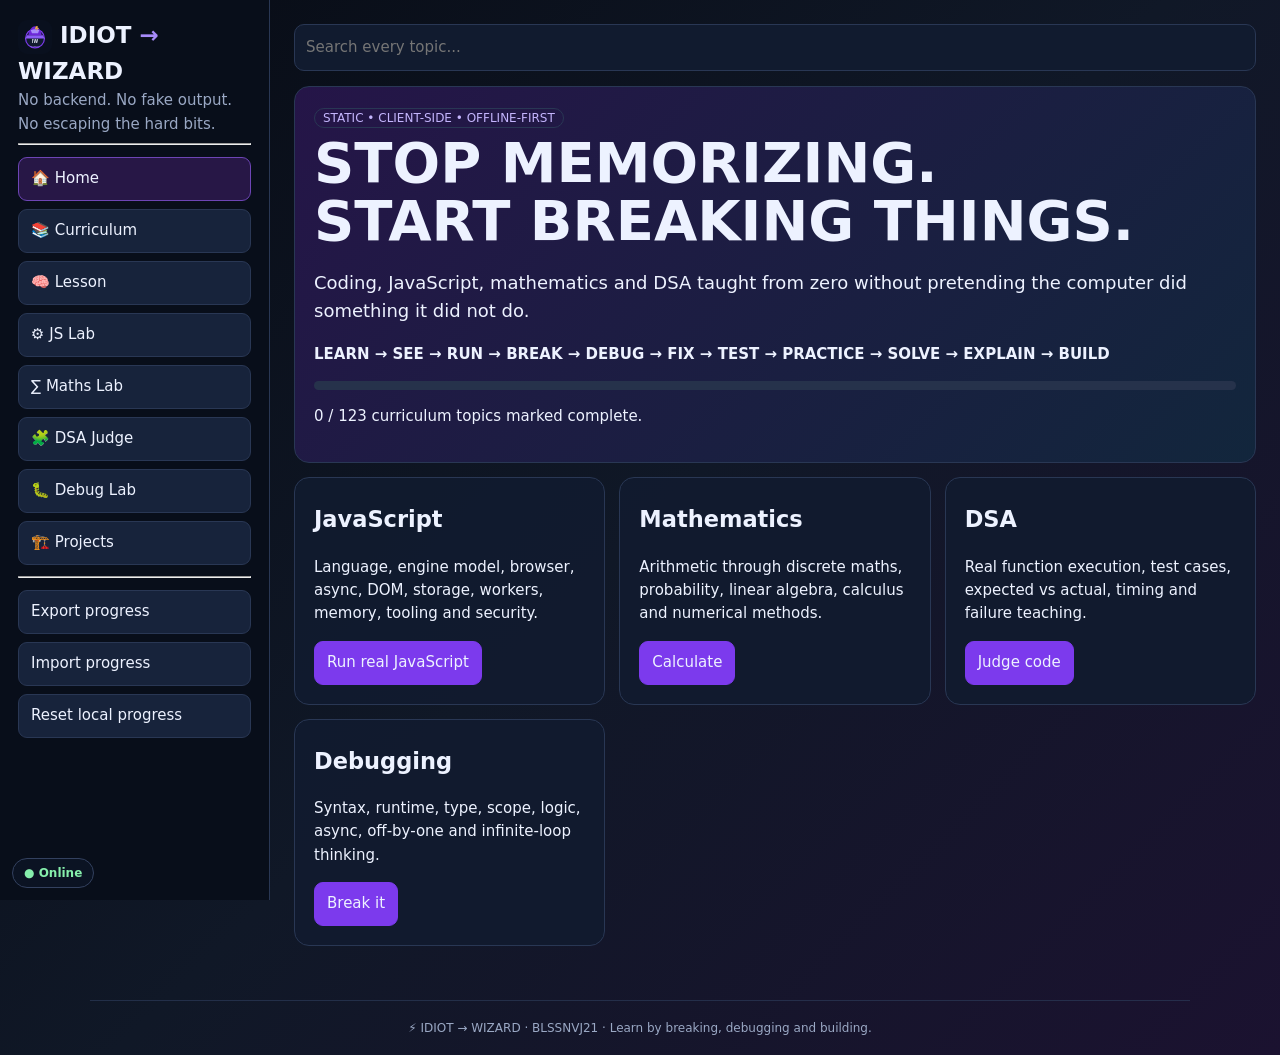
<file: index.html>
<!doctype html>
<html lang="en"><head>
<meta charset="utf-8"><meta name="viewport" content="width=device-width,initial-scale=1">
<meta name="description" content="IDIOT → WIZARD is an offline-first learning studio for JavaScript, mathematics, DSA, debugging and practical programming.">
<meta name="keywords" content="JavaScript, learn JavaScript, DSA, data structures, algorithms, mathematics, programming, debugging, coding practice, PWA">
<meta name="author" content="BLSSNVJ21">
<meta name="creator" content="BLSSNVJ21">
<meta name="application-name" content="IDIOT → WIZARD">
<meta name="robots" content="index,follow,max-image-preview:large,max-snippet:-1,max-video-preview:-1">
<meta name="referrer" content="strict-origin-when-cross-origin">
<meta property="og:type" content="website">
<meta property="og:site_name" content="IDIOT → WIZARD">
<meta property="og:url" content="https://shreebalaji767.github.io/idiot-wizard/">
<meta property="og:title" content="IDIOT → WIZARD — Learn JavaScript, Maths & DSA">
<meta property="og:description" content="Learn JavaScript, Maths & DSA by breaking, debugging and building.">
<meta property="og:image" content="https://shreebalaji767.github.io/idiot-wizard/icon.svg">
<meta name="twitter:card" content="summary">
<meta name="twitter:title" content="IDIOT → WIZARD — Learn JavaScript, Maths & DSA">
<meta name="twitter:description" content="Learn JavaScript, Maths & DSA by breaking, debugging and building.">
<meta name="twitter:image" content="https://shreebalaji767.github.io/idiot-wizard/icon.svg">
<meta name="theme-color" content="#101827">
<link rel="canonical" href="https://shreebalaji767.github.io/idiot-wizard/">
<meta name="color-scheme" content="dark">
<script type="application/ld+json">{"@context":"https://schema.org","@type":"EducationalOrganization","name":"IDIOT → WIZARD","url":"https://shreebalaji767.github.io/idiot-wizard/","description":"Offline-first learning studio for JavaScript, mathematics, DSA, debugging and practical programming.","creator":{"@type":"Person","name":"BLSSNVJ21"}}</script>
<link rel="manifest" href="manifest.json">
<link rel="stylesheet" href="responsive.css">
<link rel="icon" href="icon.svg" type="image/svg+xml">
<link rel="apple-touch-icon" href="icon.svg">

<title>IDIOT → WIZARD — Learn JavaScript, Maths & DSA</title>
<style>
:root{--b:#09101e;--p:#111b2f;--p2:#17233b;--t:#edf2ff;--m:#9aa8c4;--a:#7c3aed;--g:#16a34a;--r:#dc2626;--l:#293754;--c:#070b14}
*{box-sizing:border-box}body{margin:0;background:linear-gradient(135deg,#070b14,#101827,#1b1230);color:var(--t);font:15px/1.55 system-ui,sans-serif}.app{display:grid;grid-template-columns:270px 1fr;min-height:100vh}.side{background:#080e1a;border-right:1px solid var(--l);padding:18px;position:sticky;top:0;height:100vh;overflow:auto}.logo{font-size:23px;font-weight:900}.logo i{color:#a78bfa;font-style:normal}.muted{color:var(--m)}nav button,.side>button{width:100%;text-align:left;margin:4px 0}.active{background:#271746;border-color:#6d45b5}button{background:var(--p2);color:var(--t);border:1px solid var(--l);padding:9px 12px;border-radius:9px;cursor:pointer}button:hover{filter:brightness(1.15)}.primary{background:var(--a);border-color:var(--a)}.main{padding:24px;max-width:1500px;width:100%;margin:auto}.top{display:flex;gap:8px;margin-bottom:15px}.search{flex:1;background:var(--p);color:var(--t);border:1px solid var(--l);border-radius:10px;padding:11px}.hero,.card{background:rgba(17,27,47,.9);border:1px solid var(--l);border-radius:15px;padding:19px;margin-bottom:14px}.hero{background:linear-gradient(135deg,#251548,#12263c)}h1{font-size:clamp(30px,5vw,56px);line-height:1.05;margin:4px 0 12px}h2{margin-top:5px}.grid{display:grid;grid-template-columns:repeat(auto-fit,minmax(260px,1fr));gap:14px}.grid .card{margin:0}.bar{height:9px;background:#26324b;border-radius:9px;overflow:hidden}.fill{height:100%;background:linear-gradient(90deg,#7c3aed,#16a34a)}.topic{display:flex;gap:10px;padding:10px;border-bottom:1px solid #202c45}.topic small{display:block;color:var(--m)}.pill{font-size:12px;color:#c4b5fd;border:1px solid var(--l);border-radius:99px;padding:2px 8px}.lab{display:grid;grid-template-columns:1fr 1fr;gap:12px}.editor,.out{width:100%;min-height:340px;background:var(--c);color:#d1fae5;border:1px solid var(--l);border-radius:10px;padding:13px;font:13px/1.5 ui-monospace,monospace}.out{white-space:pre-wrap;overflow:auto}.err{color:#fecaca}.ok{color:#bbf7d0}.field{width:100%;padding:10px;background:#0b1323;color:var(--t);border:1px solid var(--l);border-radius:8px}.math{display:grid;grid-template-columns:repeat(auto-fit,minmax(230px,1fr));gap:12px}.result{white-space:pre-wrap;background:#090f1b;border:1px solid var(--l);border-radius:9px;padding:11px;margin-top:9px}.lesson p{max-width:900px}.lesson pre,pre{background:var(--c);border:1px solid var(--l);border-radius:8px;padding:12px;overflow:auto}.hidden{display:none!important}@media(max-width:850px){.app{display:block}.side{position:relative;height:auto;border:0;border-bottom:1px solid var(--l)}.main{padding:12px}.lab{grid-template-columns:1fr}}
.sr-only{position:absolute!important;width:1px!important;height:1px!important;padding:0!important;margin:-1px!important;overflow:hidden!important;clip:rect(0,0,0,0)!important;white-space:nowrap!important;border:0!important}</style><style id="responsive-idiot-wizard">
html{font-size:16px;scroll-behavior:smooth}html,body{min-width:0;max-width:100%;overflow-x:hidden}body{-webkit-text-size-adjust:100%;padding-bottom:env(safe-area-inset-bottom,0px)}img,svg,canvas,video,iframe{max-width:100%;height:auto}pre{max-width:100%;overflow:auto;-webkit-overflow-scrolling:touch;white-space:pre-wrap;overflow-wrap:anywhere}table{display:block;max-width:100%;overflow-x:auto;-webkit-overflow-scrolling:touch}button,input,select,textarea{font:inherit;max-width:100%}textarea{resize:vertical}
@media(max-width:850px){
 .app{display:block!important}
 .side{position:sticky!important;top:0!important;z-index:50;height:auto!important;max-height:46vh!important;overflow:auto!important;border-right:0!important;border-bottom:1px solid var(--l)!important;padding:12px!important}
 .side nav{display:grid;grid-template-columns:repeat(2,minmax(0,1fr));gap:6px}
 .side nav button,.side>button{margin:0!important;min-height:44px}
 .main{max-width:none!important;width:100%!important;padding:12px!important}
 .top{position:sticky;top:0;z-index:40;background:rgba(9,16,30,.94);padding:6px 0}
 .grid,.math{grid-template-columns:1fr!important}
 .lab{grid-template-columns:1fr!important}
 .editor,.out{min-height:260px!important}
}
@media(max-width:600px){
 body{font-size:14px}.side{max-height:52vh!important}.logo{font-size:20px}.main{padding:10px!important}
 h1{font-size:clamp(28px,10vw,42px)!important}h2{font-size:22px}.hero,.card{padding:14px!important;border-radius:12px!important}
 button,.field,input,select,textarea{min-height:44px}.search{min-height:44px}.editor,.out{min-height:220px!important;font-size:12px!important;padding:10px!important}
}
@media(max-width:380px){.side nav{grid-template-columns:1fr}.main{padding:8px!important}.hero,.card{padding:12px!important}}
</style></head><body>
<div class="app"><aside class="side"><div class="logo">IDIOT <i>→</i> WIZARD</div><div class="muted">No backend. No fake output. No escaping the hard bits.</div><hr>
<nav id="nav" aria-label="Primary navigation"></nav><hr><button id="export">Export progress</button><button id="import">Import progress</button><input id="file" type="file" accept=".json" hidden><button id="reset">Reset local progress</button></aside>
<main class="main"><div class="top"><label class="sr-only" for="search">Search every topic</label><input id="search" class="search" aria-label="Search every topic" placeholder="Search every topic..."></div><div id="view"></div></main></div>
<script>
const C={
JavaScript:[
["Programming foundations","values, expressions, statements, comments, strict mode, variables, let, const, var"],
["Types","undefined, null, boolean, number, bigint, string, symbol, object, typeof, primitives, references"],
["Operators","arithmetic, comparison, equality, logical, nullish coalescing, optional chaining, assignment, precedence"],
["Control flow","if, else, switch, ternary, while, do while, for, for of, for in, break, continue"],
["Functions","declarations, expressions, arrows, parameters, defaults, rest, return, callbacks, higher-order functions"],
["Scope and closures","lexical scope, block scope, function scope, hoisting, TDZ, closures, execution contexts"],
["Arrays","indexing, mutation, iteration, map, filter, reduce, find, some, every, sort, slice, splice, flat"],
["Strings and Unicode","UTF-16, code units, code points, graphemes, normalization, search, split, join, templates"],
["Objects","properties, computed keys, descriptors, spread, destructuring, getters, setters, property lookup"],
["this and classes","this binding, call, apply, bind, constructors, class fields, private fields, extends, super, static"],
["Numbers and Math","IEEE-754, NaN, Infinity, rounding, precision, Math, BigInt pitfalls"],
["Regular expressions","patterns, classes, groups, captures, lookarounds, flags, replace, exec"],
["Map and Set","Map, Set, WeakMap, WeakSet, iteration, equality, use cases"],
["Iterators and generators","iterator protocol, iterable protocol, generators, yield, delegation"],
["Symbols","symbols, well-known symbols, meta-programming hooks"],
["Errors","Error, TypeError, ReferenceError, SyntaxError, RangeError, throw, try catch finally"],
["Callbacks and timers","call stack, callbacks, timers, task queues, error propagation"],
["Promises","states, chaining, catch, finally, all, allSettled, race, any, rejection"],
["async and await","await, concurrency, sequential work, cancellation patterns, async errors"],
["Event loop","tasks, microtasks, rendering, queue ordering, scheduling"],
["Modules","ES modules, import/export, default/named exports, dynamic import, module graphs"],
["DOM","document, selectors, nodes, attributes, text, creation, removal, traversal"],
["Events","capture, target, bubble, delegation, passive listeners, custom events"],
["Forms","FormData, validation, input, change, submit, serialization"],
["Fetch and HTTP","requests, methods, headers, status codes, JSON, AbortController, CORS concepts"],
["Storage","localStorage, sessionStorage, serialization, quotas"],
["IndexedDB","databases, object stores, keys, transactions, indexes, async requests"],
["Web Workers","messages, worker errors, isolation, transferable objects"],
["Service workers and PWA","install, activate, fetch, Cache API, offline strategies"],
["Streams","ReadableStream, WritableStream, TransformStream, backpressure"],
["Web Crypto","randomness, digest, keys, security boundaries, password hashing limits"],
["WebSocket and WebRTC","persistent messaging, signaling, peer connections, data channels"],
["Intl","NumberFormat, DateTimeFormat, Collator, plural rules, localization"],
["Memory and garbage collection","reachability, garbage collection, leaks, profiling"],
["Proxy and Reflect","traps, invariants, reflection, meta-programming"],
["Typed arrays","ArrayBuffer, DataView, typed arrays, endianness, binary data"],
["Atomics and SharedArrayBuffer","shared memory, synchronization, races"],
["Node.js","runtime, process, fs, path, streams, events, HTTP server concepts"],
["npm and tooling","package.json, semver, dependencies, bundlers, linters, formatters, source maps"],
["Testing","assertions, unit, integration, fixtures, mocks, property-based thinking"],
["Performance","profiling, allocations, DOM cost, batching, debounce, throttle"],
["Security","XSS, injection, CSP, URL validation, dependency risk"]
],
Mathematics:[
["Arithmetic","integers, fractions, decimals, percentages, ratios, proportions, order of operations"],
["Factors and primes","divisibility, primes, composites, factorization, divisors, sieve"],
["GCD and LCM","Euclidean algorithm, extended Euclid, Bezout identity"],
["Modular arithmetic","congruence, addition, multiplication, powers, inverse, fast exponentiation"],
["Number theory","Fermat, Euler phi, CRT concepts, parity, divisibility proofs"],
["Algebra","expressions, equations, inequalities, absolute value, systems"],
["Functions","domain, range, composition, inverse, piecewise functions, graphs"],
["Sequences and series","arithmetic, geometric, sums, recurrence relations"],
["Exponents and logarithms","laws, roots, logarithms, change of base, growth"],
["Logic","propositions, truth tables, implication, equivalence, predicates, quantifiers"],
["Sets","union, intersection, difference, Cartesian product, power sets"],
["Relations","equivalence relations, partial orders, functions as relations"],
["Proof","direct proof, contradiction, contrapositive, induction, invariants"],
["Counting","sum rule, product rule, permutations, combinations, pigeonhole"],
["Recurrences","linear recurrences, recursion trees, substitution, Master theorem intuition"],
["Probability","sample spaces, conditional probability, Bayes, independence, expectation"],
["Random variables","PMF/PDF concepts, expectation, variance, covariance"],
["Distributions","Bernoulli, binomial, geometric, Poisson, normal, uniform"],
["Statistics","mean, median, mode, variance, standard deviation, quantiles, correlation"],
["Vectors","addition, scalar multiplication, dot product, norm, projection"],
["Matrices","operations, transpose, determinant, inverse, rank"],
["Linear systems","Gaussian elimination, row reduction, consistency"],
["Eigenvalues","characteristic polynomial, eigenvectors, diagonalization intuition"],
["Geometry","distance, lines, circles, polygons, coordinate geometry"],
["Trigonometry","radians, sine, cosine, tangent, identities, inverse trig"],
["Limits","continuity, algebraic limits, numerical approximation"],
["Derivatives","rules, chain rule, gradients, rates of change, optimization"],
["Integrals","antiderivatives, definite integrals, numerical integration"],
["Numerical methods","bisection, Newton-Raphson, finite differences, numerical error"],
["Optimization","local/global minima, convexity intuition, gradient methods"],
["Graph mathematics","vertices, edges, degree, paths, cycles, connectivity"],
["Binary and hexadecimal","bases, conversion, two's complement, bit representation"],
["Bitwise mathematics","masks, shifts, XOR, parity, powers of two"]
],
DSA:[
["Complexity","Big O, Omega, Theta, worst, average, best, amortized analysis"],
["Arrays","access, insertion, deletion, prefix sums, difference arrays"],
["Two pointers","opposite ends, fast/slow pointers, partitioning"],
["Sliding window","fixed and variable windows, frequency state"],
["Kadane algorithm","maximum subarray and invariant reasoning"],
["Strings","frequency tables, hashing, palindrome, anagrams"],
["Pattern matching","naive, KMP, Z algorithm, Rabin-Karp"],
["Linked lists","singly, doubly, circular, reversal, merging, cycle detection"],
["Stacks","LIFO, parsing, monotonic stacks, next greater element"],
["Queues and deques","FIFO, circular queues, monotonic deque"],
["Hashing","hash tables, collisions, load factor, maps and sets"],
["Heaps","min heap, max heap, heapify, priority queue"],
["Trees","traversals, recursion, height, balanced vs skewed"],
["BST","search, insertion, deletion, invariants"],
["AVL and red-black trees","rotations, balancing, complexity"],
["Tries","prefix search, autocomplete, string storage"],
["Fenwick tree","prefix aggregation and point updates"],
["Segment tree","range queries, updates, lazy propagation"],
["Graphs","adjacency list, matrix, directed, undirected, weighted"],
["BFS and DFS","traversal, components, parent trees, cycle detection"],
["Topological sorting","DAG ordering, Kahn, DFS ordering"],
["Shortest paths","Dijkstra, Bellman-Ford, Floyd-Warshall"],
["Minimum spanning tree","Kruskal, Prim, cut intuition"],
["Disjoint set union","union-find, path compression, union by size/rank"],
["Strongly connected components","Kosaraju, Tarjan concepts"],
["Bridges and articulation points","low-link values and graph vulnerability"],
["Brute force","systematic enumeration and pruning"],
["Divide and conquer","merge sort, quicksort, recurrence reasoning"],
["Greedy algorithms","exchange arguments, interval scheduling, heaps"],
["Backtracking","state, choice, constraint, undo"],
["Dynamic programming","state, transition, base case, memoization, tabulation"],
["Bitmask DP","subset states and transitions"],
["Randomized algorithms","random pivots, hashing, probability intuition"],
["Advanced graphs","flow, min-cut, matching, Euler/Hamilton concepts"],
["Advanced strings","rolling hash, suffix concepts, suffix array/tree concepts"],
["Computational geometry","orientation, cross product, intersections, convex hull"],
["Range and offline queries","sweep line, prefix methods, Mo's algorithm concept"],
["Advanced DP","digit DP, tree DP, interval DP, optimization patterns"]
],
Engineering:[
["Debugging","reproduce, isolate, classify, inspect, hypothesis, fix, regression test"],
["Testing strategy","unit, integration, end-to-end, edge cases, negative tests"],
["Property thinking","invariants, properties, randomized inputs, counterexamples"],
["Benchmarking","warmup, repetitions, variance, realistic workloads"],
["Code review","correctness, clarity, complexity, security, maintainability"],
["Git","working tree, staging, commits, branches, merge, rebase"],
["Accessibility","semantic HTML, keyboard access, labels, contrast, focus"],
["Web performance","network, parsing, layout, paint, caching, lazy work"],
["Architecture","separation of concerns, modules, boundaries, state management"],
["Capstones","calculator, parser, visualizer, graph tool, offline app"]
]};
const NAV=[["home","🏠 Home"],["curriculum","📚 Curriculum"],["lesson","🧠 Lesson"],["js","⚙️ JS Lab"],["math","∑ Maths Lab"],["dsa","🧩 DSA Judge"],["debug","🐛 Debug Lab"],["projects","🏗️ Projects"]];
let S={page:"home",done:JSON.parse(localStorage.getItem("iw_done")||"{}")};
function esc(x){return String(x).replace(/[&<>"]/g,function(c){return {"&":"&amp;","<":"&lt;",">":"&gt;",'"':"&quot;"}[c]})}
function save(){localStorage.setItem("iw_done",JSON.stringify(S.done))}
function go(p){S.page=p;render()}
window.go=go;
function nav(){document.querySelector("#nav").innerHTML=NAV.map(function(n){return '<button class="'+(S.page===n[0]?"active":"")+'" onclick="go(\''+n[0]+'\')">'+n[1]+'</button>'}).join("")}
function count(){let a=0,d=0;Object.values(C).forEach(function(xs){a+=xs.length;xs.forEach(function(x){if(S.done[x[0]])d++})});return [d,a,Math.round(100*d/a)]}
function home(){let q=count();return '<section class="hero"><span class="pill">STATIC • CLIENT-SIDE • OFFLINE-FIRST</span><h1>STOP MEMORIZING.<br>START BREAKING THINGS.</h1><p style="font-size:18px">Coding, JavaScript, mathematics and DSA taught from zero without pretending the computer did something it did not do.</p><p><b>LEARN → SEE → RUN → BREAK → DEBUG → FIX → TEST → PRACTICE → SOLVE → EXPLAIN → BUILD</b></p><div class="bar"><div class="fill" style="width:'+q[2]+'%"></div></div><p>'+q[0]+' / '+q[1]+' curriculum topics marked complete.</p></section><div class="grid"><div class="card"><h2>JavaScript</h2><p>Language, engine model, browser, async, DOM, storage, workers, memory, tooling and security.</p><button class="primary" onclick="go(\'js\')">Run real JavaScript</button></div><div class="card"><h2>Mathematics</h2><p>Arithmetic through discrete maths, probability, linear algebra, calculus and numerical methods.</p><button class="primary" onclick="go(\'math\')">Calculate</button></div><div class="card"><h2>DSA</h2><p>Real function execution, test cases, expected vs actual, timing and failure teaching.</p><button class="primary" onclick="go(\'dsa\')">Judge code</button></div><div class="card"><h2>Debugging</h2><p>Syntax, runtime, type, scope, logic, async, off-by-one and infinite-loop thinking.</p><button class="primary" onclick="go(\'debug\')">Break it</button></div></div>'}
function curriculum(){let search=(document.querySelector("#search").value||"").toLowerCase(),h='<div class="hero"><h1>Full curriculum map</h1><p>Every listed topic is a teachable target. Check it only when you can explain it and use it.</p></div>';Object.keys(C).forEach(function(area){h+='<section class="card"><h2>'+area+'</h2>';C[area].forEach(function(x){if(search&&!(area+" "+x[0]+" "+x[1]).toLowerCase().includes(search))return;let id=area+"::"+x[0];h+='<label class="topic"><input type="checkbox" '+(S.done[id]?"checked":"")+' data-id="'+esc(id)+'"><span><b>'+esc(x[0])+'</b><small>'+esc(x[1])+'</small></span></label>'});h+='</section>'});return h}
const mini={
"Programming foundations":["A program is a precise recipe. Values are ingredients, expressions are little machines producing values, and statements tell the machine to do something.","Idiot version: the computer is a very fast intern with zero ability to infer what you meant. Give it exact instructions.","Practice by changing one thing, predicting the result, then running it."],
"Complexity":["Complexity describes how resource use grows as input grows. O(n) means linear growth; O(log n) means the search space is repeatedly reduced.","Idiot version: one potato is easy. A thousand potatoes is where your algorithm reveals its personality.","Measure real code too: Big O is a model, not a stopwatch."],
"Proof":["A proof is a chain of justified statements. Direct proof, contradiction, contrapositive and induction are core tools.","Idiot version: you are not allowed to say 'trust me bro'.","Programming connection: invariants explain why loops and algorithms remain correct."],
"Debugging":["First reproduce. Then isolate. Then classify the failure. Then inspect values and control flow. Form a hypothesis, make the smallest fix, and run regression tests.","Idiot version: do not punch the computer. Interrogate it.","A stack trace is evidence, not an insult."]
};
function lesson(){return '<section class="card lesson"><span class="pill">IDIOT → WIZARD</span><h1>Full Teaching System</h1><p>Every JavaScript, Mathematics and DSA topic is taught with an idiot explanation, precise rule, practice task, trap and mastery check.</p><a class="primary" style="display:inline-block;text-decoration:none" href="learn.html">Open the full curriculum →</a> <a class="primary" style="display:inline-block;text-decoration:none;margin-left:8px" href="practical.html">Open the real practical lab →</a></section>'}
function jsLab(){return '<section class="hero"><h1>JavaScript Lab</h1><p>Code executes inside a sandboxed Web Worker. Console output and errors come from the browser.</p></section><div class="lab"><div><textarea id="jscode" class="editor">console.log("Hello, wizard");\nconst nums=[1,2,3,4,5];\nconsole.log("sum =",nums.reduce((a,b)=>a+b,0));</textarea><p><button class="primary" id="runjs">▶ Run</button> <button id="stopjs">■ Stop</button> <button id="clearjs">Clear</button> <button id="asyncjs">Async example</button> <button id="badjs">Break it</button></p></div><div id="jsout" class="out">Ready.</div></div><section class="card" id="teacher"><b>Error teacher:</b> Run something wrong and I will classify the failure.</section>'}
function setupJS(){let w=null,code=document.querySelector("#jscode"),out=document.querySelector("#jsout"),teach=document.querySelector("#teacher");function stop(){if(w)w.terminate();w=null}document.querySelector("#runjs").onclick=function(){stop();out.className="out";out.textContent="Running...";let src='self.console={log:function(){postMessage({t:"log",v:[...arguments]})},warn:function(){postMessage({t:"warn",v:[...arguments]})},error:function(){postMessage({t:"error",v:[...arguments]})}};self.onmessage=async function(e){try{let AF=Object.getPrototypeOf(async function(){}).constructor;let r=await new AF(e.data)();postMessage({t:"done",v:r})}catch(x){postMessage({t:"err",n:x.name,m:x.message,s:x.stack})}}';w=new Worker(URL.createObjectURL(new Blob([src],{type:"text/javascript"})));w.onmessage=function(e){let m=e.data;if(m.t==="log"||m.t==="warn"||m.t==="error"){out.textContent+=(out.textContent==="Running..."?"":"\n")+m.t.toUpperCase()+": "+m.v.map(function(x){return typeof x==="object"?JSON.stringify(x):String(x)}).join(" ")}else if(m.t==="done"){out.textContent+="\nDONE";out.className="out ok"}else{out.textContent="✖ "+m.n+": "+m.m+"\n\n"+m.s;out.className="out err";teach.innerHTML="<b>Error teacher:</b> "+teachError(m.n,m.m)}};w.postMessage(code.value)};document.querySelector("#stopjs").onclick=function(){stop();out.textContent="Stopped."};document.querySelector("#clearjs").onclick=function(){out.textContent=""};document.querySelector("#asyncjs").onclick=function(){code.value='console.log("A");\nPromise.resolve().then(()=>console.log("microtask"));\nsetTimeout(()=>console.log("task"),0);\nconsole.log("B");'};document.querySelector("#badjs").onclick=function(){code.value='const n=42;\nconsole.log(n.toUpperCase());'}}
function teachError(n,m){if(n==="SyntaxError")return"Syntax error: the parser cannot understand the program. Check brackets, quotes, punctuation and keywords.";if(n==="ReferenceError")return"Reference error: the name is unavailable in this scope. Check spelling, declaration and TDZ.";if(n==="TypeError")return"Type error: the value does not support that operation. Inspect typeof and the actual value.";return"Runtime failure: read the first useful stack frame, identify the operation that failed, inspect inputs, then make the smallest fix."}
function mathLab(){return '<section class="hero"><h1>Maths Lab</h1><p>Actual calculations: the browser computes these results.</p></section><div class="math"><section class="card"><h2>GCD / LCM</h2><input id="ga" class="field" value="84"><input id="gb" class="field" value="30" style="margin-top:7px"><button class="primary" onclick="calcGcd()">Calculate</button><div id="gr" class="result"></div></section><section class="card"><h2>Prime / factors</h2><input id="pn" class="field" value="360"><button class="primary" onclick="calcPrime()">Calculate</button><div id="pr" class="result"></div></section><section class="card"><h2>n choose k</h2><input id="nn" class="field" value="10"><input id="nk" class="field" value="3" style="margin-top:7px"><button class="primary" onclick="calcComb()">Calculate</button><div id="nr" class="result"></div></section><section class="card"><h2>Quadratic</h2><input id="qa" class="field" value="1"><input id="qb" class="field" value="-5" style="margin-top:7px"><input id="qc" class="field" value="6" style="margin-top:7px"><button class="primary" onclick="calcQuad()">Solve</button><div id="qr" class="result"></div></section><section class="card"><h2>Modular power</h2><input id="ma" class="field" value="7"><input id="mb" class="field" value="128" style="margin-top:7px"><input id="mm" class="field" value="13" style="margin-top:7px"><button class="primary" onclick="calcMod()">Calculate</button><div id="mr" class="result"></div></section><section class="card"><h2>Statistics</h2><input id="st" class="field" value="2,4,4,7,9,10"><button class="primary" onclick="calcStats()">Calculate</button><div id="sr" class="result"></div></section><section class="card"><h2>2×2 matrix</h2><input id="mx" class="field" value="1,2,3,4"><button class="primary" onclick="calcMatrix()">Calculate</button><div id="xr" class="result"></div></section><section class="card"><h2>Binary / hex / bitwise</h2><input id="bi" class="field" value="42"><button class="primary" onclick="calcBits()">Convert</button><div id="br" class="result"></div></section></div>'}
function igcd(a,b){a=Math.abs(a);b=Math.abs(b);while(b){let t=a%b;a=b;b=t}return a}
function calcGcd(){let a=+ga.value,b=+gb.value,g=igcd(a,b);gr.textContent="gcd = "+g+"\nlcm = "+(g?Math.abs(a/g*b):0)}
function isprime(n){if(n<2||!Number.isInteger(n))return false;for(let i=2;i*i<=n;i++)if(n%i===0)return false;return true}
function calcPrime(){let n=+pn.value,o=n,f=[];for(let d=2;d*d<=n;d++)while(n%d===0){f.push(d);n/=d}if(n>1)f.push(n);pr.textContent="prime = "+isprime(o)+"\nfactors = "+(f.join(" × ")||"none")}
function calcComb(){let n=+nn.value,k=+nk.value;if(!Number.isInteger(n)||!Number.isInteger(k)||n<0||k<0||k>n)return nr.textContent="Invalid n or k";k=Math.min(k,n-k);let r=1;for(let i=1;i<=k;i++)r=r*(n-k+i)/i;nr.textContent="C(n,k) = "+r}
function calcQuad(){let a=+qa.value,b=+qb.value,c=+qc.value,d=b*b-4*a*c;if(!a)return qr.textContent=b?"x = "+(-c/b):"Not an equation";if(d<0)return qr.textContent="No real roots. Discriminant = "+d;qr.textContent="x1 = "+((-b+Math.sqrt(d))/(2*a))+"\nx2 = "+((-b-Math.sqrt(d))/(2*a))}
function calcMod(){try{let a=BigInt(ma.value),b=BigInt(mb.value),m=BigInt(mm.value),r=1n;a=((a%m)+m)%m;while(b){if(b%2n)r=r*a%m;a=a*a%m;b/=2n}mr.textContent=String(r)}catch(e){mr.textContent=e.message}}
function calcStats(){let a=st.value.split(",").map(Number).filter(Number.isFinite).sort((x,y)=>x-y);if(!a.length)return sr.textContent="No numbers";let mean=a.reduce((x,y)=>x+y,0)/a.length;let med=a.length%2?a[a.length>>1]:(a[a.length/2-1]+a[a.length/2])/2;sr.textContent="n = "+a.length+"\nmean = "+mean+"\nmedian = "+med+"\nmin = "+a[0]+"\nmax = "+a[a.length-1]}
function calcMatrix(){let a=mx.value.split(",").map(Number);if(a.length!==4)return xr.textContent="Enter 4 numbers";let d=a[0]*a[3]-a[1]*a[2];xr.textContent="det = "+d+(d?"\ninverse = [["+a[3]/d+","+(-a[1]/d)+"],["+(-a[2]/d)+","+a[0]/d+"]]":"\nNo inverse: singular matrix")}
function calcBits(){let n=BigInt(bi.value);br.textContent="decimal = "+n+"\nbinary = "+n.toString(2)+"\nhex = 0x"+n.toString(16)+"\nlow bit = "+(n&1n)+"\nleft shift 1 = "+(n<<1n)}
function dsaLab(){return '<section class="hero"><h1>DSA Judge</h1><p>Real execution against visible tests. Because this is static, tests are intentionally not advertised as secret.</p></section><section class="card"><h2>Challenge: maximum subarray</h2><p>Write <code>maxSubarray(a)</code>. Return the largest sum of a non-empty contiguous subarray.</p><textarea id="dcode" class="editor">function maxSubarray(a){\n let best=a[0],cur=a[0];\n for(let i=1;i<a.length;i++){cur=Math.max(a[i],cur+a[i]);best=Math.max(best,cur)}\n return best;\n}</textarea><p><button class="primary" id="rund">Run tests</button> <button id="breakd">Break it</button></p><div id="dout" class="result">No tests yet.</div></section>'}
function setupDsa(){document.querySelector("#rund").onclick=function(){try{let f=new Function(document.querySelector("#dcode").value+";return maxSubarray")(),tests=[[[1],1],[[-2,1,-3,4,-1,2,1,-5,4],6],[[-5,-2,-8],-2],[[5,4,-1,7,8],23],[[0,0,0],0]],pass=0,lines=[];tests.forEach(function(t){let st=performance.now(),got=f(t[0].slice()),ms=performance.now()-st,ok=Object.is(got,t[1]);if(ok)pass++;lines.push((ok?"✓":"✖")+" input="+JSON.stringify(t[0])+" expected="+t[1]+" actual="+got+" time="+ms.toFixed(3)+"ms")});dout.textContent=lines.join("\n")+"\n\n"+pass+"/"+tests.length+" passed";dout.className="result "+(pass===tests.length?"ok":"err")}catch(e){dout.textContent=e.name+": "+e.message+"\n"+e.stack;dout.className="result err"}};document.querySelector("#breakd").onclick=function(){document.querySelector("#dcode").value=document.querySelector("#dcode").value.replace("cur+a[i]","cur-a[i]")}}
function debug(){return '<section class="hero"><h1>Debugging Lab</h1><p>Do not panic. Classify the corpse.</p></section><div class="grid">'+[["Syntax","const x = 3\\nconsole.log(x","Parser cannot build a valid program. Check punctuation and delimiters."],["Reference","console.log(total)\\nlet total=10","The name is unavailable at that point; declarations and TDZ matter."],["Type","(42).toUpperCase()","The value is a number, not a string. Inspect the type and API."],["Logic","function even(n){return n%2===1}","It runs. It is wrong. Tests catch this."],["Off-by-one","for(let i=0;i<=arr.length;i++)","The final valid index is length-1."],["Infinite loop","while(i<10){console.log(i)}","The loop condition never changes because progress is missing."]].map(function(x){return '<section class="card"><h2>'+x[0]+'</h2><pre>'+x[1]+'</pre><p>'+x[2]+'</p></section>'}).join("")+'</div>'}
function projects(){let p=["Expression parser","Sorting visualizer","Graph traversal explorer","Pathfinding tool","Autocomplete trie","LRU cache","Mini test runner","Statistics workbench","Matrix toolkit","Offline notes app","HTTP inspector mock","Algorithm benchmarker"];return '<section class="hero"><h1>Projects</h1><p>Build things that force the concepts to become real.</p></section><div class="grid">'+p.map(function(x,i){return '<section class="card"><span class="pill">PROJECT '+(i+1)+'</span><h2>'+x+'</h2><p>Requirements: design → implement → edge cases → tests → benchmark → explain complexity → refactor.</p></section>'}).join("")+'</div>'}
function render(){nav();let v=document.querySelector("#view");if(S.page==="home")v.innerHTML=home();else if(S.page==="curriculum")v.innerHTML=curriculum();else if(S.page==="lesson")v.innerHTML=lesson();else if(S.page==="js")v.innerHTML=jsLab();else if(S.page==="math")v.innerHTML=mathLab();else if(S.page==="dsa")v.innerHTML=dsaLab();else if(S.page==="debug")v.innerHTML=debug();else v.innerHTML=projects();if(S.page==="curriculum")document.querySelectorAll("[data-id]").forEach(function(x){x.onchange=function(){if(x.checked)S.done[x.dataset.id]=true;else delete S.done[x.dataset.id];save();render()}});if(S.page==="js")setupJS();if(S.page==="dsa")setupDsa()}
document.querySelector("#search").oninput=function(){if(S.page!=="curriculum")S.page="curriculum";render()};document.querySelector("#export").onclick=function(){let a=document.createElement("a");a.href=URL.createObjectURL(new Blob([JSON.stringify(S)],{type:"application/json"}));a.download="idiot-wizard-progress.json";a.click()};document.querySelector("#import").onclick=function(){document.querySelector("#file").click()};document.querySelector("#file").onchange=function(e){let f=e.target.files[0];if(!f)return;let r=new FileReader();r.onload=function(){try{let x=JSON.parse(r.result);S.done=x.done||{};save();render()}catch(_){alert("Invalid progress JSON")}};r.readAsText(f)};document.querySelector("#reset").onclick=function(){if(confirm("Erase local progress?")){S.done={};save();render()}};if("serviceWorker"in navigator)navigator.serviceWorker.register("service-worker.js").catch(function(){});render();
</script><script src="pwa.js"></script>
</body></html>
</file>
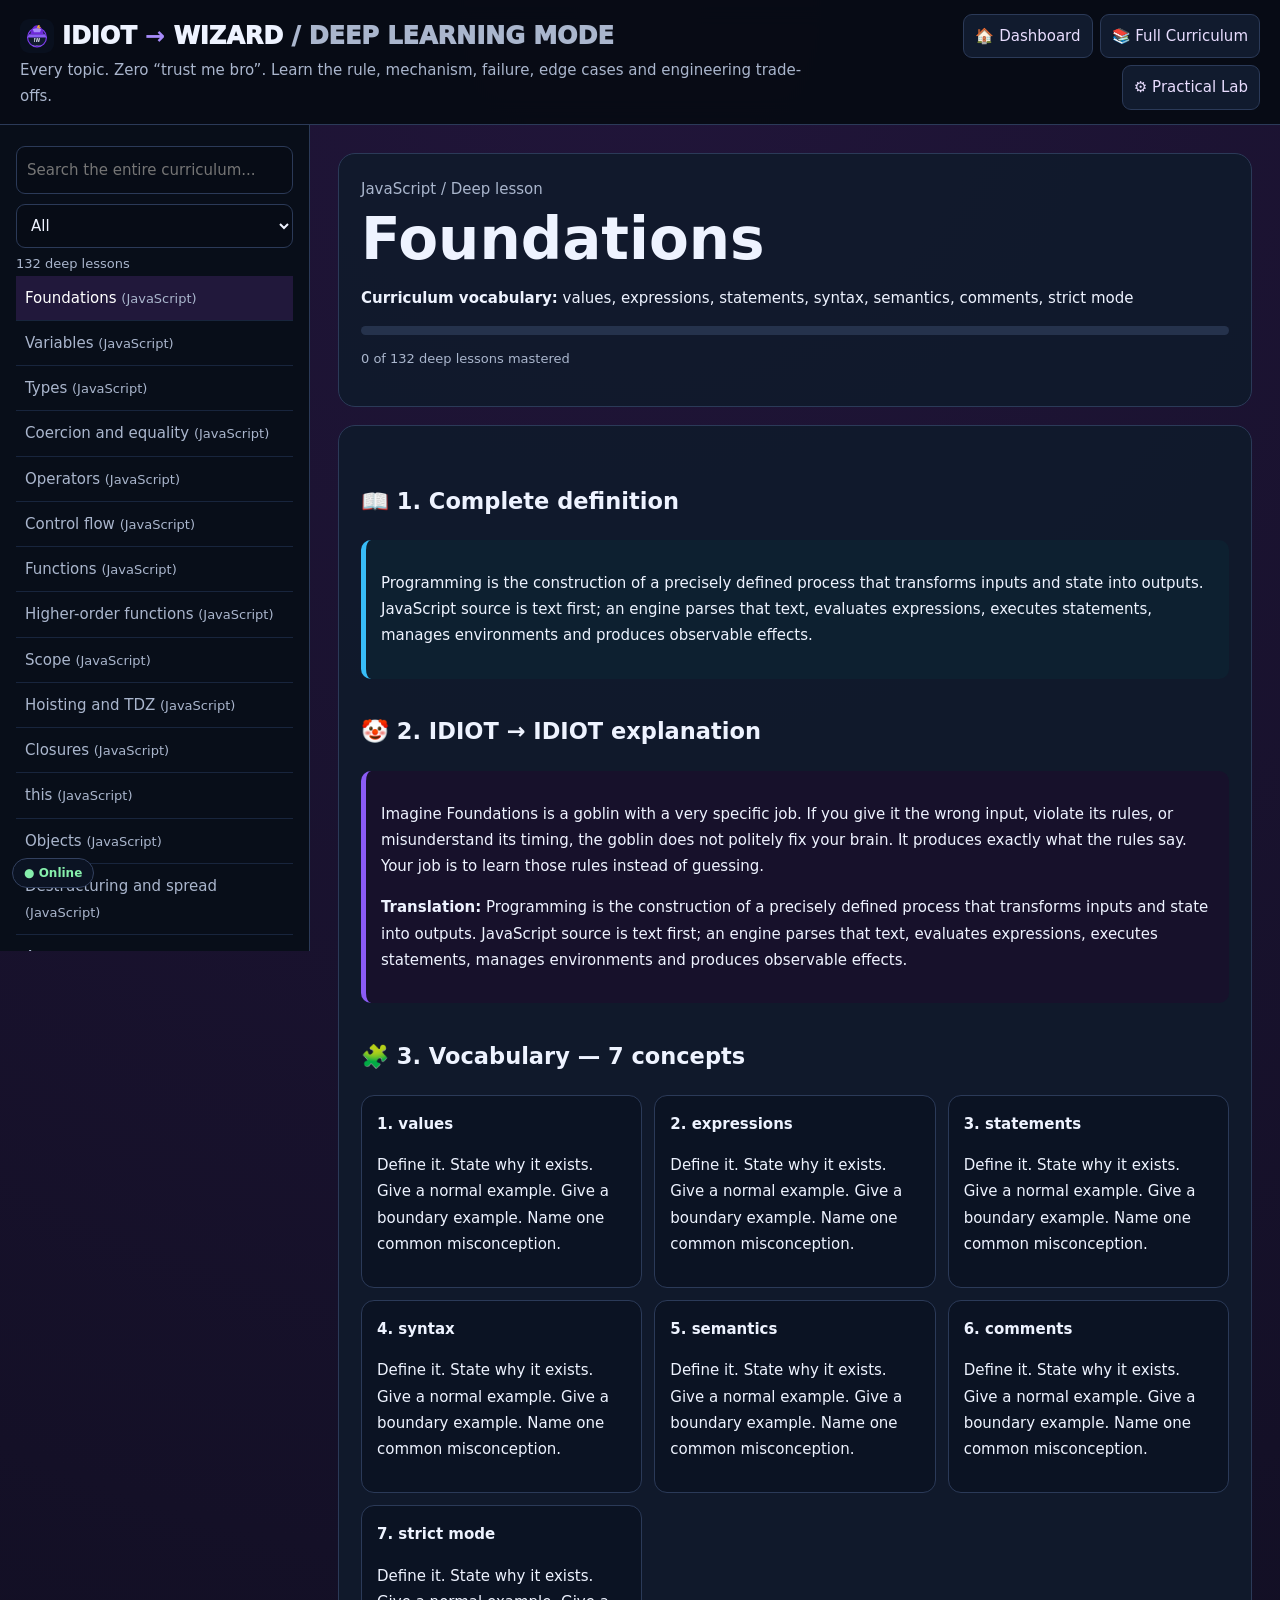
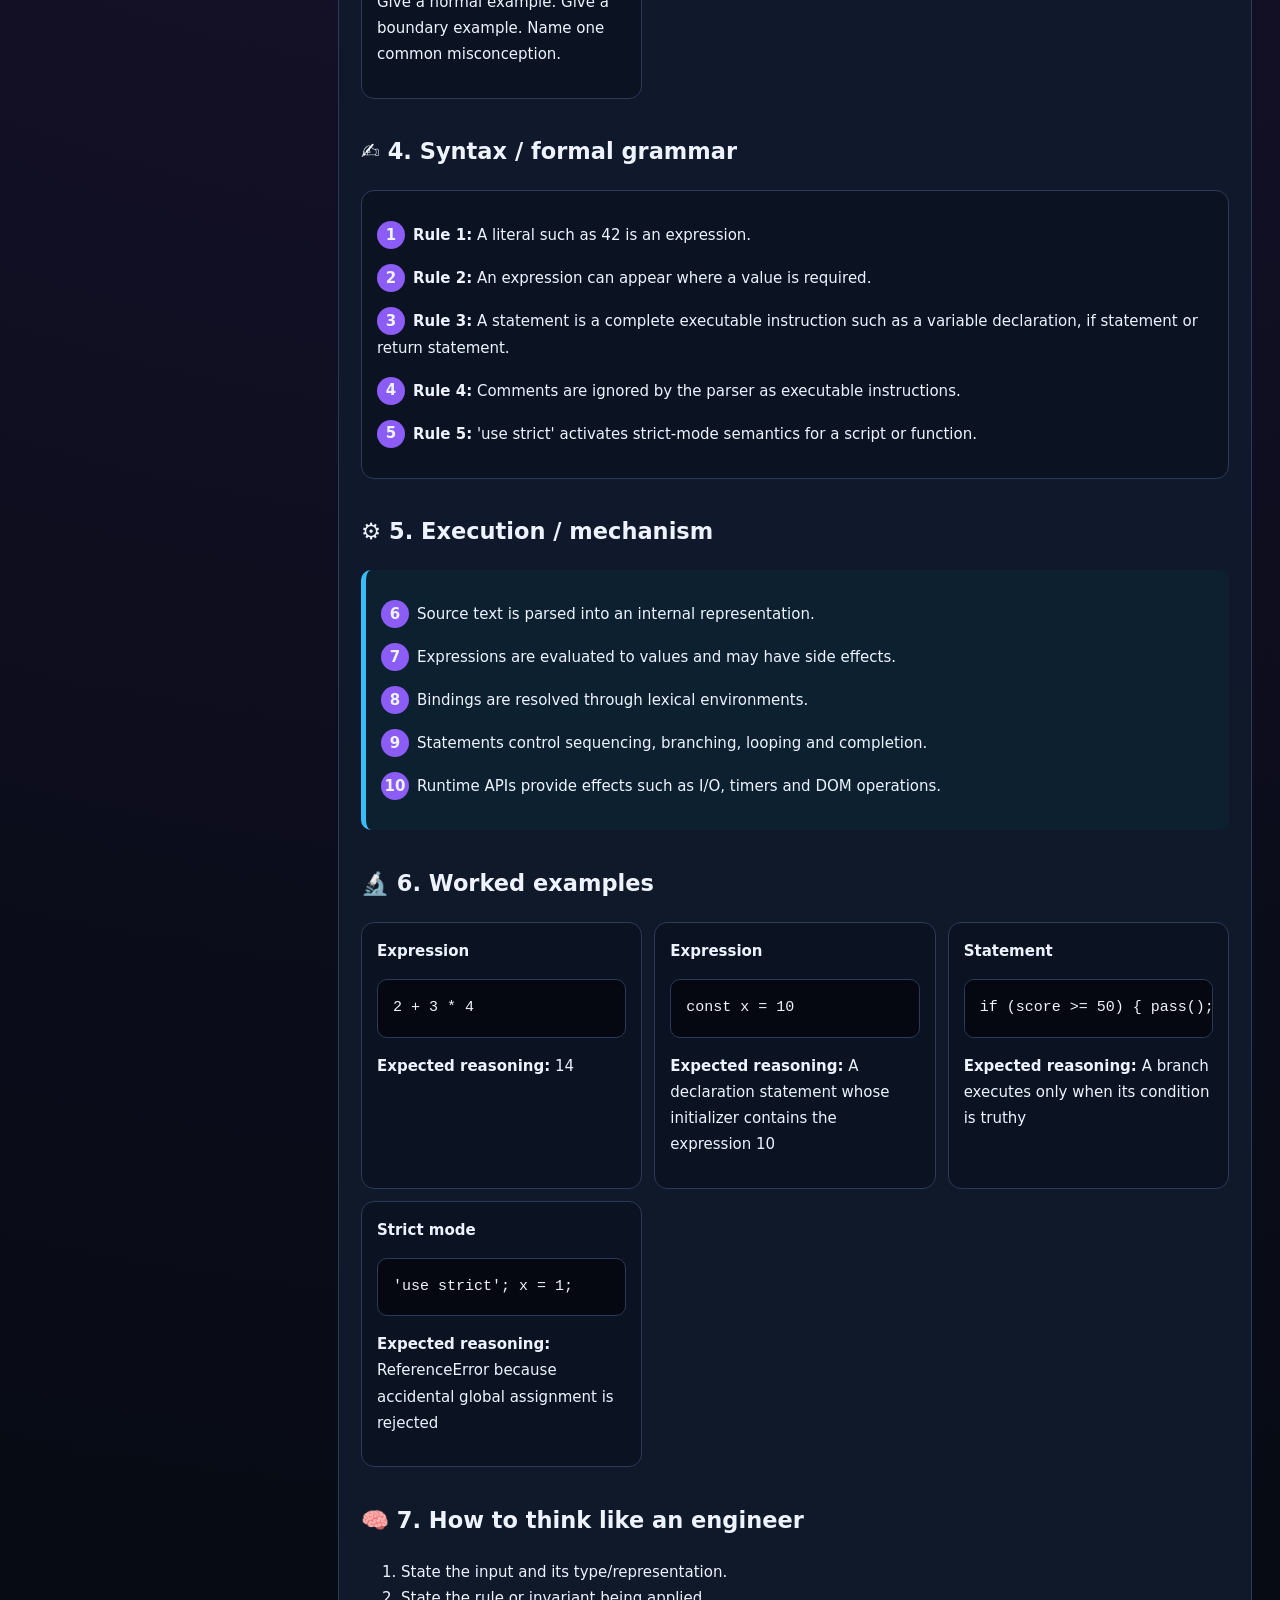
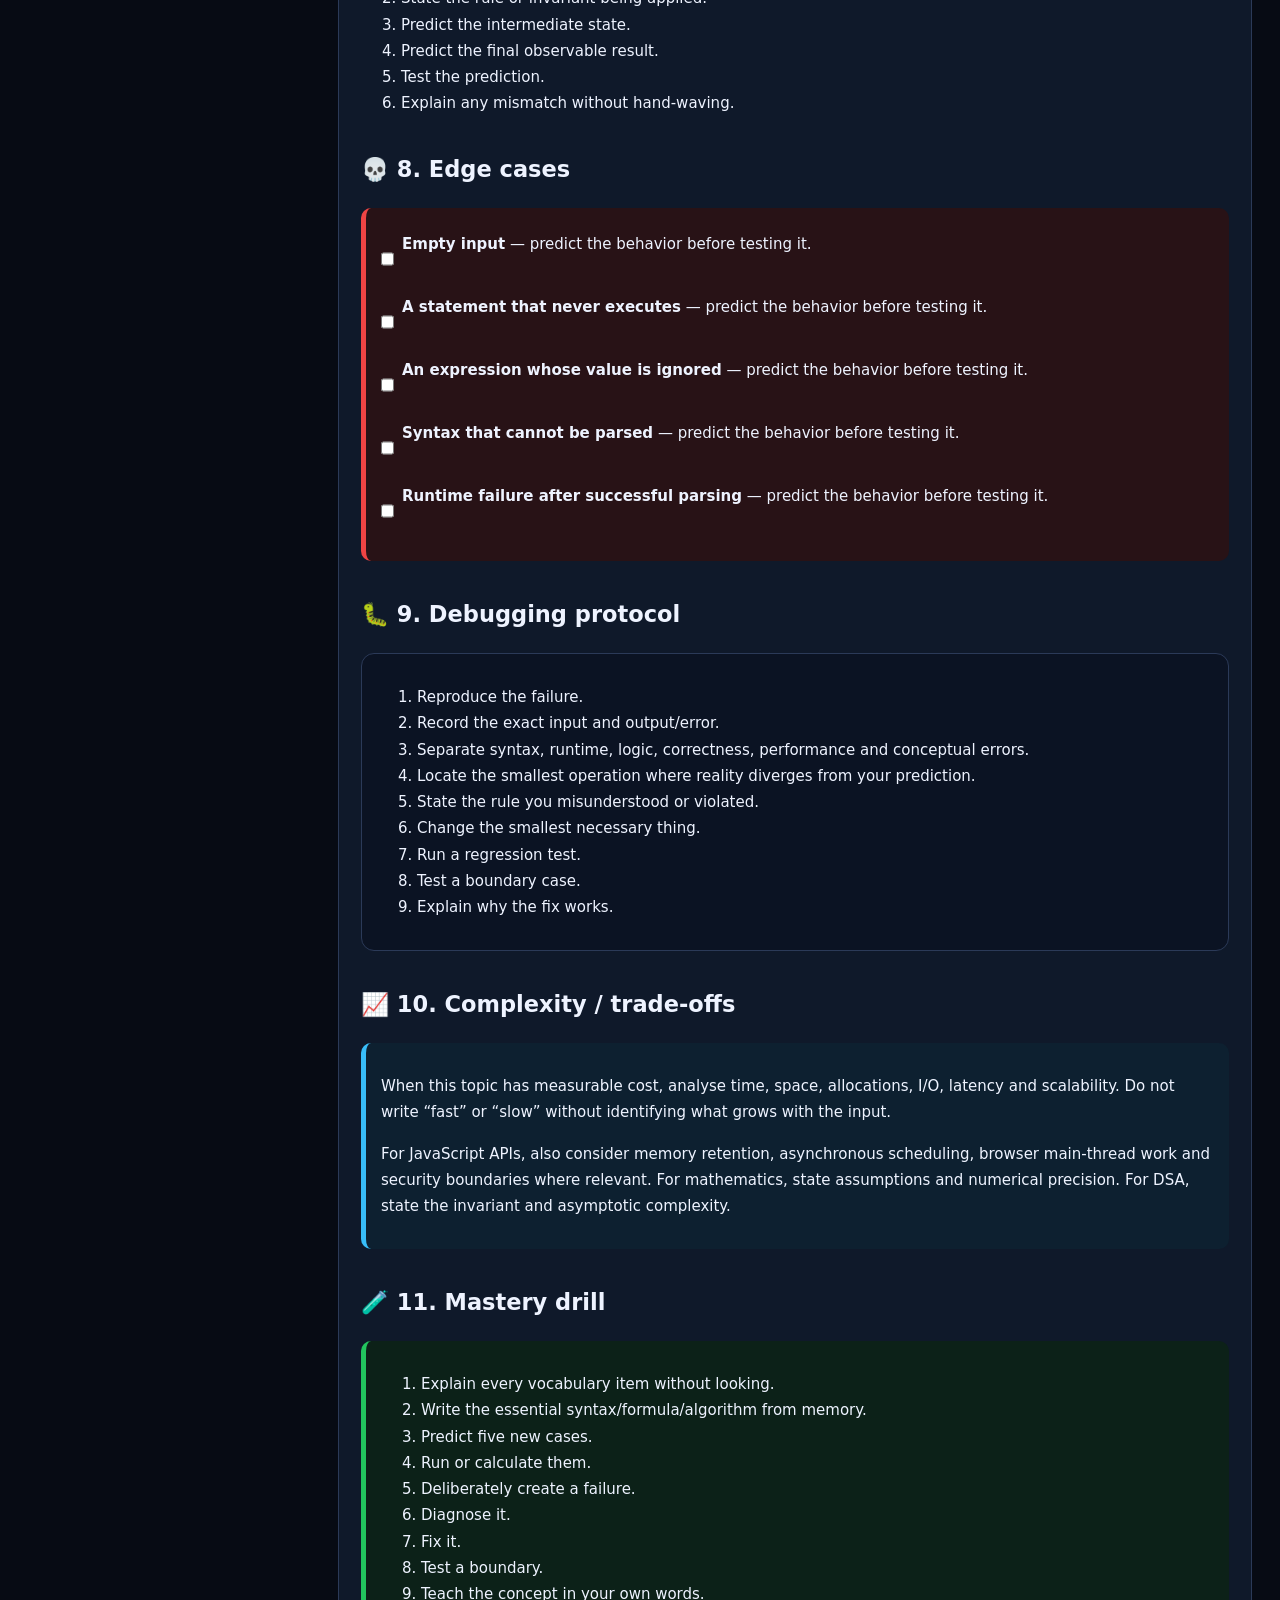
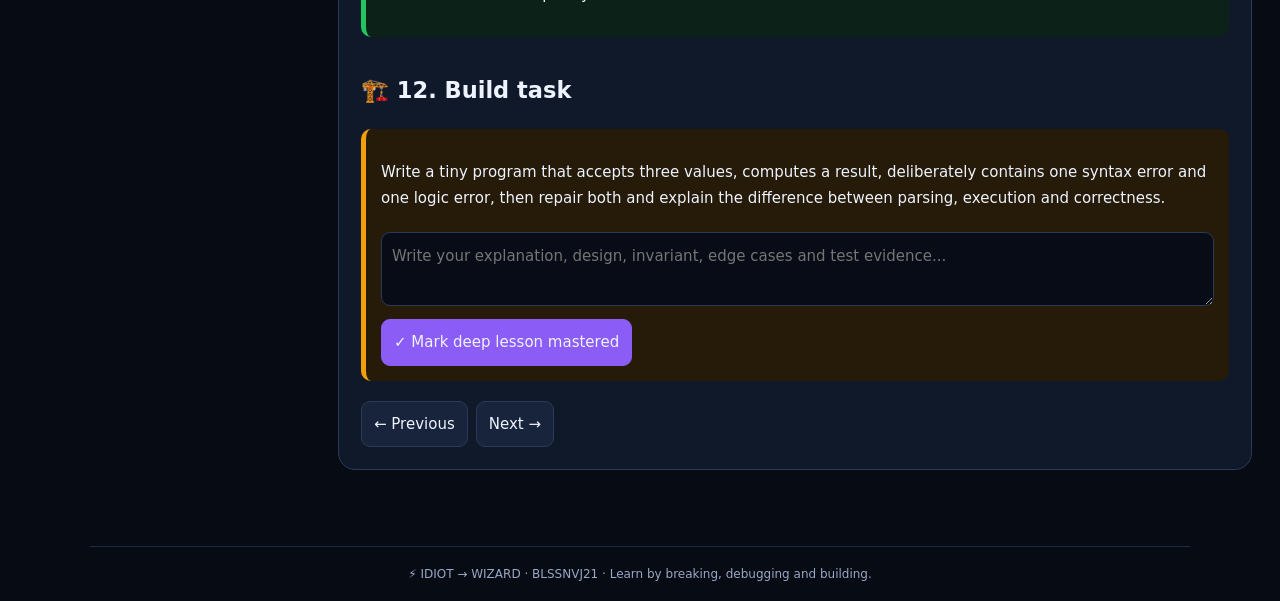
<file: deep-learning.html>
<!doctype html>
<html lang="en">
<head>
<meta charset="utf-8">
<meta name="viewport" content="width=device-width,initial-scale=1">
<meta name="description" content="Structured deep lessons for JavaScript, mathematics and DSA with examples, mechanisms, debugging and mastery tasks.">
<meta name="keywords" content="deep learning programming, JavaScript concepts, mathematics, DSA, algorithms, debugging">
<meta name="author" content="BLSSNVJ21">
<meta name="creator" content="BLSSNVJ21">
<meta name="application-name" content="IDIOT → WIZARD">
<meta name="robots" content="index,follow,max-image-preview:large,max-snippet:-1,max-video-preview:-1">
<meta name="referrer" content="strict-origin-when-cross-origin">
<meta property="og:type" content="website">
<meta property="og:site_name" content="IDIOT → WIZARD">
<meta property="og:url" content="https://shreebalaji767.github.io/idiot-wizard/">
<meta property="og:title" content="IDIOT → WIZARD — Deep Learning">
<meta property="og:description" content="Structured deep lessons for programmers.">
<meta property="og:image" content="https://shreebalaji767.github.io/idiot-wizard/icon.svg">
<meta name="twitter:card" content="summary">
<meta name="twitter:title" content="IDIOT → WIZARD — Deep Learning">
<meta name="twitter:description" content="Structured deep lessons for programmers.">
<meta name="twitter:image" content="https://shreebalaji767.github.io/idiot-wizard/icon.svg">
<meta name="theme-color" content="#101827">
<link rel="manifest" href="manifest.json">
<link rel="stylesheet" href="responsive.css">
<link rel="icon" href="icon.svg" type="image/svg+xml">
<link rel="apple-touch-icon" href="icon.svg">
<title>IDIOT → WIZARD — Deep Learning</title>
<style>
.topline{max-width:1500px;margin:auto;display:flex;align-items:center;justify-content:space-between;gap:18px}
.nav{display:flex;gap:7px;flex-wrap:wrap;justify-content:flex-end}
.nav a{color:#e9ddff;text-decoration:none;border:1px solid var(--line);background:#111b2e;padding:8px 11px;border-radius:9px;white-space:nowrap}
.nav a:hover{background:#21183b;border-color:var(--purple)}
.actions{display:flex;gap:8px;flex-wrap:wrap;margin-top:20px}
.actions button{min-height:44px}
@media(max-width:850px){
  .topline{display:block}
  .nav{justify-content:flex-start;margin-top:10px}
  .nav a{flex:1;text-align:center}
}
:root{--bg:#070b14;--panel:#101a2c;--panel2:#0b1323;--line:#2b3a58;--text:#eef3ff;--muted:#aab6cd;--purple:#8b5cf6;--green:#22c55e;--red:#ef4444;--blue:#38bdf8;--gold:#f59e0b}
*{box-sizing:border-box}body{margin:0;background:radial-gradient(circle at top,#21153a,#070b14 58%);color:var(--text);font:15px/1.75 system-ui,sans-serif}
header{position:sticky;top:0;z-index:10;background:rgba(7,11,20,.94);backdrop-filter:blur(12px);border-bottom:1px solid var(--line);padding:14px 20px}
.brand{font-weight:1000;font-size:24px}.brand b{color:#a78bfa}.sub{color:var(--muted)}
.wrap{display:grid;grid-template-columns:310px 1fr;min-height:calc(100vh - 74px)}
aside{border-right:1px solid var(--line);padding:16px;position:sticky;top:74px;height:calc(100vh - 74px);overflow:auto;background:#080e19}
input,select,textarea{width:100%;background:#070c16;color:var(--text);border:1px solid var(--line);border-radius:9px;padding:10px;margin:5px 0}
button{cursor:pointer;color:var(--text);background:#17243c;border:1px solid var(--line);border-radius:9px;padding:9px 12px}.primary{background:var(--purple);border-color:var(--purple)}
.topic{display:block;width:100%;text-align:left;border:0;border-bottom:1px solid #18253d;border-radius:0;background:transparent;color:var(--muted);padding:9px}.topic:hover,.topic.active{background:#21183b;color:white}
main{max-width:1100px;width:100%;margin:auto;padding:28px}
.hero,.card{background:rgba(16,26,44,.95);border:1px solid var(--line);border-radius:17px;padding:22px;margin-bottom:18px}
h1{font-size:clamp(34px,5vw,58px);line-height:1.03;margin:.15em 0}h2{margin-top:1.5em}h3{margin-top:1.3em}
.grid{display:grid;grid-template-columns:repeat(auto-fit,minmax(250px,1fr));gap:12px}.box{background:var(--panel2);border:1px solid var(--line);border-radius:13px;padding:15px}
.idiot{border-left:5px solid var(--purple);background:#17112b;padding:15px;border-radius:10px}.precise{border-left:5px solid var(--blue);background:#0d2030;padding:15px;border-radius:10px}.danger{border-left:5px solid var(--red);background:#281216;padding:15px;border-radius:10px}.practice{border-left:5px solid var(--green);background:#0c2118;padding:15px;border-radius:10px}.boss{border-left:5px solid var(--gold);background:#251b08;padding:15px;border-radius:10px}
pre{background:#050810;border:1px solid var(--line);padding:15px;border-radius:10px;overflow:auto}.code{font-family:ui-monospace,monospace}
.step{counter-increment:step}.step:before{content:counter(step);display:inline-grid;place-items:center;width:28px;height:28px;border-radius:50%;background:var(--purple);margin-right:8px;font-weight:900}
.lesson{counter-reset:step}.check{display:flex;gap:8px;align-items:flex-start;margin:8px 0}.check input{width:auto;margin-top:6px}
.bar{height:9px;background:#25324c;border-radius:10px;overflow:hidden}.fill{height:100%;background:linear-gradient(90deg,var(--purple),var(--green))}
.small{font-size:13px;color:var(--muted)}a{color:#c4b5fd}
@media(max-width:850px){.wrap{display:block}aside{position:relative;top:0;height:auto;max-height:360px}main{padding:14px}}
</style>
</head>
<body>
<header>
  <div class="topline">
    <div>
      <div class="brand">IDIOT <b>→</b> WIZARD <span class="sub">/ DEEP LEARNING MODE</span></div>
      <div class="sub">Every topic. Zero “trust me bro”. Learn the rule, mechanism, failure, edge cases and engineering trade-offs.</div>
    </div>
    <nav class="nav">
      <a href="index.html">🏠 Dashboard</a>
      <a href="learn.html">📚 Full Curriculum</a>
      <a href="practical.html">⚙️ Practical Lab</a>
    </nav>
  </div>
</header>
<div class="wrap">
<aside>
<input id="search" placeholder="Search the entire curriculum...">
<select id="cat"><option>All</option><option>JavaScript</option><option>Mathematics</option><option>DSA</option></select>
<div id="count" class="small"></div><div id="topics"></div>
<hr>
<strong>Navigate</strong>
<p class="small">This page is the deep-teaching layer. Use the regular curriculum for the complete lesson sequence and the practical lab for real execution.</p>
<a href="index.html">🏠 Dashboard</a><br>
<a href="learn.html">📚 Full curriculum</a><br>
<a href="practical.html">⚙️ Practical lab</a>
</aside>
<main id="main"></main>
</div>
<script>
const curriculum = [
["JavaScript","Foundations","values, expressions, statements, syntax, semantics, comments, strict mode"],
["JavaScript","Variables","let, const, var, declaration, initialization, assignment, scope, TDZ, hoisting, shadowing"],
["JavaScript","Types","undefined, null, boolean, number, bigint, string, symbol, object, primitive values"],
["JavaScript","Coercion and equality","ToPrimitive, ToNumber, ToString, truthy, falsy, ==, ===, Object.is, NaN, -0"],
["JavaScript","Operators","arithmetic, comparison, logical, assignment, bitwise, ternary, nullish, optional chaining, precedence"],
["JavaScript","Control flow","if, switch, loops, for-of, for-in, break, continue, labels, termination"],
["JavaScript","Functions","declaration, expression, parameters, return, defaults, rest, arrow functions, callbacks"],
["JavaScript","Higher-order functions","callbacks, map, filter, reduce, find, some, every, composition, pure functions"],
["JavaScript","Scope","global, module, function, block, lexical scope, scope chain, shadowing"],
["JavaScript","Hoisting and TDZ","creation phase, var, let, const, function declarations, temporal dead zone"],
["JavaScript","Closures","lexical environments, captured bindings, factories, private state, lifetime"],
["JavaScript","this","method calls, plain calls, new, call, apply, bind, arrows, classes"],
["JavaScript","Objects","properties, keys, values, descriptors, identity, references, getters, setters"],
["JavaScript","Destructuring and spread","array patterns, object patterns, defaults, rest, spread, shallow copies"],
["JavaScript","Arrays","indexing, mutation, traversal, slice, splice, sort, map, filter, reduce, searching"],
["JavaScript","Strings and Unicode","UTF-16, code units, code points, graphemes, normalization, iteration"],
["JavaScript","Numbers","IEEE-754, precision, NaN, Infinity, safe integers, rounding"],
["JavaScript","BigInt","arbitrary-size integers, conversions, arithmetic, modular arithmetic"],
["JavaScript","Math","rounding, powers, roots, logs, random, min, max, trigonometry"],
["JavaScript","Regular expressions","patterns, flags, groups, captures, lookaround, replacement, backtracking"],
["JavaScript","Map and Set","Map, Set, WeakMap, WeakSet, identity, lookup, uniqueness"],
["JavaScript","Prototypes","prototype chain, lookup, Object.create, constructor.prototype, shadowing"],
["JavaScript","Classes","constructor, fields, methods, static, private fields, extends, super"],
["JavaScript","Iterators and generators","iterable protocol, iterator protocol, Symbol.iterator, yield, delegation"],
["JavaScript","Symbols","unique symbols, registry, well-known symbols, protocol hooks"],
["JavaScript","Errors","Error types, throw, try, catch, finally, propagation, custom errors"],
["JavaScript","Promises","states, settlement, chaining, rejection, all, allSettled, race, any"],
["JavaScript","async and await","async functions, await, concurrency, sequential work, cancellation"],
["JavaScript","Event loop","call stack, tasks, microtasks, timers, rendering, scheduling"],
["JavaScript","Modules","ES modules, named/default exports, imports, dynamic import, dependency graphs"],
["JavaScript","DOM","nodes, selectors, attributes, creation, removal, text, DOM tree"],
["JavaScript","Events","capture, target, bubble, delegation, target, currentTarget, custom events"],
["JavaScript","Forms","controls, FormData, validation, submit, serialization, user input"],
["JavaScript","Fetch and HTTP","requests, responses, methods, headers, status, JSON, CORS, aborting"],
["JavaScript","Storage","localStorage, sessionStorage, serialization, quota, persistence"],
["JavaScript","IndexedDB","databases, object stores, keys, indexes, transactions, cursors"],
["JavaScript","Web Workers","worker lifecycle, messages, isolation, structured clone, transferables"],
["JavaScript","Service workers and PWA","install, activate, fetch, Cache API, offline strategies, updates"],
["JavaScript","Streams","ReadableStream, WritableStream, TransformStream, chunks, backpressure"],
["JavaScript","Web Crypto","secure randomness, digest, keys, SubtleCrypto, trust boundaries"],
["JavaScript","WebSocket and WebRTC","persistent messaging, signaling, peer connections, data channels"],
["JavaScript","Intl","NumberFormat, DateTimeFormat, Collator, PluralRules, locales"],
["JavaScript","Memory and garbage collection","reachability, references, GC, leaks, listeners, profiling"],
["JavaScript","Proxy and Reflect","traps, invariants, reflection, metaprogramming"],
["JavaScript","Typed arrays","ArrayBuffer, Uint8Array, DataView, bytes, endianness"],
["JavaScript","Atomics and SharedArrayBuffer","shared memory, races, Atomics, synchronization"],
["JavaScript","Node.js","process, fs, path, streams, events, HTTP, environment"],
["JavaScript","npm and tooling","package.json, semver, dependencies, scripts, bundlers, linting"],
["JavaScript","Testing","assertions, unit, integration, fixtures, mocks, property testing"],
["JavaScript","Performance","measurement, profiling, allocation, DOM cost, debounce, throttle"],
["JavaScript","Security","XSS, injection, CSP, CORS, secrets, dependencies, trust boundaries"],
["Mathematics","Arithmetic foundations","integers, negatives, fractions, decimals, order of operations"],
["Mathematics","Factors and divisibility","factors, multiples, primes, divisibility, GCD, LCM"],
["Mathematics","Ratios and proportions","ratios, rates, proportions, scaling, unit reasoning"],
["Mathematics","Percentages","percentage change, discounts, growth, compound change"],
["Mathematics","Algebra","variables, expressions, equations, inequalities, manipulation"],
["Mathematics","Functions","domain, range, mapping, composition, inverse functions"],
["Mathematics","Graphs and coordinates","coordinate plane, lines, slopes, distance, intersections"],
["Mathematics","Sequences and series","arithmetic, geometric, recurrence, sums, growth"],
["Mathematics","Exponents and logarithms","laws of exponents, roots, logs, change of base"],
["Mathematics","Logic","propositions, predicates, truth tables, implication, equivalence"],
["Mathematics","Sets","membership, union, intersection, difference, Cartesian product"],
["Mathematics","Relations","reflexive, symmetric, transitive, equivalence relations"],
["Mathematics","Proof techniques","direct proof, contradiction, contrapositive, induction"],
["Mathematics","Counting","sum rule, product rule, permutations, combinations, pigeonhole"],
["Mathematics","Recurrence relations","recursive definitions, expansion, recurrence solving"],
["Mathematics","Number theory","prime factorization, modular arithmetic, congruences"],
["Mathematics","Euclidean algorithms","GCD, extended GCD, Bezout coefficients"],
["Mathematics","Modular inverses","inverse conditions, extended Euclid, modular division"],
["Mathematics","Cryptographic mathematics","modular powers, Fermat, Euler, finite arithmetic"],
["Mathematics","Probability foundations","sample spaces, events, counting probability"],
["Mathematics","Conditional probability","conditional events, independence, Bayes theorem"],
["Mathematics","Expected value and variance","random variables, expectation, variance, linearity"],
["Mathematics","Distributions","Bernoulli, binomial, geometric, Poisson, normal concepts"],
["Mathematics","Graph mathematics","vertices, edges, degree, paths, cycles, connectivity"],
["Mathematics","Trees mathematics","rooted trees, depth, height, leaves, tree counting"],
["Mathematics","Vectors","components, magnitude, direction, addition, dot product"],
["Mathematics","Matrices","addition, multiplication, transpose, inverse, determinant"],
["Mathematics","Linear systems","Gaussian elimination, rank, consistency, solution spaces"],
["Mathematics","Transformations","translation, scaling, rotation, matrix representation"],
["Mathematics","Limits","approach, continuity, one-sided limits, numerical intuition"],
["Mathematics","Derivatives","rate of change, rules, chain rule, optimization"],
["Mathematics","Integrals","area, accumulation, antiderivatives, numerical integration"],
["Mathematics","Statistics","mean, median, mode, variance, standard deviation"],
["Mathematics","Correlation and regression","covariance, correlation, least squares, residuals"],
["DSA","Complexity analysis","Big-O, Omega, Theta, best, average, worst, amortized analysis"],
["DSA","Arrays","traversal, insertion, deletion, prefix sums, difference arrays"],
["DSA","Sliding window","fixed windows, variable windows, frequency state"],
["DSA","Two pointers","opposite pointers, same-direction pointers, invariants"],
["DSA","Kadane algorithm","running best, local/global maximum, proof and boundaries"],
["DSA","Strings","frequency maps, palindrome, anagram, substring problems"],
["DSA","Pattern matching","KMP, prefix function, Z algorithm, Rabin-Karp"],
["DSA","Linked lists","singly, doubly, circular, insertion, deletion"],
["DSA","Linked-list algorithms","reversal, cycle detection, merging, fast/slow pointers"],
["DSA","Stacks","LIFO, implementation, expression evaluation, brackets"],
["DSA","Monotonic stack","next greater element, next smaller, histogram"],
["DSA","Queues","FIFO, circular queue, deque, implementation"],
["DSA","Priority queues","heap-backed priority queues, insertion, extraction"],
["DSA","Hashing","hash functions, collisions, chaining, open addressing, load factor"],
["DSA","Binary trees","nodes, height, traversals, recursion"],
["DSA","BST","ordering invariant, search, insertion, deletion"],
["DSA","AVL trees","balance factor, rotations, rebalancing"],
["DSA","Red-black trees","color invariant, rotations, balancing"],
["DSA","Heaps","heap property, heapify, build heap, heapsort"],
["DSA","Tries","prefix tree, insertion, lookup, autocomplete"],
["DSA","Segment trees","range queries, updates, combine operation"],
["DSA","Fenwick trees","prefix sums, binary indexed tree, updates"],
["DSA","Graph representation","adjacency list, matrix, edge lists, directed and weighted graphs"],
["DSA","BFS","queue, levels, shortest unweighted paths"],
["DSA","DFS","recursion, stack, discovery, components"],
["DSA","Cycle detection","undirected and directed cycle detection"],
["DSA","Topological sorting","DAG invariant, Kahn, DFS ordering"],
["DSA","Dijkstra","nonnegative weights, relaxation, priority queue"],
["DSA","Bellman-Ford","relaxation rounds, negative edges, negative cycles"],
["DSA","Floyd-Warshall","all-pairs dynamic programming, intermediate vertices"],
["DSA","Minimum spanning trees","cut idea, Kruskal, Prim"],
["DSA","DSU / Union-Find","parent, rank, size, path compression"],
["DSA","SCC","Kosaraju, Tarjan, strongly connected components"],
["DSA","Bridges and articulation points","low-link values, discovery times"],
["DSA","Brute force","complete search, feasibility, pruning opportunities"],
["DSA","Divide and conquer","split, solve, combine, recurrence"],
["DSA","Greedy algorithms","local choice, exchange argument, counterexamples"],
["DSA","Backtracking","state, choice, constraint, undo"],
["DSA","Dynamic programming","state, transition, base case, order, reconstruction"],
["DSA","Memoization and tabulation","top-down versus bottom-up"],
["DSA","Bit manipulation","bits, masks, shifts, XOR, set/unset/test"],
["DSA","Randomized algorithms","random choices, expected behavior, correctness"],
["DSA","Range-query algorithms","prefix structures, segment trees, Fenwick trees"],
["DSA","Computational geometry","orientation, cross product, intersections, convex hull"],
["DSA","Network flow","residual graph, augmenting paths, max flow"],
["DSA","Matching","bipartite matching, augmenting paths, maximum matching"],
["DSA","Advanced dynamic programming","digit DP, tree DP, interval DP, optimization"]
];

const deep = {
"Foundations":{
definition:"Programming is the construction of a precisely defined process that transforms inputs and state into outputs. JavaScript source is text first; an engine parses that text, evaluates expressions, executes statements, manages environments and produces observable effects.",
syntax:["A literal such as 42 is an expression.","An expression can appear where a value is required.","A statement is a complete executable instruction such as a variable declaration, if statement or return statement.","Comments are ignored by the parser as executable instructions.","'use strict' activates strict-mode semantics for a script or function."],
mechanism:["Source text is parsed into an internal representation.","Expressions are evaluated to values and may have side effects.","Bindings are resolved through lexical environments.","Statements control sequencing, branching, looping and completion.","Runtime APIs provide effects such as I/O, timers and DOM operations."],
examples:[["Expression","2 + 3 * 4","14"],["Expression","const x = 10","A declaration statement whose initializer contains the expression 10"],["Statement","if (score >= 50) { pass(); }","A branch executes only when its condition is truthy"],["Strict mode","'use strict'; x = 1;","ReferenceError because accidental global assignment is rejected"]],
"edge":["Empty input","A statement that never executes","An expression whose value is ignored","Syntax that cannot be parsed","Runtime failure after successful parsing"],
"boss":"Write a tiny program that accepts three values, computes a result, deliberately contains one syntax error and one logic error, then repair both and explain the difference between parsing, execution and correctness."
},
"Variables":{
definition:"A variable is a binding between a name and a value. let, const and var differ in scope, initialization timing, redeclaration rules and interaction with the temporal dead zone.",
syntax:["let name = value;","const name = value;","var name = value;","name = newValue;"],
mechanism:["A declaration creates a binding according to its declaration kind.","Initialization gives the binding its first value.","Assignment changes a mutable binding's current value.","const prevents reassignment of the binding; it does not make referenced objects immutable.","let and const are block scoped; var is function scoped."],
examples:[["let","let score = 10; score = 20;","20"],["const","const user = {name:'A'}; user.name='B';","The binding remains the same; the object is mutated"],["TDZ","console.log(x); let x = 3;","ReferenceError"],["var","if(true){var x=1} console.log(x);","1 because var is not block scoped"]],
"edge":["Redeclaring a let in the same scope","Reading let/const before initialization","Shadowing an outer binding","Mutating an object referenced by const","Accidental global assignment"],
"boss":"Build a score tracker using let/const only, then explain every binding's scope, initialization point, reassignment and mutation."
},
"Coercion and equality":{
definition:"Coercion is conversion between value representations performed explicitly by code or implicitly by language operations. Equality operators apply different rules and therefore must be reasoned about, not memorized as a giant table.",
syntax:["a === b","a == b","Object.is(a,b)","Boolean(value)","Number(value)","String(value)"],
mechanism:["Strict equality compares without the abstract-equality conversions.","Abstract equality may convert operands according to specified rules.","ToPrimitive can ask an object for a primitive representation.","ToNumber, ToString and ToBoolean implement standardized conversions.","NaN is not equal to itself; Object.is distinguishes NaN and treats +0 and -0 differently from ===."],
examples:[["Strict","5 === '5'","false"],["Abstract","5 == '5'","true"],["Falsy","Boolean(0)","false"],["NaN","Object.is(NaN,NaN)","true"]],
"edge":["null versus undefined","empty string","0 and -0","NaN","objects with custom conversion"],
"boss":"Create a coercion test table with at least 20 pairs. For each, predict the result, run it, and explain the exact conversion rule rather than saying 'JavaScript is weird'."
},
"Event loop":{
definition:"The JavaScript event loop coordinates execution of synchronous jobs with queued asynchronous work. The call stack runs the current job; queued work becomes eligible only after the current job reaches a completion point according to the host's scheduling rules.",
syntax:["console.log('A');","setTimeout(fn,0);","Promise.resolve().then(fn);","queueMicrotask(fn);"],
mechanism:["A synchronous job runs to completion.","Promise reactions and queueMicrotask callbacks are microtasks.","Timers enqueue tasks for later execution; zero delay does not mean immediate execution.","The host may perform rendering between eligible work according to browser scheduling.","Different host environments expose additional queues and phases."],
examples:[["Ordering","console.log(1); setTimeout(()=>console.log(2),0); Promise.resolve().then(()=>console.log(3)); console.log(4);","1, 4, 3, then 2 in a typical browser"],["Microtask chain","Promise.resolve().then(()=>console.log('A')).then(()=>console.log('B'));","Both promise reactions run as microtasks before the next timer task"]],
"edge":["Nested timers","Microtask starvation","Long synchronous work","Unhandled rejection","Worker versus main-thread scheduling"],
"boss":"Predict a 15-line event-loop program before running it. Draw the call stack, task queue and microtask queue at each transition, then verify your prediction in the practical lab."
}
};

function esc(s){return String(s).replace(/[&<>"]/g,c=>({"&":"&amp;","<":"&lt;",">":"&gt;",'"':"&quot;"}[c]))}
function selected(){return curriculum.filter(x=>(cat.value==="All"||x[0]===cat.value)&&((x[1]+" "+x[2]).toLowerCase().includes(search.value.toLowerCase())))}
let current=0,done=JSON.parse(localStorage.getItem("iw_deep_done")||"{}");

function renderList(){
 const list=selected();count.textContent=list.length+" deep lessons";
 topics.innerHTML=list.map((x,i)=>'<button class="topic '+(curriculum.indexOf(x)===current?'active':'')+'" onclick="openTopic('+curriculum.indexOf(x)+')">'+esc(x[1])+' <span class="small">('+x[0]+')</span></button>').join("");
}
function generic(t){
 const tags=t[2].split(",").map(x=>x.trim());
 return {
 definition:"This is not a vocabulary checkbox. You must understand what "+t[1]+" represents, what problem it solves, what assumptions it requires, how its rules produce results, and what breaks when those assumptions are violated.",
 syntax:tags.map(x=>"Identify the exact syntax or formal rule for "+x+" and write it from memory. Then explain each token or mathematical symbol."),
 mechanism:tags.map(x=>"For "+x+": identify inputs → apply the rule → track intermediate state → observe the result → test a boundary."),
 examples:[["Normal case",t[1],"Explain the expected result before running or calculating it."],["Boundary case","empty / minimum / maximum / duplicate input","Predict before execution."],["Invalid case","violating a documented constraint","Classify the failure and explain the violated rule."]],
 edge:["Empty input","Boundary values","Duplicate values","Invalid input","Large input","Unexpected representation","Interaction with another concept"],
 boss:"Build a small real problem using "+t[1]+". Include a normal case, at least three edge cases, one deliberately broken case, a diagnosis, a fix, and an explanation of the invariant or rule that makes the final solution correct."
 };
}
function render(){
 const t=curriculum[current],d=deep[t[1]]||generic(t),tags=t[2].split(",").map(x=>x.trim());
 const pct=Math.round(Object.keys(done).length/curriculum.length*100);
 main.innerHTML='<div class="hero"><div class="sub">'+esc(t[0])+' / Deep lesson</div><h1>'+esc(t[1])+'</h1><p><b>Curriculum vocabulary:</b> '+esc(t[2])+'</p><div class="bar"><div class="fill" style="width:'+pct+'%"></div></div><p class="small">'+Object.keys(done).length+' of '+curriculum.length+' deep lessons mastered</p></div>'+
 '<article class="card lesson">'+
 '<h2>📖 1. Complete definition</h2><div class="precise"><p>'+esc(d.definition)+'</p></div>'+
 '<h2>🤡 2. IDIOT → IDIOT explanation</h2><div class="idiot"><p>Imagine '+esc(t[1])+' is a goblin with a very specific job. If you give it the wrong input, violate its rules, or misunderstand its timing, the goblin does not politely fix your brain. It produces exactly what the rules say. Your job is to learn those rules instead of guessing.</p><p><b>Translation:</b> '+esc(d.definition)+'</p></div>'+
 '<h2>🧩 3. Vocabulary — '+tags.length+' concepts</h2><div class="grid">'+tags.map((x,i)=>'<div class="box"><b>'+(i+1)+'. '+esc(x)+'</b><p>Define it. State why it exists. Give a normal example. Give a boundary example. Name one common misconception.</p></div>').join("")+'</div>'+
 '<h2>✍️ 4. Syntax / formal grammar</h2><div class="box">'+d.syntax.map((x,i)=>'<p class="step"><b>Rule '+(i+1)+':</b> '+esc(x)+'</p>').join("")+'</div>'+
 '<h2>⚙️ 5. Execution / mechanism</h2><div class="precise">'+d.mechanism.map((x,i)=>'<p class="step">'+esc(x)+'</p>').join("")+'</div>'+
 '<h2>🔬 6. Worked examples</h2><div class="grid">'+d.examples.map(x=>'<div class="box"><b>'+esc(x[0])+'</b><pre>'+esc(x[1])+'</pre><p><b>Expected reasoning:</b> '+esc(x[2])+'</p></div>').join("")+'</div>'+
 '<h2>🧠 7. How to think like an engineer</h2><ol><li>State the input and its type/representation.</li><li>State the rule or invariant being applied.</li><li>Predict the intermediate state.</li><li>Predict the final observable result.</li><li>Test the prediction.</li><li>Explain any mismatch without hand-waving.</li></ol>'+
 '<h2>💀 8. Edge cases</h2><div class="danger">'+d.edge.map(x=>'<div class="check"><input type="checkbox"> <span><b>'+esc(x)+'</b> — predict the behavior before testing it.</span></div>').join("")+'</div>'+
 '<h2>🐛 9. Debugging protocol</h2><div class="box"><ol><li>Reproduce the failure.</li><li>Record the exact input and output/error.</li><li>Separate syntax, runtime, logic, correctness, performance and conceptual errors.</li><li>Locate the smallest operation where reality diverges from your prediction.</li><li>State the rule you misunderstood or violated.</li><li>Change the smallest necessary thing.</li><li>Run a regression test.</li><li>Test a boundary case.</li><li>Explain why the fix works.</li></ol></div>'+
 '<h2>📈 10. Complexity / trade-offs</h2><div class="precise"><p>When this topic has measurable cost, analyse time, space, allocations, I/O, latency and scalability. Do not write “fast” or “slow” without identifying what grows with the input.</p><p>For JavaScript APIs, also consider memory retention, asynchronous scheduling, browser main-thread work and security boundaries where relevant. For mathematics, state assumptions and numerical precision. For DSA, state the invariant and asymptotic complexity.</p></div>'+
 '<h2>🧪 11. Mastery drill</h2><div class="practice"><ol><li>Explain every vocabulary item without looking.</li><li>Write the essential syntax/formula/algorithm from memory.</li><li>Predict five new cases.</li><li>Run or calculate them.</li><li>Deliberately create a failure.</li><li>Diagnose it.</li><li>Fix it.</li><li>Test a boundary.</li><li>Teach the concept in your own words.</li></ol></div>'+
 '<h2>🏗️ 12. Build task</h2><div class="boss"><p>'+esc(d.boss)+'</p><textarea id="answer" placeholder="Write your explanation, design, invariant, edge cases and test evidence..."></textarea><button class="primary" onclick="master()">✓ Mark deep lesson mastered</button><span id="msg"></span></div>'+
 '<div class="actions"><button onclick="prev()">← Previous</button><button onclick="next()">Next →</button></div>'+
 '</article>';
 renderList();
}
function master(){if(document.getElementById("answer").value.trim().length<120){msg.textContent=" Write at least 120 characters explaining the rule, mechanism, edge case and test.";return}done[current]=Date.now();localStorage.setItem("iw_deep_done",JSON.stringify(done));msg.textContent=" ✓ Mastery recorded. Now prove it again tomorrow without this page.";renderList()}
function openTopic(i){current=i;render()}
function next(){current=(current+1)%curriculum.length;render();scrollTo(0,0)}
function prev(){current=(current-1+curriculum.length)%curriculum.length;render();scrollTo(0,0)}
search.oninput=renderList;cat.onchange=renderList;render();
</script>
<script src="pwa.js"></script>
</body>
</html>
</file>
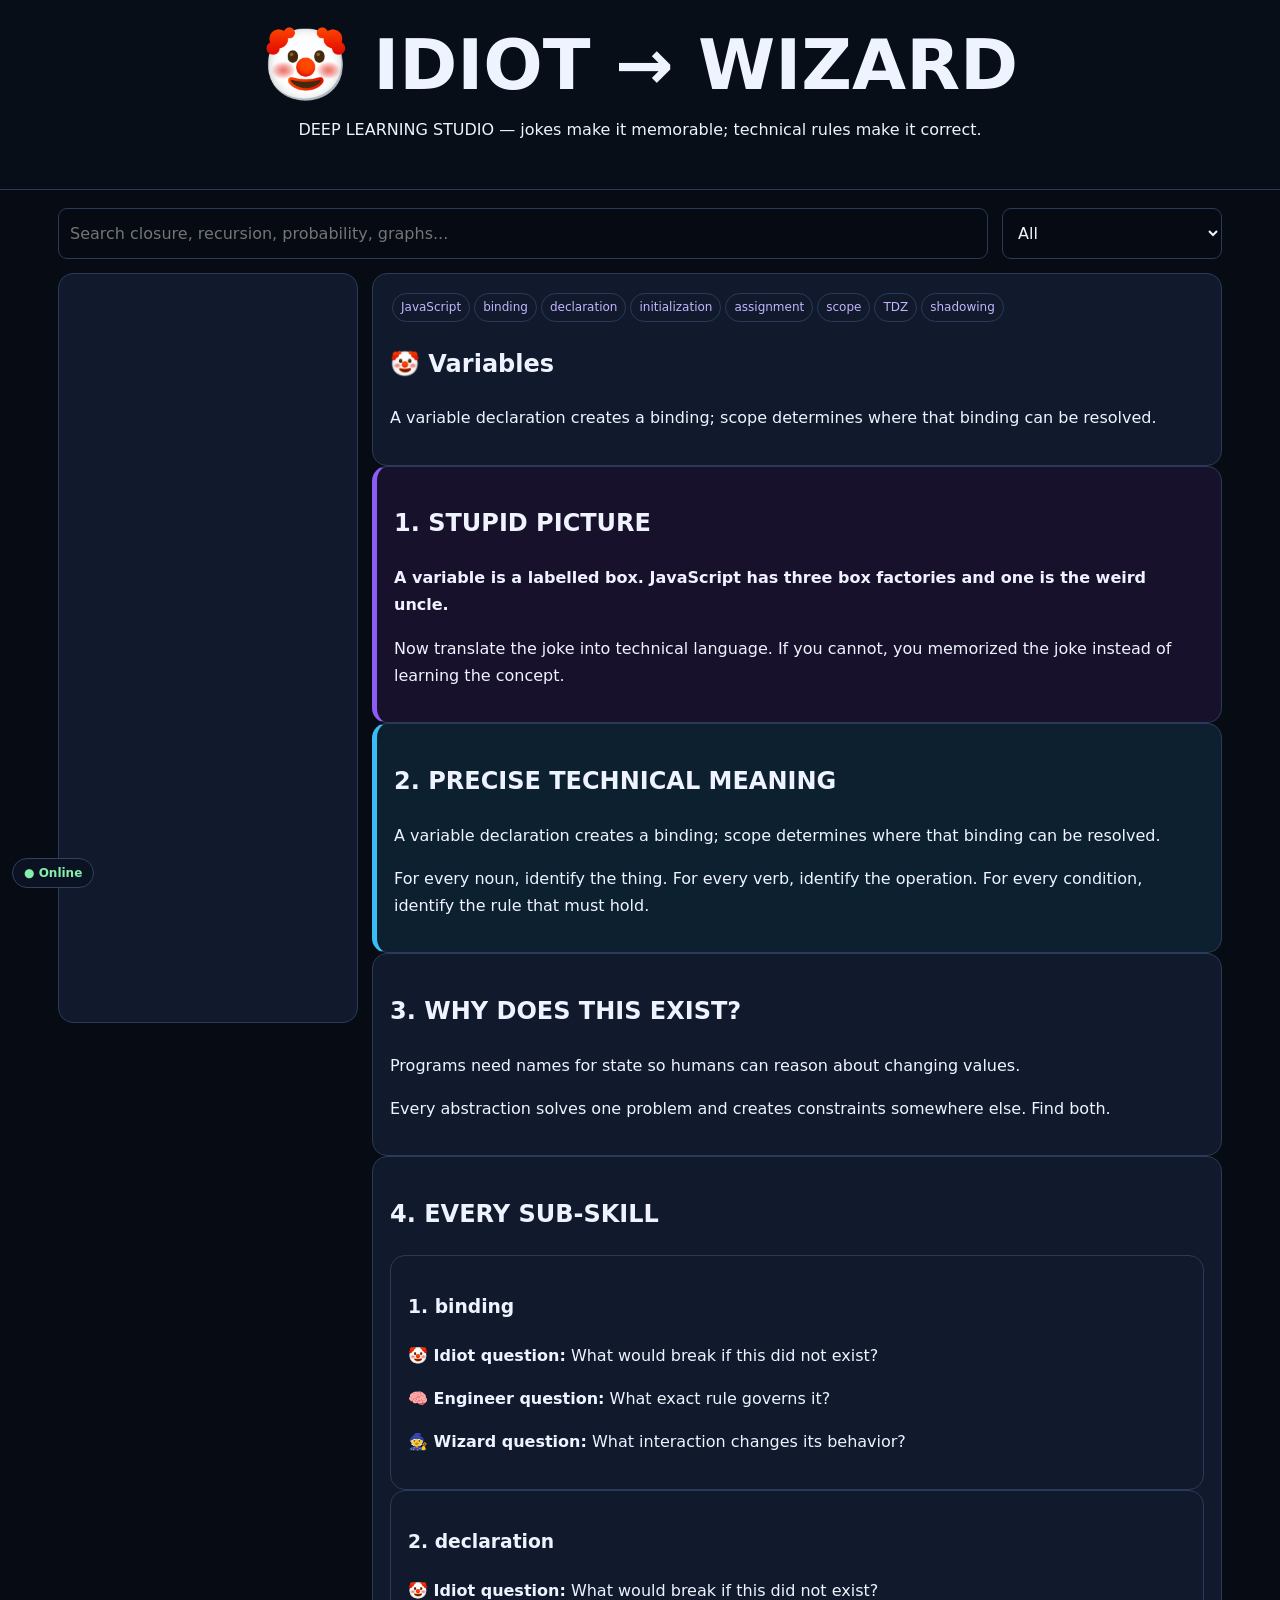
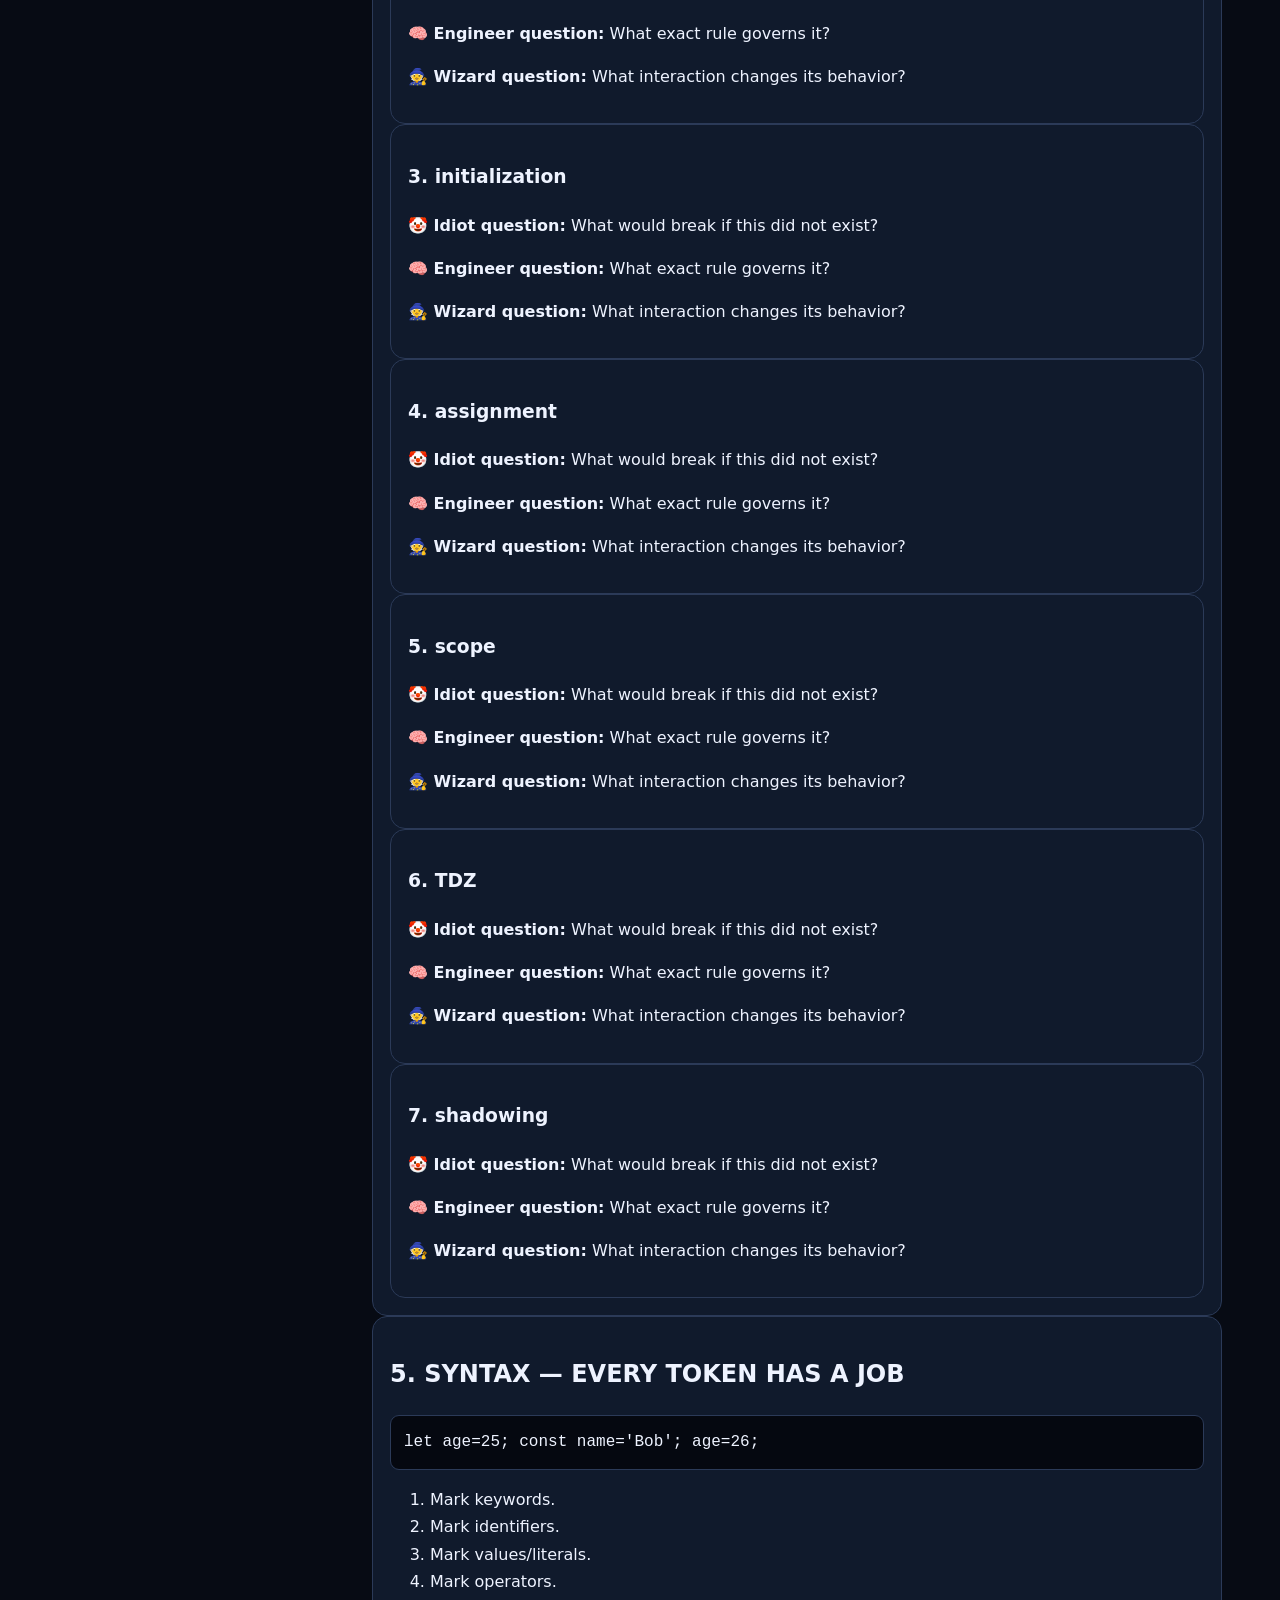
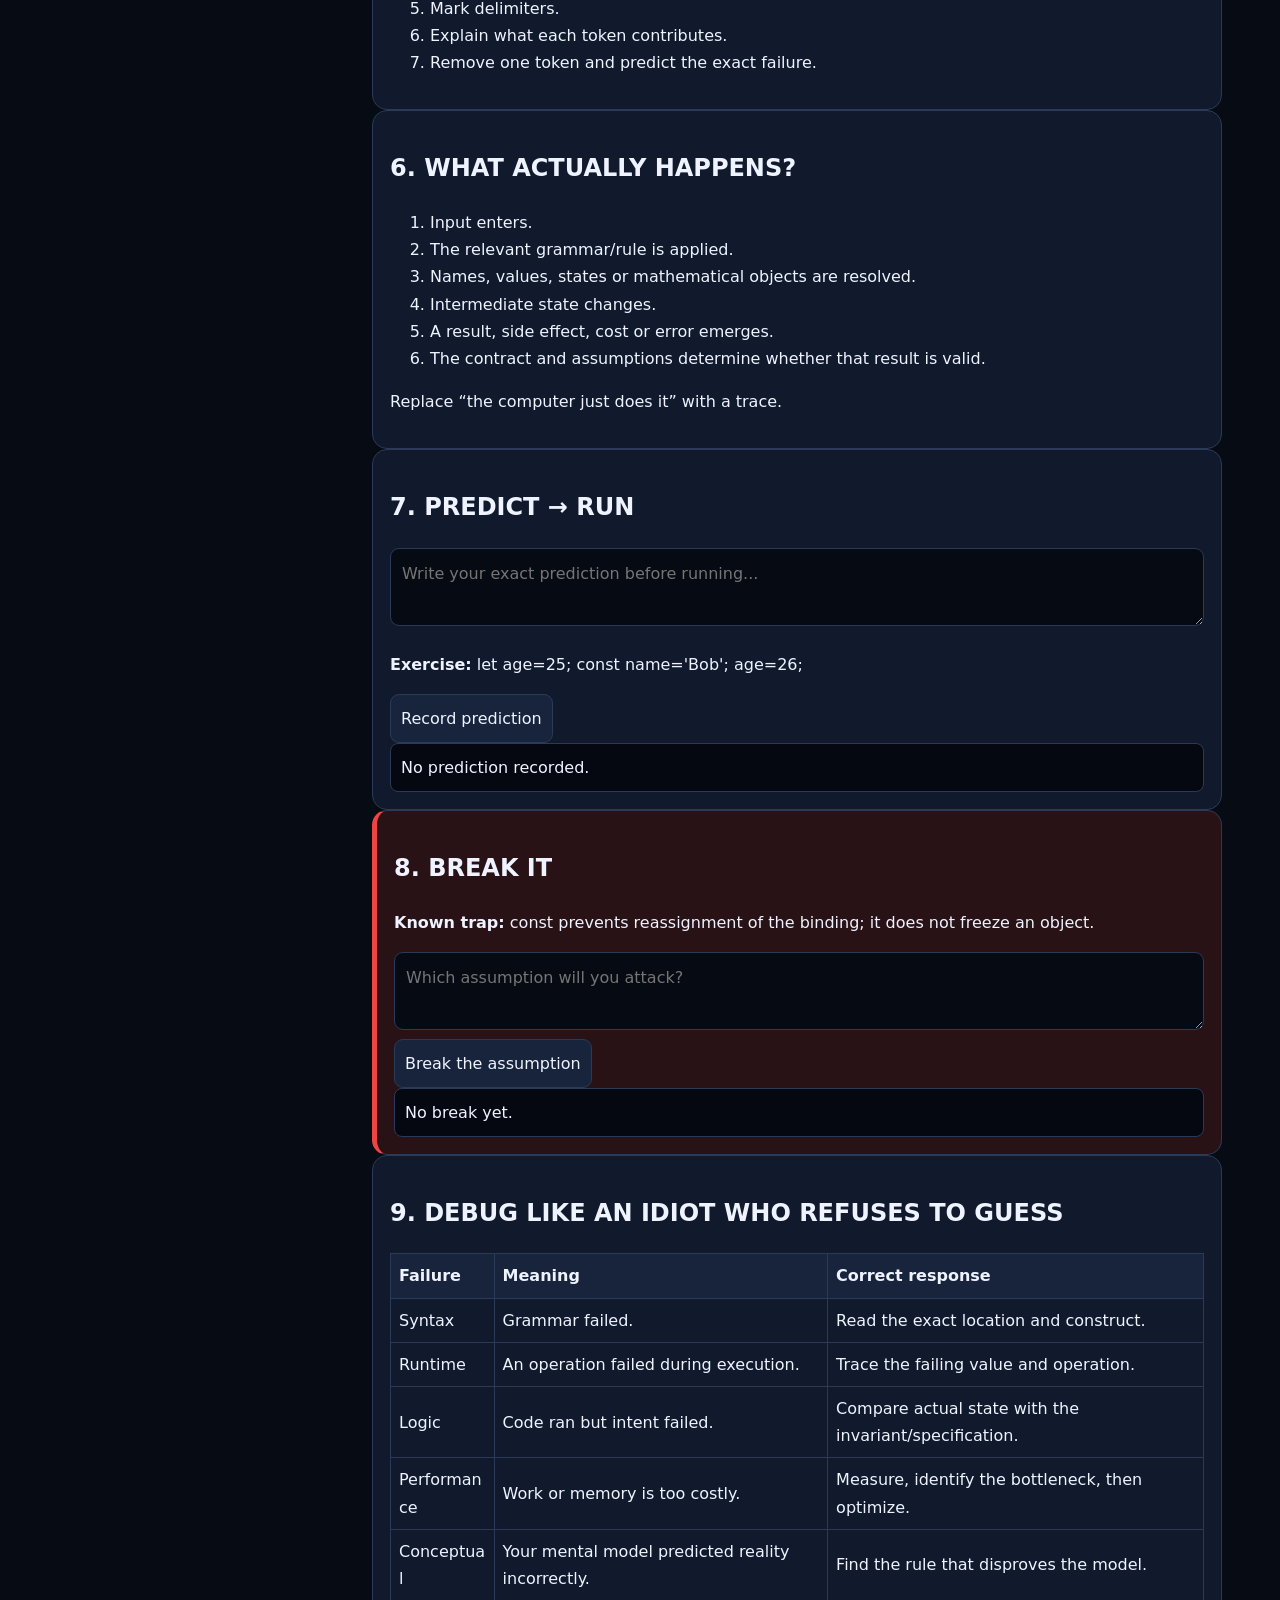
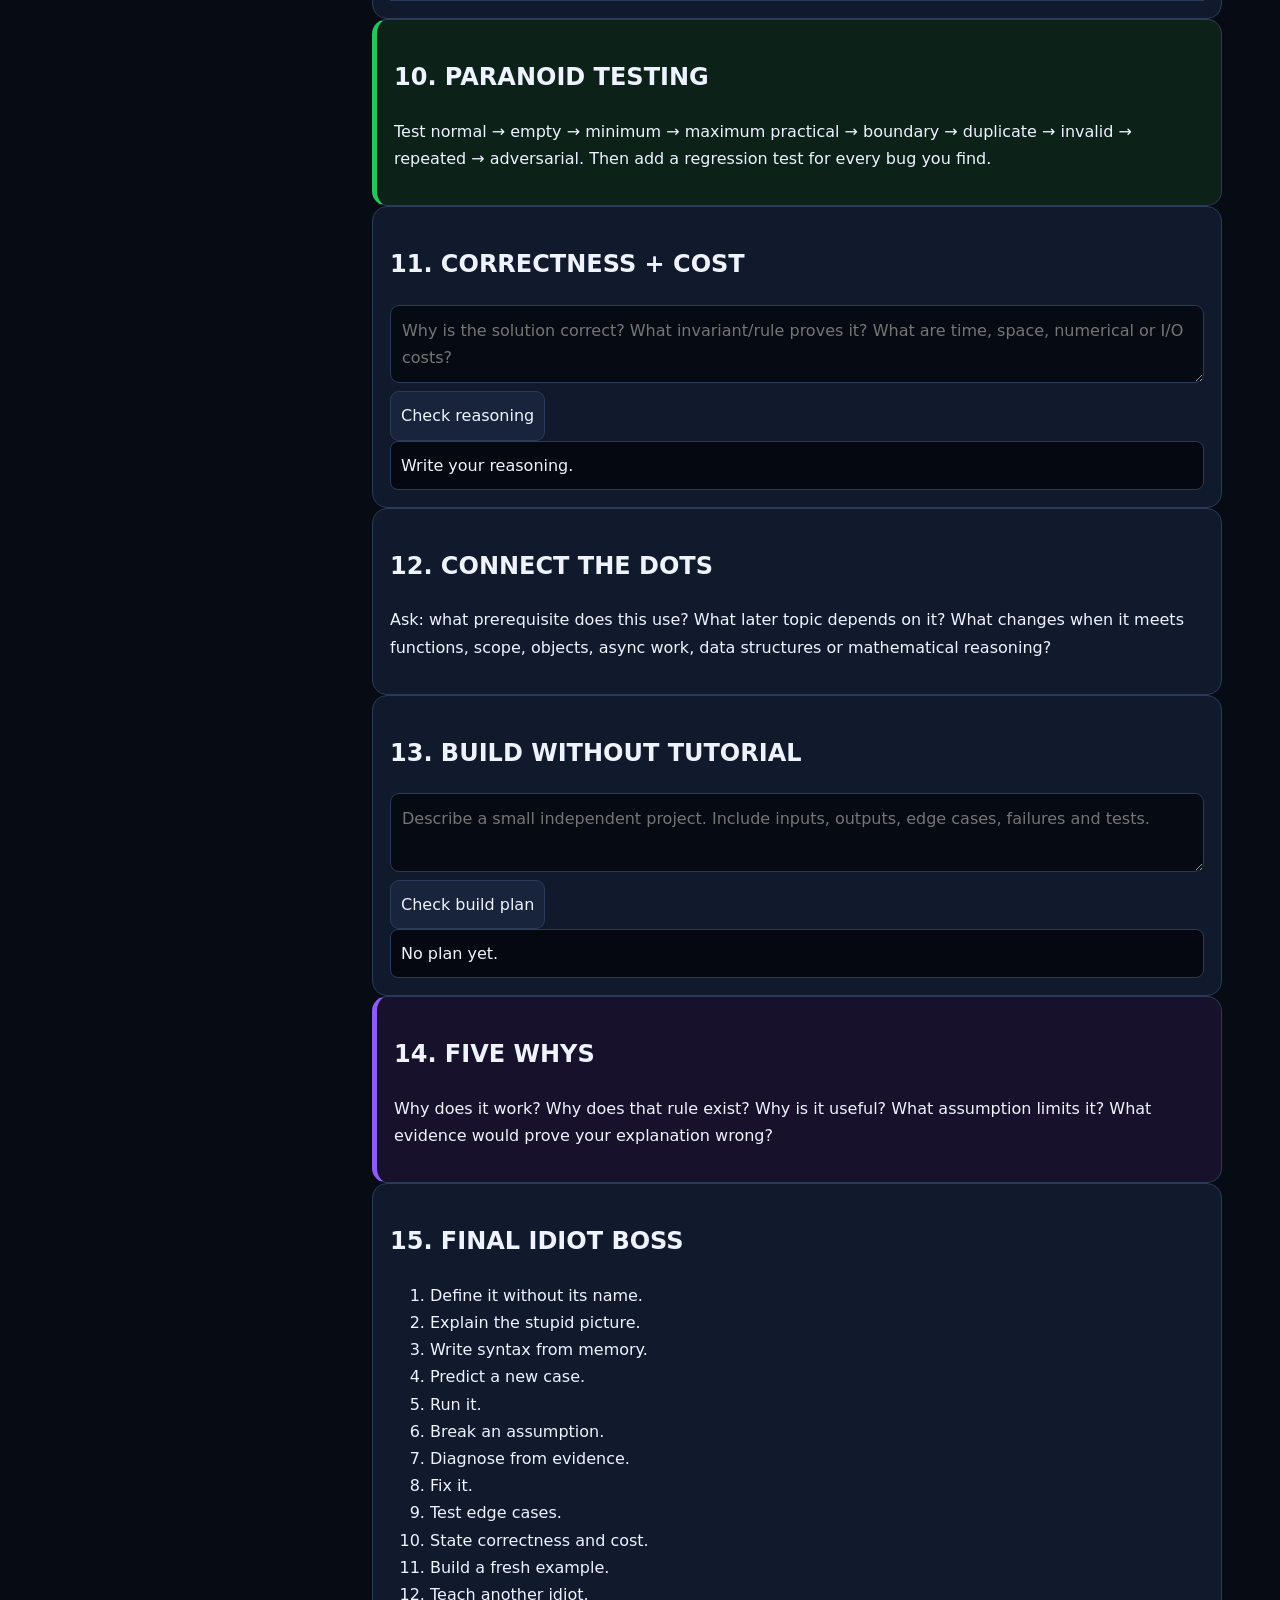
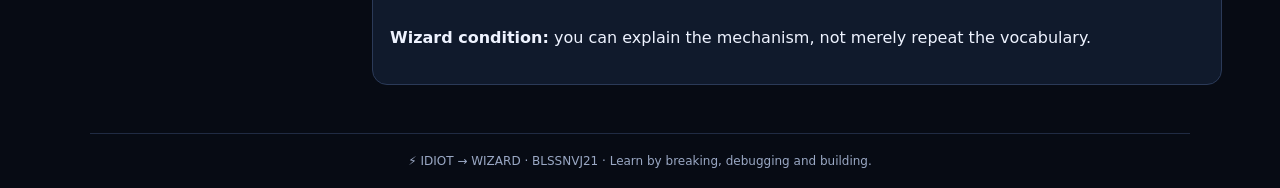
<file: deep.html>
<!doctype html>
<html lang="en"><head><meta charset="utf-8"><meta name="viewport" content="width=device-width,initial-scale=1">
<meta name="description" content="A deep learning studio for mastering JavaScript, mathematics and DSA through precise explanations, edge cases and build tasks.">
<meta name="keywords" content="deep JavaScript, DSA deep learning, programming fundamentals, algorithm mastery, maths for coding">
<meta name="author" content="BLSSNVJ21">
<meta name="creator" content="BLSSNVJ21">
<meta name="application-name" content="IDIOT → WIZARD">
<meta name="robots" content="index,follow,max-image-preview:large,max-snippet:-1,max-video-preview:-1">
<meta name="referrer" content="strict-origin-when-cross-origin">
<meta property="og:type" content="website">
<meta property="og:site_name" content="IDIOT → WIZARD">
<meta property="og:url" content="https://shreebalaji767.github.io/idiot-wizard/">
<meta property="og:title" content="IDIOT → WIZARD — Deep Learning Studio">
<meta property="og:description" content="Deep technical lessons with precise rules, edge cases and mastery drills.">
<meta property="og:image" content="https://shreebalaji767.github.io/idiot-wizard/icon.svg">
<meta name="twitter:card" content="summary">
<meta name="twitter:title" content="IDIOT → WIZARD — Deep Learning Studio">
<meta name="twitter:description" content="Deep technical lessons with precise rules, edge cases and mastery drills.">
<meta name="twitter:image" content="https://shreebalaji767.github.io/idiot-wizard/icon.svg">
<meta name="theme-color" content="#101827">
<link rel="manifest" href="manifest.json">
<link rel="stylesheet" href="responsive.css">
<link rel="icon" href="icon.svg" type="image/svg+xml">
<link rel="apple-touch-icon" href="icon.svg">
<title>IDIOT → WIZARD — Deep Learning Studio</title>
<style>
*{box-sizing:border-box}body{margin:0;background:#070b14;color:#eef3ff;font:16px/1.7 system-ui,sans-serif}header{padding:30px 18px;text-align:center;position:sticky;top:0;z-index:5;background:#080e19ee;border-bottom:1px solid #2b3a58}h1{font-size:clamp(34px,7vw,70px);line-height:1;margin:0}main{max-width:1200px;margin:auto;padding:18px}.toolbar,.grid{display:grid;gap:14px}.toolbar{grid-template-columns:1fr 220px;margin-bottom:14px}.grid{grid-template-columns:300px 1fr}.panel,.card{background:#101a2c;border:1px solid #2b3a58;border-radius:15px;padding:17px}.topics{height:calc(100vh - 150px);position:sticky;top:135px;overflow:auto}.topic,button,input,select,textarea{font:inherit}.topic,button{cursor:pointer;color:#eef3ff;background:#17243c;border:1px solid #2b3a58;border-radius:9px;padding:10px}.topic{width:100%;text-align:left;margin:4px 0}.topic.active{background:#281a49;border-color:#8b5cf6}input,select,textarea{width:100%;background:#060a12;color:#eef3ff;border:1px solid #2b3a58;border-radius:9px;padding:11px}.idiot{border-left:5px solid #8b5cf6;background:#17112b}.real{border-left:5px solid #38bdf8;background:#0d2030}.danger{border-left:5px solid #ef4444;background:#281216}.lab{border-left:5px solid #22c55e;background:#0c2118}pre{background:#050810;border:1px solid #2b3a58;border-radius:9px;padding:13px;overflow:auto}.out{white-space:pre-wrap;background:#050810;border:1px solid #2b3a58;padding:10px;border-radius:8px}.bad{color:#fca5a5}.good{color:#86efac}.badge{display:inline-block;border:1px solid #2b3a58;border-radius:999px;padding:3px 8px;margin:2px;color:#c4b5fd;font-size:12px}table{width:100%;border-collapse:collapse}th,td{border:1px solid #2b3a58;padding:8px;text-align:left}th{background:#17243c}@media(max-width:850px){.grid,.toolbar{grid-template-columns:1fr}.topics{height:auto;max-height:330px;position:relative;top:0}main{padding:10px}}
</style></head>
<body>
<header><h1>🤡 IDIOT → WIZARD</h1><p>DEEP LEARNING STUDIO — jokes make it memorable; technical rules make it correct.</p></header>
<main>
<div class="toolbar"><input id="search" placeholder="Search closure, recursion, probability, graphs..."><select id="domain"><option>All</option><option>JavaScript</option><option>Mathematics</option><option>DSA</option></select></div>
<div class="grid"><aside class="panel topics" id="topics"></aside><section id="lesson"></section></div>
</main>
<script>
const D=[
["JavaScript","Variables","binding;declaration;initialization;assignment;scope;TDZ;shadowing","A variable declaration creates a binding; scope determines where that binding can be resolved.","A variable is a labelled box. JavaScript has three box factories and one is the weird uncle.","let age=25; const name='Bob'; age=26;","Programs need names for state so humans can reason about changing values.","const prevents reassignment of the binding; it does not freeze an object."],
["JavaScript","Functions","callable value;parameters;arguments;return;scope;closure;higher-order","A function is a callable value containing behavior; calling it executes that behavior with arguments bound to parameters.","A vending machine: inputs in, result out. Forgot return? Congratulations, you bought air.","function add(a,b){ return a+b; } const double=x=>x*2; add(2,3);","Functions package, reuse, compose and test behavior.","Defining a function does not run its body."],
["JavaScript","Closures","lexical environment;scope chain;retained state;factory;encapsulation","A closure is a function together with access to its lexical environment.","The function moved out of the house but stole the spare keys.","function counter(){let n=0;return ()=>++n} const c=counter(); c(); c();","Closures enable factories, callbacks, private state and memoization.","Captured bindings are not automatically frozen copies."],
["JavaScript","this","method call;plain call;new;call;apply;bind;arrow","The value of this follows invocation rules; arrow functions use lexical this.","this is not a mood. It is decided by how the function was invoked.","obj.m(); fn.call(obj); fn.bind(obj); new Person();","Invocation-dependent this supports methods and constructors.","Arrow functions do not create their own this."],
["JavaScript","Promises","pending;fulfilled;rejected;then;catch;finally;composition","A Promise represents eventual settlement and lets asynchronous results be composed.","Restaurant token: pending until food arrives or the kitchen explodes.","doWork().then(use).catch(recover).finally(cleanup);","Promises structure asynchronous results and errors.","A rejected promise must be handled somewhere appropriate."],
["JavaScript","Event loop","call stack;job;microtask;task;timer;Promise","JavaScript schedules queued work around a call stack; promise reactions are microtasks.","The VIP queue gets processed before the normal timer queue.","console.log('A'); setTimeout(()=>console.log('B'),0); Promise.resolve().then(()=>console.log('C')); console.log('D');","The model explains responsive asynchronous execution.","setTimeout(...,0) means eligible later, not now."],
["JavaScript","Objects and prototypes","identity;properties;lookup;prototype chain;descriptors;inheritance","Objects have identity and properties; lookup can continue through a prototype chain.","If your drawer lacks a spoon, ask the parent drawer. Family drama, deterministic rules.","const a={x:1}; const b=Object.create(a); b.x;","Prototype delegation is part of JavaScript's object model.","constructor.prototype and an object's prototype are not the same concept."],
["JavaScript","Errors and debugging","SyntaxError;ReferenceError;TypeError;RangeError;throw;catch;stack trace","Errors are observable failures; debugging is evidence-driven diagnosis.","The error message is a witness statement, not an insult. Read it.","try{risky()}catch(err){console.error(err.stack)} throw new Error('bad');","Failure information makes programs diagnosable.","Catching everything and hiding it can destroy useful evidence."],
["JavaScript","Async and concurrency","async;await;Promise.all;sequential;concurrent;AbortController","async functions return Promises; await suspends that async continuation, not the whole runtime.","Your tiny function pauses for tea. The universe keeps working.","const [a,b]=await Promise.all([getA(),getB()]);","Readable asynchronous code can still run independent work concurrently.","Awaiting independent operations one-by-one can add latency."],
["JavaScript","DOM and events","nodes;selectors;attributes;capture;target;bubble;delegation","The DOM models document structure; events propagate through that structure.","The document is furniture; events are children throwing balls through the room.","const b=document.querySelector('button'); b.addEventListener('click',handler);","Browser applications need programmable documents and interaction.","event.target and event.currentTarget may differ."],
["Mathematics","Functions","domain;codomain;range;mapping;composition;inverse","A function maps every input in its domain to exactly one output.","A legal vending machine: one input, one output for that input.","f(x)=2x+1; (f o g)(x)=f(g(x))","Functions describe transformations, algorithms and models.","Range and codomain are not automatically the same set."],
["Mathematics","Logarithms","base;exponent;inverse;laws;growth;binary search","A logarithm asks which exponent produces a given value.","Exponentiation says 'raise it'. Logarithm interrogates: who told you the exponent?","log_b(x)=y iff b^y=x","Logs describe inverse exponential growth and repeated halving.","log(a+b) is not generally log(a)+log(b)."],
["Mathematics","Modular arithmetic","remainder;congruence;inverse;Euclid;exponentiation","a congruent b modulo n when n divides a-b.","The clock throws away complete 24-hour revolutions and keeps the remainder.","a ≡ b (mod n); (a+b) mod n","Modular arithmetic powers cyclic algorithms, hashing and cryptography.","Division requires an appropriate modular inverse."],
["Mathematics","Probability","sample space;event;conditional;independence;Bayes;expectation;variance","Probability assigns values to events in a model; conditional probability updates that model with information.","Probability is not prophecy. It is disciplined uncertainty under assumptions.","P(A|B)=P(A∩B)/P(B); E[X]=ΣxP(X=x)","Algorithms, experiments and risk reasoning need uncertainty models.","P(A|B) and P(B|A) are generally different."],
["Mathematics","Matrices and linear algebra","vector;matrix;dot product;transformation;determinant;system","Vectors represent quantities and matrices can represent linear transformations and systems.","A matrix is a machine that eats a vector and produces another vector.","A·x=b; det([[a,b],[c,d]])=ad-bc","Linear algebra supports graphics, simulation, optimization and many algorithms.","Matrix multiplication is not element-wise and order matters."],
["Mathematics","Calculus","limit;derivative;rate;integral;area;optimization","Calculus studies continuous change; derivatives measure local rate and integrals accumulate.","Derivative asks how violently it changes now; integral asks how all the tiny pieces add up.","f'(x)=lim(h→0)(f(x+h)-f(x))/h; ∫f(x)dx","It supports optimization, simulation and continuous models.","A derivative's meaning depends on variable and domain."],
["DSA","Big-O complexity","time;space;growth;best;average;worst;amortized","Big-O gives an asymptotic upper growth bound for resource usage.","When input becomes a giant monster, does your algorithm become a bigger monster?","O(1), O(log n), O(n), O(n log n), O(n²)","Scaling determines whether an algorithm remains practical.","Big-O is an abstraction; constants still matter in real systems."],
["DSA","Arrays","index;contiguous;access;insert;delete;traversal","Arrays are ordered indexed collections; middle insertion can require shifting.","Numbered chairs: finding chair 500 is easy; moving everyone behind it is not.","const a=[10,20,30]; a[1]; a.push(40);","Arrays are simple, cache-friendly building blocks.","O(1) indexed access does not make every operation O(1)."],
["DSA","Stacks and queues","LIFO;FIFO;push;pop;enqueue;dequeue;deque","Stacks remove newest items; queues remove oldest items.","Stack = plates. Queue = railway line. Please do not cut FIFO.","stack.push(x); stack.pop(); queue.enqueue(x); queue.dequeue();","They model parsing, undo, scheduling and BFS.","Naive front removal from arrays can be costly."],
["DSA","Hash tables","hash;bucket;collision;chaining;open addressing;load factor","Hash tables map keys toward storage locations while handling collisions.","Two idiots can receive the same house number, so collision handling exists.","index=hash(key) mod capacity","Fast average lookup powers maps, sets, caches and indexes.","Average O(1) is not a universal worst-case guarantee."],
["DSA","Recursion","base case;recursive case;call stack;progress;divide","Recursion reduces a problem to smaller instances until a base case.","A function tells a smaller copy of itself to do the job. Eventually somebody must say STOP.","function fact(n){if(n<=1)return 1;return n*fact(n-1)}","Trees, divide-and-conquer and backtracking naturally use recursion.","Every recursive path needs progress toward termination."],
["DSA","Binary search","sorted;interval;midpoint;invariant;logarithmic","Binary search keeps the answer inside an interval and discards half the candidates repeatedly.","Open the middle book, throw away half the library, repeat.","lo=0; hi=a.length-1; mid=lo+Math.floor((hi-lo)/2);","Halving gives logarithmic search under a suitable ordered predicate.","You need a property that makes discarding one side safe."],
["DSA","Graphs: BFS and DFS","vertex;edge;adjacency;BFS;DFS;visited;component","Graphs model relationships; BFS explores layers and DFS explores deeply.","Social network: BFS meets all friends first; DFS follows one friend into the rabbit hole.","graph[u].push(v); queue.push(start); visited.add(start);","Graphs model networks, dependencies, routes and state spaces.","Cycles require visited-state management."],
["DSA","Dynamic programming","state;transition;base case;memoization;tabulation;overlap","DP stores results of overlapping subproblems using a state and transition.","Stop solving the same stupid problem 400 times. Write the answer on a sticky note.","dp[i]=best(dp[i-1],dp[i-2]);","DP can replace repeated exponential work with tractable computation.","Not every recursion is DP; state and overlapping subproblems matter."],
["DSA","Heaps and priority queues","heap property;complete tree;sift;insert;extract;priority","A heap maintains a priority property that supports efficient insertion and extraction of an extreme-priority element.","Everyone is messy, but the boss stays at the top.","parent=floor((i-1)/2); left=2*i+1; right=2*i+2;","Priority queues support scheduling and graph algorithms.","A heap is not a fully sorted array."]
];

function esc(s){return String(s).replace(/[&<>"]/g,c=>({"&":"&amp;","<":"&lt;",">":"&gt;","\"":"&quot;"}[c]));}
let selected=0;
function filtered(){let q=document.getElementById("search").value.toLowerCase(),d=document.getElementById("domain").value;return D.map((x,i)=>[x,i]).filter(z=>(d==="All"||z[0][0]===d)&&(!q||(z[0].join(" ").toLowerCase().includes(q))));}
function renderTopics(){document.getElementById("topics").innerHTML=filtered().map(z=>'<button class="topic '+(z[1]===selected?'active':'')+'" onclick="select('+z[1]+')"><b>'+esc(z[0][1])+'</b><br><small>'+esc(z[0][0])+' · '+z[0][2].split(";").length+' subskills</small></button>').join("")||"<p>No topic.</p>";}
function select(i){selected=i;render();scrollTo(0,0);}
function render(){
let x=D[selected];
let tags=x[2].split(";");
let sub=tags.map((t,i)=>'<div class="card"><h3>'+(i+1)+'. '+esc(t)+'</h3><p><b>🤡 Idiot question:</b> What would break if this did not exist?</p><p><b>🧠 Engineer question:</b> What exact rule governs it?</p><p><b>🧙 Wizard question:</b> What interaction changes its behavior?</p></div>').join("");
document.getElementById("lesson").innerHTML=
'<div class="card"><span class="badge">'+esc(x[0])+'</span>'+tags.map(t=>'<span class="badge">'+esc(t)+'</span>').join("")+'<h2>🤡 '+esc(x[1])+'</h2><p>'+esc(x[3])+'</p></div>'+
'<div class="card idiot"><h2>1. STUPID PICTURE</h2><p><b>'+esc(x[4])+'</b></p><p>Now translate the joke into technical language. If you cannot, you memorized the joke instead of learning the concept.</p></div>'+
'<div class="card real"><h2>2. PRECISE TECHNICAL MEANING</h2><p>'+esc(x[3])+'</p><p>For every noun, identify the thing. For every verb, identify the operation. For every condition, identify the rule that must hold.</p></div>'+
'<div class="card"><h2>3. WHY DOES THIS EXIST?</h2><p>'+esc(x[6])+'</p><p>Every abstraction solves one problem and creates constraints somewhere else. Find both.</p></div>'+
'<div class="card"><h2>4. EVERY SUB-SKILL</h2>'+sub+'</div>'+
'<div class="card"><h2>5. SYNTAX — EVERY TOKEN HAS A JOB</h2><pre>'+esc(x[5])+'</pre><ol><li>Mark keywords.</li><li>Mark identifiers.</li><li>Mark values/literals.</li><li>Mark operators.</li><li>Mark delimiters.</li><li>Explain what each token contributes.</li><li>Remove one token and predict the exact failure.</li></ol></div>'+
'<div class="card"><h2>6. WHAT ACTUALLY HAPPENS?</h2><ol><li>Input enters.</li><li>The relevant grammar/rule is applied.</li><li>Names, values, states or mathematical objects are resolved.</li><li>Intermediate state changes.</li><li>A result, side effect, cost or error emerges.</li><li>The contract and assumptions determine whether that result is valid.</li></ol><p>Replace “the computer just does it” with a trace.</p></div>'+
'<div class="card"><h2>7. PREDICT → RUN</h2><textarea id="predict" placeholder="Write your exact prediction before running..."></textarea><p><b>Exercise:</b> '+esc(x[5])+'</p><button class="primary" onclick="predict()">Record prediction</button><div id="predout" class="out">No prediction recorded.</div></div>'+
'<div class="card danger"><h2>8. BREAK IT</h2><p><b>Known trap:</b> '+esc(x[7])+'</p><textarea id="break" placeholder="Which assumption will you attack?"></textarea><button onclick="breakIt()">Break the assumption</button><div id="breakout" class="out">No break yet.</div></div>'+
'<div class="card"><h2>9. DEBUG LIKE AN IDIOT WHO REFUSES TO GUESS</h2><table><tr><th>Failure</th><th>Meaning</th><th>Correct response</th></tr><tr><td>Syntax</td><td>Grammar failed.</td><td>Read the exact location and construct.</td></tr><tr><td>Runtime</td><td>An operation failed during execution.</td><td>Trace the failing value and operation.</td></tr><tr><td>Logic</td><td>Code ran but intent failed.</td><td>Compare actual state with the invariant/specification.</td></tr><tr><td>Performance</td><td>Work or memory is too costly.</td><td>Measure, identify the bottleneck, then optimize.</td></tr><tr><td>Conceptual</td><td>Your mental model predicted reality incorrectly.</td><td>Find the rule that disproves the model.</td></tr></table></div>'+
'<div class="card lab"><h2>10. PARANOID TESTING</h2><p>Test normal → empty → minimum → maximum practical → boundary → duplicate → invalid → repeated → adversarial. Then add a regression test for every bug you find.</p></div>'+
'<div class="card"><h2>11. CORRECTNESS + COST</h2><textarea id="proof" placeholder="Why is the solution correct? What invariant/rule proves it? What are time, space, numerical or I/O costs?"></textarea><button onclick="check()">Check reasoning</button><div id="proofout" class="out">Write your reasoning.</div></div>'+
'<div class="card"><h2>12. CONNECT THE DOTS</h2><p>Ask: what prerequisite does this use? What later topic depends on it? What changes when it meets functions, scope, objects, async work, data structures or mathematical reasoning?</p></div>'+
'<div class="card"><h2>13. BUILD WITHOUT TUTORIAL</h2><textarea id="build" placeholder="Describe a small independent project. Include inputs, outputs, edge cases, failures and tests."></textarea><button onclick="build()">Check build plan</button><div id="buildout" class="out">No plan yet.</div></div>'+
'<div class="card idiot"><h2>14. FIVE WHYS</h2><p>Why does it work? Why does that rule exist? Why is it useful? What assumption limits it? What evidence would prove your explanation wrong?</p></div>'+
'<div class="card"><h2>15. FINAL IDIOT BOSS</h2><ol><li>Define it without its name.</li><li>Explain the stupid picture.</li><li>Write syntax from memory.</li><li>Predict a new case.</li><li>Run it.</li><li>Break an assumption.</li><li>Diagnose from evidence.</li><li>Fix it.</li><li>Test edge cases.</li><li>State correctness and cost.</li><li>Build a fresh example.</li><li>Teach another idiot.</li></ol><p><b>Wizard condition:</b> you can explain the mechanism, not merely repeat the vocabulary.</p></div>';
}
function predict(){let x=document.getElementById("predict").value.trim();document.getElementById("predout").textContent=x?"Prediction recorded. Now run the example in the Practical Lab and compare reality with your model.":"Write a prediction first. No prediction, no learning.";}
function breakIt(){let x=document.getElementById("break").value.trim();document.getElementById("breakout").textContent=x?"Good. Now create the smallest failing case, capture the exact error/wrong result, identify the violated rule, fix the cause, and rerun.":"Pick one assumption and attack it. Empty input or a boundary is a good start.";}
function check(){let x=document.getElementById("proof").value.trim();document.getElementById("proofout").textContent=x.length<80?"Too vague. State the rule/invariant, why each step preserves it, and the resource cost.":"Good. Now attack your proof with a boundary case and an adversarial input.";}
function build(){let x=document.getElementById("build").value.trim();document.getElementById("buildout").textContent=x.length<100?"Add inputs, outputs, mechanism, edge cases, failure behavior, tests and complexity.":"Solid. Build it without copying, break it deliberately, and add a regression test.";}
document.getElementById("search").oninput=renderTopics;document.getElementById("domain").onchange=renderTopics;render();
</script><script src="pwa.js"></script>
</body></html>
</file>
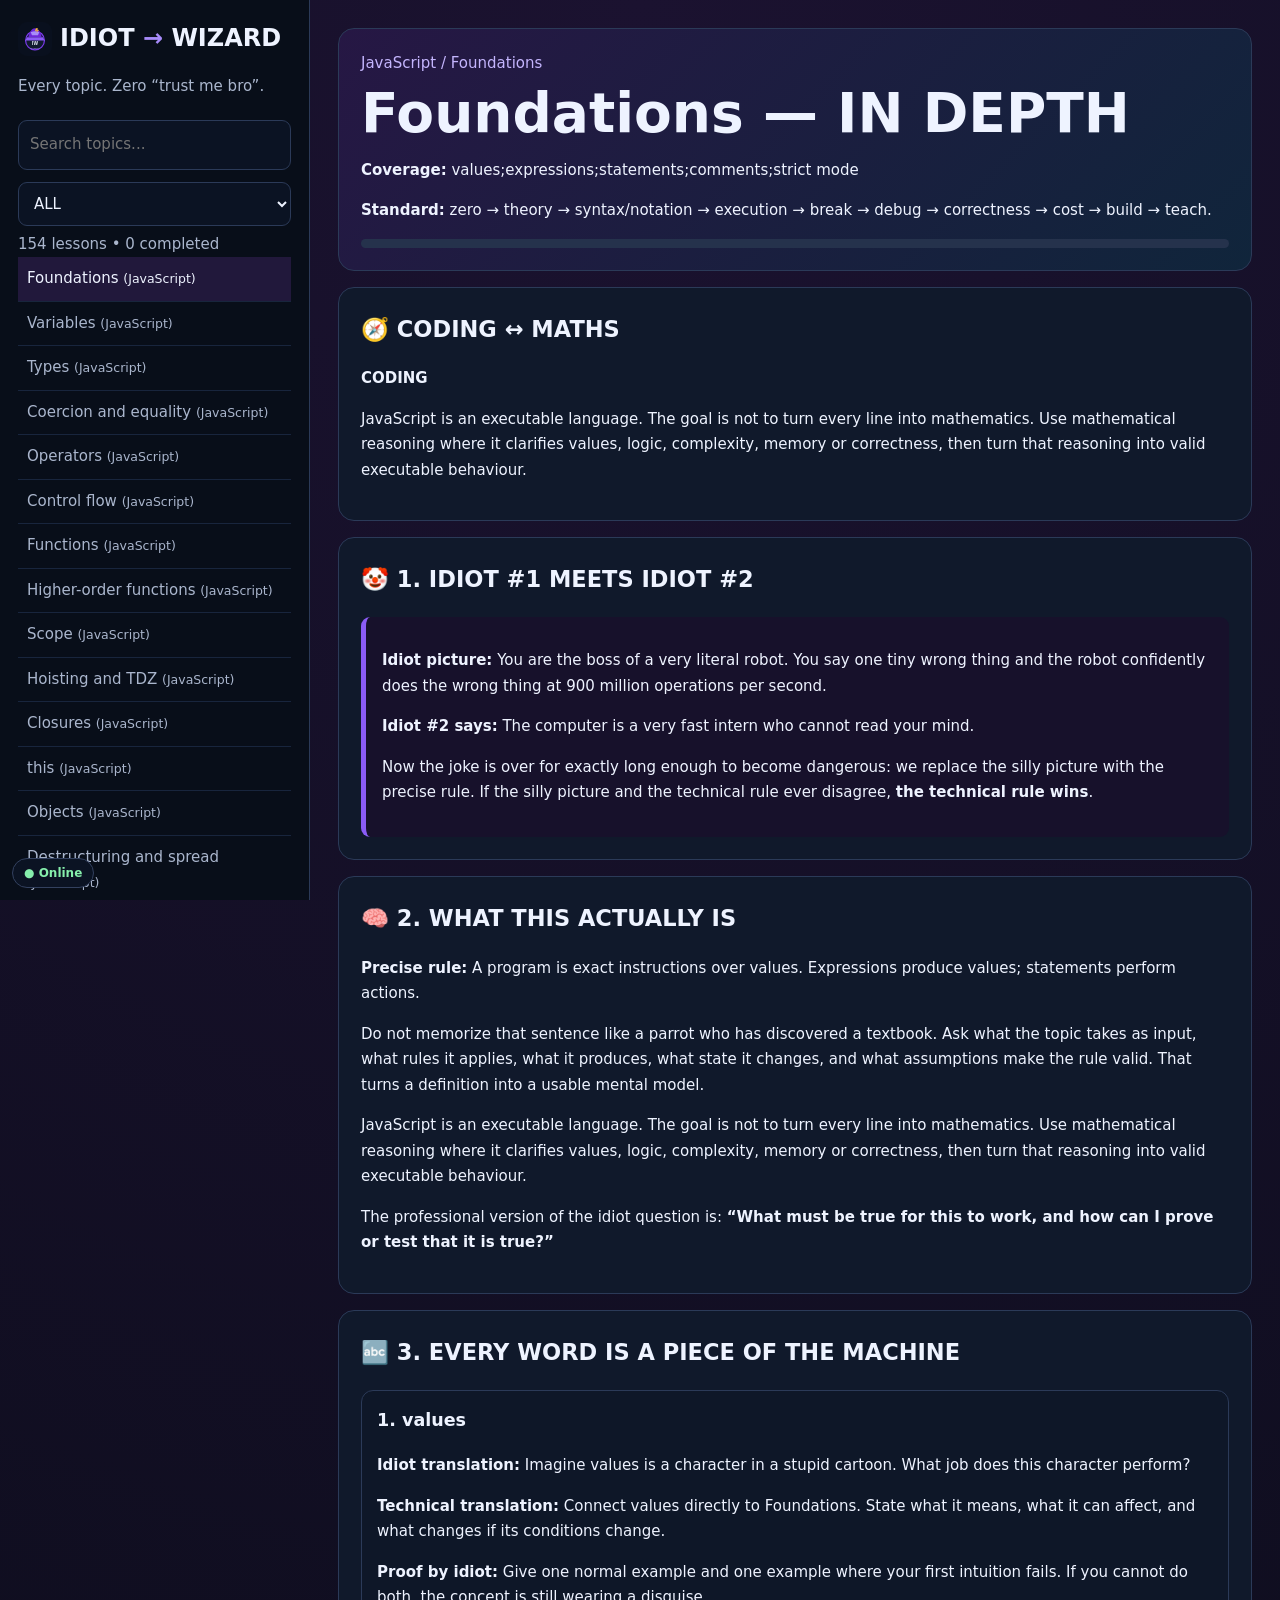
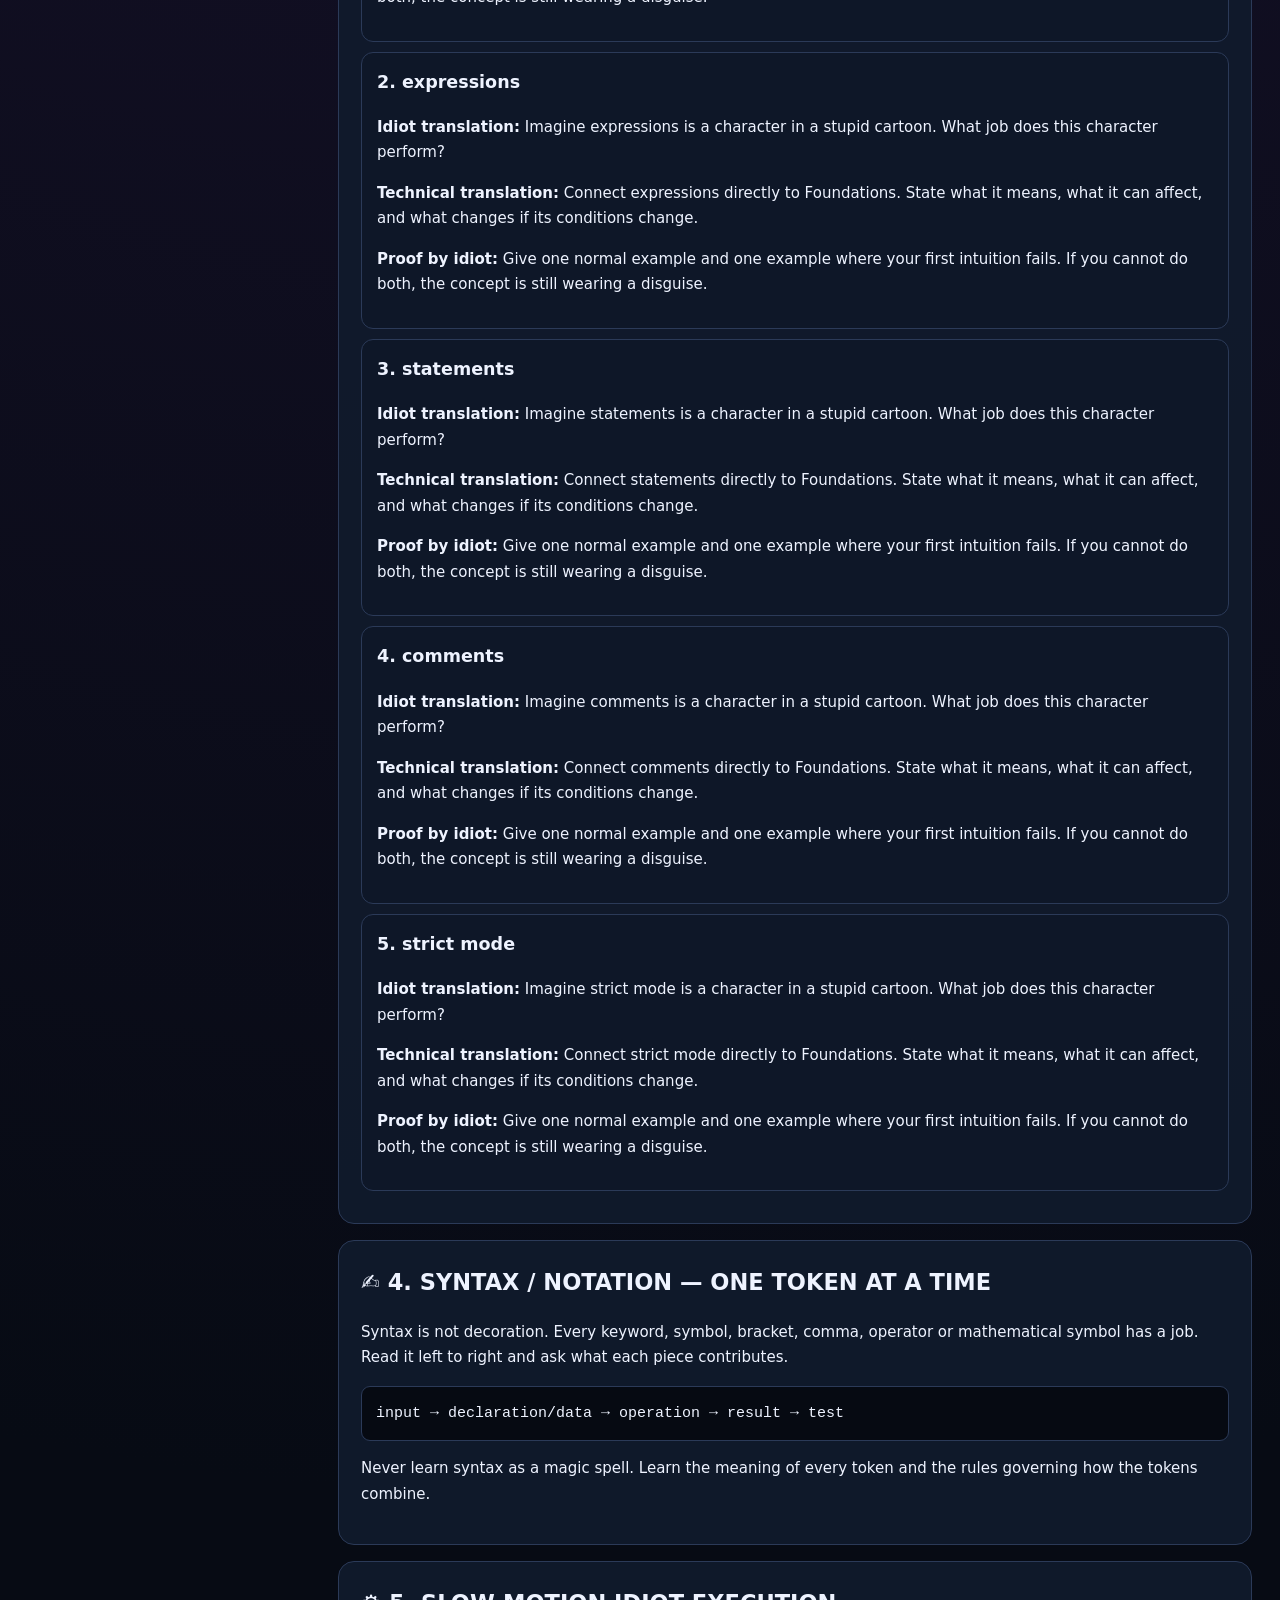
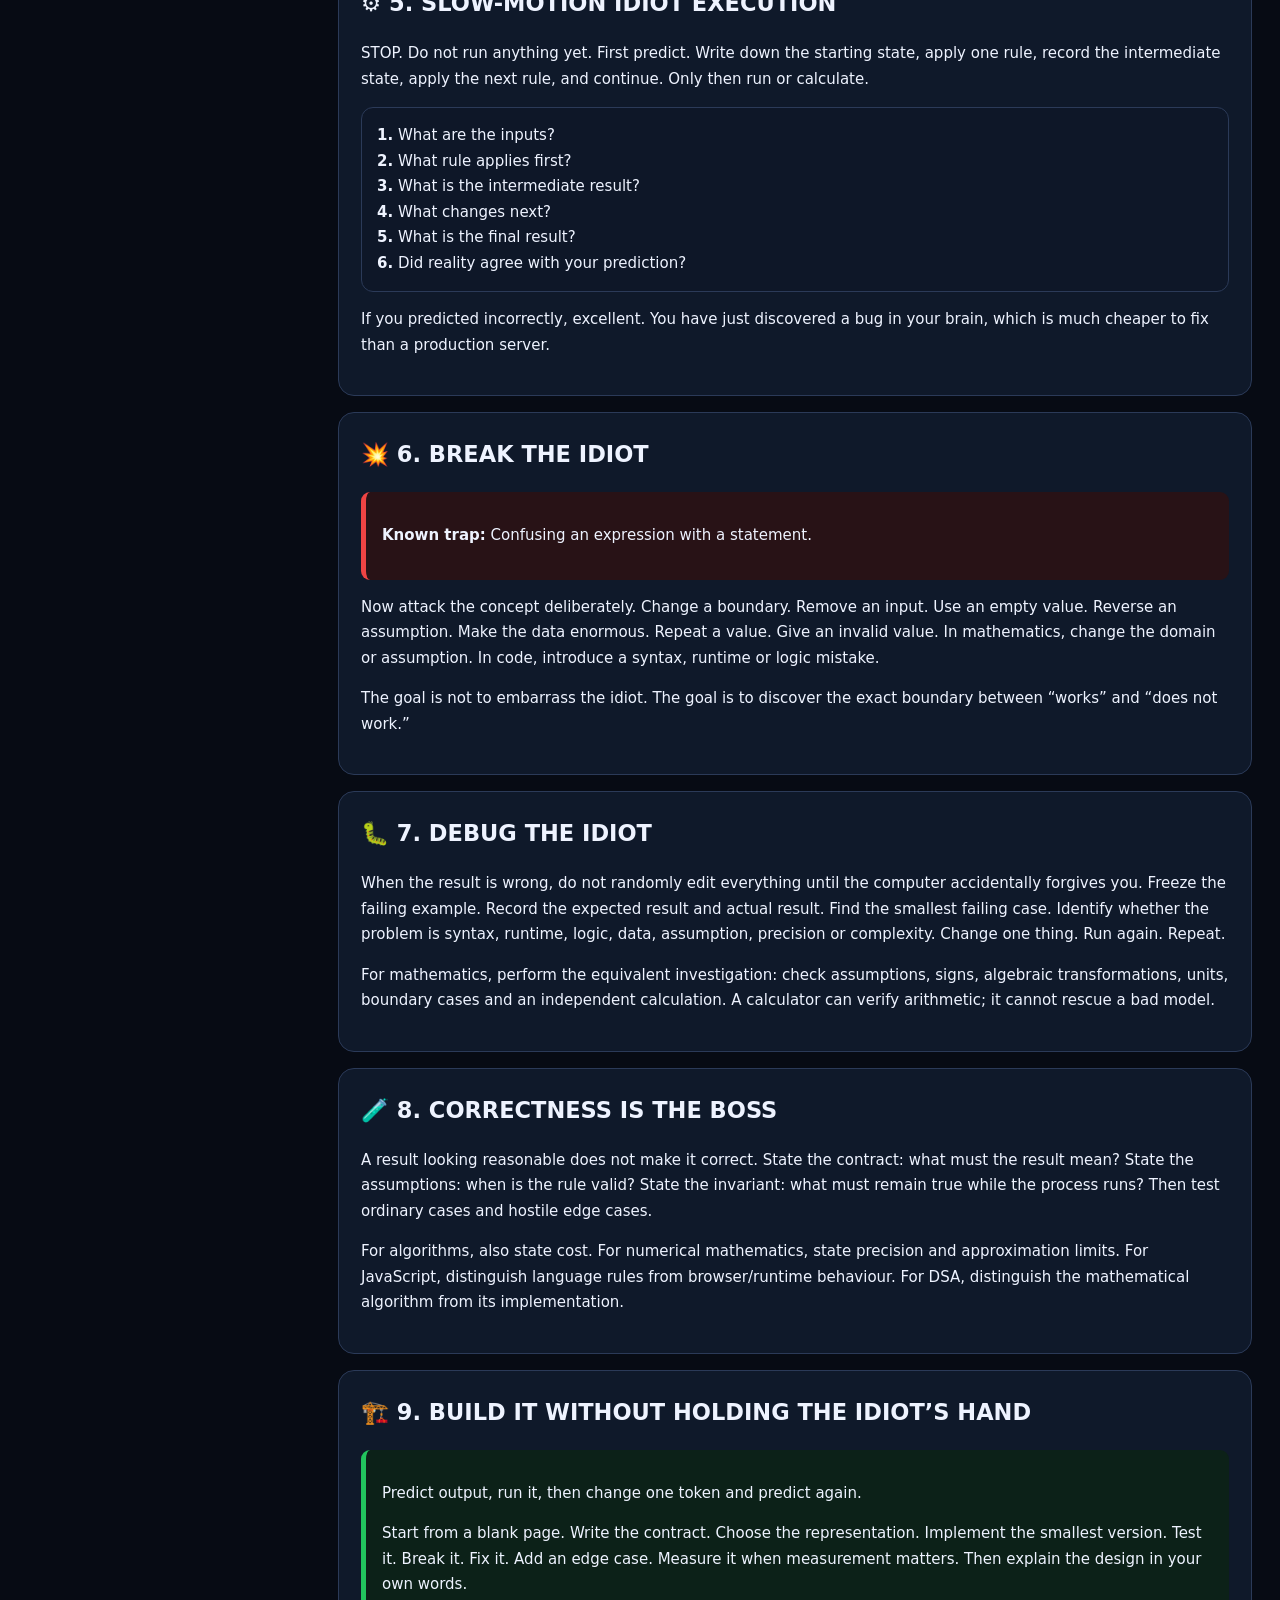
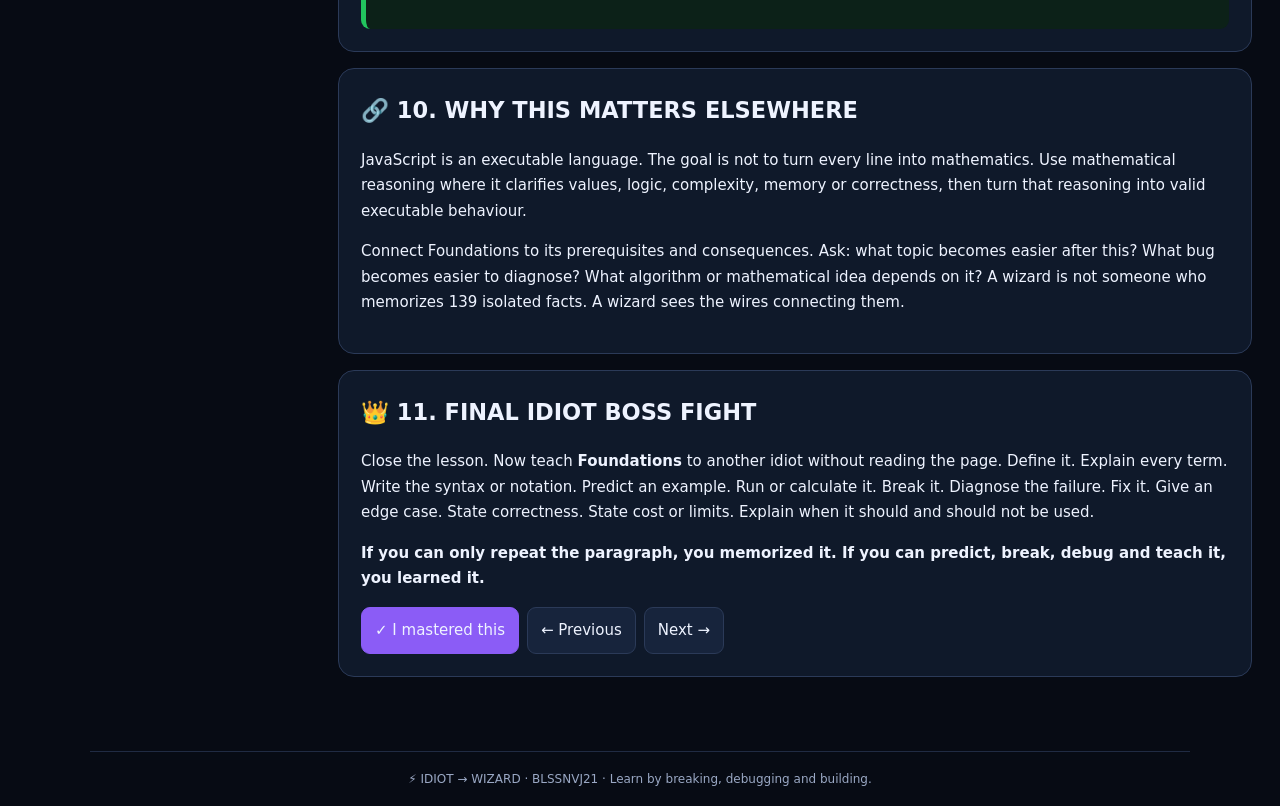
<file: learn.html>
<!doctype html>
<html lang="en">
<head>
<meta charset="utf-8">
<meta name="viewport" content="width=device-width,initial-scale=1">
<meta name="description" content="Deep, beginner-friendly programming lessons covering JavaScript, mathematics, DSA and engineering concepts.">
<meta name="keywords" content="JavaScript lessons, programming lessons, DSA lessons, mathematics for programmers, coding education">
<meta name="author" content="BLSSNVJ21">
<meta name="creator" content="BLSSNVJ21">
<meta name="application-name" content="IDIOT → WIZARD">
<meta name="robots" content="index,follow,max-image-preview:large,max-snippet:-1,max-video-preview:-1">
<meta name="referrer" content="strict-origin-when-cross-origin">
<meta property="og:type" content="website">
<meta property="og:site_name" content="IDIOT → WIZARD">
<meta property="og:url" content="https://shreebalaji767.github.io/idiot-wizard/">
<meta property="og:title" content="IDIOT → WIZARD — Full Lessons">
<meta property="og:description" content="Full programming lessons from idiot explanations to precise engineering rules.">
<meta property="og:image" content="https://shreebalaji767.github.io/idiot-wizard/icon.svg">
<meta name="twitter:card" content="summary">
<meta name="twitter:title" content="IDIOT → WIZARD — Full Lessons">
<meta name="twitter:description" content="Full programming lessons from idiot explanations to precise engineering rules.">
<meta name="twitter:image" content="https://shreebalaji767.github.io/idiot-wizard/icon.svg">
<meta name="theme-color" content="#101827">
<link rel="canonical" href="https://shreebalaji767.github.io/idiot-wizard/learn.html">
<link rel="manifest" href="manifest.json">
<link rel="stylesheet" href="responsive.css">
<link rel="icon" href="icon.svg" type="image/svg+xml">
<link rel="apple-touch-icon" href="icon.svg">
<title>IDIOT → WIZARD — Full Lessons</title>
<style>
:root{--bg:#070b14;--panel:#101a2c;--panel2:#17243c;--line:#2b3a58;--text:#eef3ff;--muted:#aab6cd;--purple:#8b5cf6;--green:#22c55e;--red:#ef4444;--blue:#38bdf8}
*{box-sizing:border-box}html{scroll-behavior:smooth}body{margin:0;background:radial-gradient(circle at top,#1b1230,#070b14 55%);color:var(--text);font:15px/1.7 system-ui,sans-serif;overflow-x:hidden}
.app{display:grid;grid-template-columns:310px minmax(0,1fr);min-height:100vh}.side{position:sticky;top:0;height:100vh;overflow:auto;padding:18px;background:#080e19;border-right:1px solid var(--line)}
.brand{font-size:24px;font-weight:900}.brand b{color:#a78bfa}.muted{color:var(--muted)}input,select,button{font:inherit}input,select{width:100%;padding:11px;background:#0b1323;color:var(--text);border:1px solid var(--line);border-radius:9px;margin:6px 0}
.list button{display:block;width:100%;text-align:left;background:transparent;color:var(--muted);border:0;border-bottom:1px solid #18253d;border-radius:0;padding:9px;cursor:pointer}.list button:hover,.list .sel{background:#21183b;color:var(--text)}
main{width:100%;max-width:1120px;margin:auto;padding:28px}.hero,.card{background:rgba(16,26,44,.95);border:1px solid var(--line);border-radius:16px;padding:22px;margin-bottom:16px}.hero{background:linear-gradient(135deg,#261744,#10253b)}
h1{font-size:clamp(30px,5vw,55px);line-height:1.05;margin:.15em 0}h2{margin-top:0}.crumb{color:#c4b5fd}.idiot{border-left:5px solid var(--purple);background:#17112b;padding:16px;border-radius:9px}.real{border-left:5px solid var(--blue);background:#0d2030;padding:16px;border-radius:9px}.trap{border-left:5px solid var(--red);background:#281216;padding:16px;border-radius:9px}.build{border-left:5px solid var(--green);background:#0c2118;padding:16px;border-radius:9px}
.coverage{display:flex;gap:7px;flex-wrap:wrap}.tag{padding:5px 9px;border:1px solid var(--line);border-radius:99px;background:#0b1323;color:#cbd5e1}
.progress{height:9px;background:#25324c;border-radius:9px;overflow:hidden}.fill{height:100%;background:linear-gradient(90deg,#8b5cf6,#22c55e)}
pre{background:#060a12;border:1px solid var(--line);padding:14px;border-radius:9px;overflow:auto;white-space:pre-wrap}code{font-family:ui-monospace,monospace}.actions{display:flex;gap:8px;flex-wrap:wrap}button.action{cursor:pointer;color:var(--text);background:var(--panel2);border:1px solid var(--line);border-radius:9px;padding:10px 13px}.primary{background:var(--purple)!important;border-color:var(--purple)!important}
.step{border:1px solid var(--line);background:#0e1728;border-radius:12px;padding:15px;margin:10px 0}.step h3{margin-top:0}
@media(max-width:900px){.app{display:block}.side{position:sticky;height:auto;max-height:48vh;z-index:20;border-right:0;border-bottom:1px solid var(--line)}main{padding:15px}}
@media(max-width:600px){main{padding:10px}.hero,.card{padding:15px}button,input,select{min-height:44px}h1{font-size:clamp(28px,10vw,42px)}}
</style>
<style id="universal-responsive">
*{box-sizing:border-box}
html{width:100%;max-width:100%;overflow-x:hidden;-webkit-text-size-adjust:100%;text-size-adjust:100%}
body{width:100%;max-width:100%;margin:0;overflow-x:hidden}
img,svg,video,canvas,iframe{max-width:100%;height:auto}
pre,code{max-width:100%}
pre{overflow-x:auto;white-space:pre-wrap;overflow-wrap:anywhere;word-break:break-word}
table{width:100%;max-width:100%;display:block;overflow-x:auto;-webkit-overflow-scrolling:touch;border-collapse:collapse}
input,select,textarea,button{max-width:100%;font:inherit}
button,.action{min-height:44px;touch-action:manipulation}
a{overflow-wrap:anywhere}
.card,.step,.idiot,.trap,.build{max-width:100%;overflow-wrap:anywhere;word-break:break-word}
@media (max-width:1100px){
  .layout,.shell,.container,.page,.app,.main-layout{width:100%!important;max-width:100%!important}
  .grid,.cards,.topics,.labs{grid-template-columns:repeat(2,minmax(0,1fr))!important}
}
@media (max-width:850px){
  body{font-size:15px}
  header,.topbar,.nav,.toolbar{flex-wrap:wrap!important}
  .layout,.app-layout,.main-layout{display:block!important}
  aside,.sidebar{position:relative!important;top:auto!important;width:100%!important;max-width:none!important;height:auto!important}
  main,.main,.content{width:100%!important;max-width:none!important;min-width:0!important}
  .grid,.cards,.topics,.labs{grid-template-columns:1fr!important}
  .card{padding:18px!important}
  h1{font-size:clamp(1.8rem,7vw,2.7rem)}
  h2{font-size:clamp(1.35rem,5vw,2rem)}
  h3{font-size:clamp(1.1rem,4vw,1.4rem)}
  .actions{display:grid!important;grid-template-columns:1fr 1fr!important;gap:10px!important}
  .actions .primary{grid-column:1/-1}
}
@media (max-width:600px){
  body{font-size:14px}
  .wrap,.container,.shell{padding-left:12px!important;padding-right:12px!important}
  .card{padding:14px!important;border-radius:12px!important}
  .step,.idiot,.trap,.build{padding:12px!important}
  .actions{grid-template-columns:1fr!important}
  .actions .primary{grid-column:auto}
  button,.action,input,select,textarea{width:100%;min-width:0}
  pre{font-size:.82rem;line-height:1.5;padding:12px!important}
  table{font-size:.82rem}
  p{line-height:1.7}
}
@media (max-width:380px){
  body{font-size:13px}
  .card{padding:11px!important}
  h1{font-size:1.65rem}
  h2{font-size:1.25rem}
  pre{font-size:.76rem}
}
@media (orientation:landscape) and (max-height:500px){
  aside,.sidebar{max-height:42vh;overflow:auto}
  .card{padding:14px!important}
}
@media (pointer:coarse){
  button,a,input,select,textarea{min-height:44px}
}
@media (prefers-reduced-motion:reduce){
  *,*::before,*::after{scroll-behavior:auto!important;animation-duration:.01ms!important;animation-iteration-count:1!important;transition-duration:.01ms!important}
}
</style></head>
<body>
<div class="app">
<aside class="side">
<div class="brand">IDIOT <b>→</b> WIZARD</div>
<p class="muted">Every topic. Zero “trust me bro”.</p>
<input id="search" placeholder="Search topics...">
<select id="category"></select>
<div id="stats" class="muted"></div>
<div id="list" class="list"></div>
<hr>
<a href="index.html">← Dashboard</a><br><a href="practical.html">⚙️ Practical Lab</a>
</aside>
<main id="main"></main>
</div>
<script>
const groups={
"JavaScript":[
["Foundations","values;expressions;statements;comments;strict mode","A program is exact instructions over values. Expressions produce values; statements perform actions.","The computer is a very fast intern who cannot read your mind.","Predict output, run it, then change one token and predict again.","Confusing an expression with a statement."],
["Variables","let;const;var;assignment;declaration;initialization","Variables bind names to values. let and const are block scoped; var is function scoped.","A variable is a labelled box. const locks the label, not the object inside.","Show reassignment and compare let, const and var.","Thinking const freezes objects."],
["Types","undefined;null;boolean;number;bigint;string;symbol;object","JavaScript has primitive values and objects. typeof has historical quirks.","A type is what kind of thing you handed the machine.","Inspect typeof, Array.isArray and Object.prototype.toString.","Using typeof alone for every type question."],
["Coercion and equality","===;==;ToPrimitive;ToNumber;ToString;truthy;falsy","Operators may convert values. Prefer strict equality unless abstract equality is intentional.","JavaScript sometimes turns your banana into a number because it feels like it.","Test 0,false,'',null and undefined pairs.","Memorizing weird equality tables."],
["Operators","arithmetic;comparison;logical;nullish;optional chaining;assignment;precedence","Operators combine or transform values; precedence controls grouping.","Tiny machines attached to symbols.","Rewrite complex expressions with parentheses and temporary variables.","Assuming && and || always return booleans."],
["Control flow","if;switch;for;while;do while;for of;for in;break;continue","Control flow branches and repeats execution.","A robot needs a door, a stopping rule and progress.","Write the same task with for, while and for-of.","Off-by-one errors and for-in on arrays."],
["Functions","declarations;expressions;arrows;parameters;defaults;rest;return;callbacks","Functions package behavior and can be passed as values.","A vending machine: inputs in, result out.","Build small pure functions and compose them.","Forgetting return."],
["Higher-order functions","map;filter;reduce;find;some;every;callbacks","Higher-order functions receive or return functions.","Hire a tiny robot and give it a job description.","Replace a loop with map/filter/reduce and explain why.","Using reduce when a simpler method is clearer."],
["Scope","global;module;function;block;lexical;shadowing","Scope determines where a binding is visible. JavaScript uses lexical scoping.","Every name lives in a building. Wrong floor? No access.","Nest blocks and trace which variable each read resolves to.","Confusing name visibility with object lifetime."],
["Hoisting and TDZ","hoisting;temporal dead zone;var;let;const","Declaration processing and initialization differ. let/const cannot be read before initialization.","The name is on the guest list but the guest is behind the velvet rope.","Compare var, let, const and function declarations.","Saying all variables are simply hoisted."],
["Closures","closure;lexical environment;private state;factory","A closure retains access to its surrounding lexical environment.","The function leaves home but keeps the house keys.","Build a counter factory.","Assuming captured variables are copied values."],
["this","method;plain call;new;call;apply;bind;arrow","this depends on invocation rules; arrows capture lexical this.","this asks who called me; an arrow says my parent already answered.","Invoke one function in several ways.","Thinking this always means the containing object."],
["Objects","properties;keys;values;entries;descriptors;lookup","Objects map property keys to values and can inherit through prototypes.","A labelled junk drawer.","Create, inspect, mutate and delete properties.","Accidental shared mutation."],
["Destructuring and spread","object;array;spread;rest","Destructuring extracts; spread expands; rest collects.","Take the screwdriver without carrying the whole garage.","Rewrite nested destructuring in plain code.","Thinking spread deep-clones."],
["Arrays","indexing;slice;splice;sort;flat;flatMap;mutation","Arrays are ordered collections; methods differ in mutation and return behavior.","Numbered lockers in a row.","Classify common array methods as mutating or non-mutating.","sort without a comparator."],
["Strings and Unicode","UTF-16;code units;code points;graphemes;normalization","JavaScript strings use UTF-16 code units; visible characters can span multiple units.","One character can secretly be a LEGO monster.","Compare length, codePointAt and Array.from on emoji.","Assuming length equals human characters."],
["Numbers","IEEE-754;NaN;Infinity;rounding;precision","Number uses IEEE-754 double precision.","0.1 + 0.2 is not decimal magic.","Explore EPSILON and safe integer limits.","Using floats for exact money without a strategy."],
["BigInt","large integers;conversion;modular arithmetic","BigInt represents arbitrary-size integers but cannot mix freely with Number.","Number is the bucket; BigInt is the warehouse.","Compute a large modular power.","Mixing Number and BigInt."],
["Math","abs;floor;ceil;round;random;min;max;pow;sqrt","Math supplies numerical functions.","A toolbox, not a symbolic mathematician.","Build bounded random integers and test the bounds.","Treating Math.random as secure randomness."],
["Regular expressions","patterns;flags;groups;captures;lookaround;replace;exec","Regex describes text patterns and can capture structure.","A tiny text detective.","Write patterns for dates and repeated words.","One giant unmaintainable regex."],
["Map and Set","Map;Set;WeakMap;WeakSet;identity","Map stores key-value pairs; Set stores unique values.","Set is a bouncer rejecting duplicate guests.","Count frequencies with Map and remove duplicates with Set.","Assuming plain objects and Map are identical."],
["Prototypes","prototype chain;property lookup;Object.create","Objects can inherit through a prototype chain.","If the drawer is empty, ask the parent drawer.","Trace a three-level lookup.","Confusing an object's prototype with constructor.prototype."],
["Classes","class;extends;super;static;private fields","Classes are syntax over prototypes and support structured instance creation.","Recipe card versus cake.","Create a base class and subclass; inspect prototypes.","Thinking classes erase prototype mechanics."],
["Iterators and generators","iterable;iterator;Symbol.iterator;yield","Iterators expose next(); generators pause and resume execution.","A vending machine with a next button.","Implement a lazy range generator.","Expecting generator code to execute immediately."],
["Symbols","unique keys;well-known symbols","Symbols are unique primitives and protocol hooks.","A nametag nobody else accidentally owns.","Use Symbol.iterator on a custom object.","Expecting Object.keys to include symbol keys."],
["Errors","Error;TypeError;ReferenceError;SyntaxError;RangeError;throw;try;catch;finally","Errors communicate failure; catching should recover or add context.","The computer filed a police report. Read it.","Throw a custom error and preserve its cause.","Catching everything and hiding the bug."],
["Promises","states;then;catch;finally;all;allSettled;race;any","Promises represent future results and compose asynchronous work.","A restaurant token: pending, then fulfilled or rejected.","Compare Promise.all and allSettled.","Forgetting rejection handling."],
["async and await","async;await;concurrency;sequential;AbortController","async returns promises; await pauses that function, not the browser.","One checkout lane waits while the supermarket keeps moving.","Compare sequential awaits with Promise.all.","Awaiting independent tasks one by one."],
["Event loop","call stack;tasks;microtasks;rendering","The runtime schedules jobs using a stack and queues; promise reactions are microtasks.","The queue has a fast lane for microtasks after the current job.","Predict logs from timers and promises.","Thinking setTimeout(fn,0) means now."],
["Modules","import;export;default;named;dynamic import","Modules create explicit dependency boundaries.","Rooms with doors instead of one giant room.","Split code into three modules.","Confusing default and named exports."],
["DOM","document;selectors;nodes;attributes;text;create;remove","The DOM is the browser's object representation of the document.","Blueprint becomes furniture.","Create, update and remove nodes.","Using innerHTML with untrusted content."],
["Events","capture;target;bubble;delegation;passive;custom events","Events travel capture → target → bubble; delegation uses bubbling.","A package goes down the building and comes back up.","Inspect target, currentTarget and eventPhase.","Confusing target with currentTarget."],
["Forms","FormData;validation;input;change;submit","Forms collect and serialize user input; client validation is not a security boundary.","A questionnaire whose answers still need checking.","Serialize and validate normal, empty and malicious-looking input.","Trusting browser validation as security."],
["Fetch and HTTP","methods;headers;status;JSON;AbortController;CORS","Fetch performs HTTP requests; status and headers describe protocol results.","A courier sends a request and returns with a response.","Handle HTTP failure and network failure separately.","Assuming fetch rejects for every 4xx/5xx."],
["Storage","localStorage;sessionStorage;serialization;quota","Web Storage stores strings in the browser.","A cupboard, not a serious database.","Persist settings and recover from malformed JSON.","Putting secrets or huge datasets in localStorage."],
["IndexedDB","database;object store;keys;transactions;indexes","IndexedDB stores structured client data with transactions and indexes.","A filing cabinet with drawers and transaction rules.","Create, write, query and update records.","Ignoring transaction lifecycle."],
["Web Workers","worker;postMessage;message;isolation;transferables","Workers run JS off the main thread and communicate by messages.","Another office that receives paperwork instead of touching your desk.","Move CPU work into a worker.","Trying to access the DOM from a worker."],
["Service workers and PWA","install;activate;fetch;Cache API;offline","Service workers can intercept requests and enable offline strategies.","A receptionist who can answer from the local cupboard.","Cache an app shell and update it.","Caching stale assets forever."],
["Streams","ReadableStream;WritableStream;TransformStream;backpressure","Streams process data incrementally and manage flow.","Do not carry the whole river in a bucket.","Transform chunks and observe backpressure.","Buffering everything when streaming is needed."],
["Web Crypto","randomness;digest;keys;SubtleCrypto","Web Crypto provides primitives, not a security architecture.","A toolbox, not a security certificate.","Hash data and generate secure random bytes.","Inventing encryption."],
["WebSocket and WebRTC","persistent messaging;signaling;peer connections;data channels","WebSocket provides persistent client-server messaging; WebRTC supports peer connections.","One is a phone call to a server; the other arranges a direct meeting.","Trace connection and disconnect states.","Assuming WebRTC needs no signaling."],
["Intl","NumberFormat;DateTimeFormat;Collator;PluralRules","Intl handles locale-sensitive formatting and comparison.","Stop assuming every country writes dates and numbers like you.","Format the same values for several locales.","Hard-coding separators."],
["Memory and garbage collection","reachability;GC;leaks;profiling","Garbage collection reclaims unreachable objects; retained references can leak memory.","The janitor removes trash only when nobody can reach it.","Create and remove references and listeners.","Assuming GC fixes all leaks."],
["Proxy and Reflect","traps;invariants;reflection;metaprogramming","Proxy intercepts operations; Reflect provides standard reflective operations.","A security guard between code and an object.","Log property access while preserving behavior.","Violating proxy invariants."],
["Typed arrays","ArrayBuffer;DataView;Uint8Array;endianness","Typed arrays expose binary memory with explicit element types.","Normal arrays are boxes; typed arrays are rulers over bytes.","Encode and decode an integer.","Confusing bytes with elements."],
["Atomics and SharedArrayBuffer","shared memory;race;atomic operations","Shared memory lets workers share bytes; Atomics coordinates access.","Two workers fighting over one whiteboard need rules.","Model a shared counter and race.","Assuming normal reads and writes are synchronized."],
["Node.js","process;fs;path;events;streams;HTTP","Node runs JS outside browsers and exposes system APIs.","The workshop keys for JavaScript.","Read a file and create a tiny HTTP server.","Using browser globals blindly."],
["npm and tooling","package.json;semver;dependencies;bundlers;linters;formatters;source maps","Tooling automates packages, builds, linting, formatting and debugging.","Power tools: useful, but understand what they do.","Read package.json and dependency ranges.","Installing packages blindly."],
["Testing","assertions;unit;integration;fixtures;mocks;property tests","Tests encode expected behavior at different boundaries.","A robot repeatedly asks whether it still works.","Test normal, boundary and invalid cases.","Testing only happy paths."],
["Performance","profiling;allocation;DOM cost;batching;debounce;throttle","Performance work begins with measurement and a bottleneck.","Do not tune the bicycle bell while the wheel is missing.","Measure before and after optimization.","Optimizing by vibes."],
["Security","XSS;injection;CSP;URL validation;dependency risk","Security controls trust boundaries and attacker-controlled input.","Anything from a stranger wears a fake moustache until validated.","Demonstrate safe text insertion and explain CSP.","Treating frontend validation as security."],["Date and time","Date;timestamps;UTC;timezone;ISO;duration","Date represents timestamps and calendar-related values; timezone handling requires explicit conventions.","Time is a number wearing a timezone hat; calendars are where the hat catches fire.","Convert timestamps between UTC and local time and compare durations.","Parsing ambiguous date strings."],
["URL and navigation","URL;URLSearchParams;Location;History;origin","URL APIs parse and manipulate resource addresses; History changes session navigation state.","A URL is an address with a surprisingly complicated envelope.","Parse query parameters and safely build a URL.","Concatenating URLs by hand."],
["Clipboard and files","Clipboard;File;FileReader;Blob;ObjectURL;download","Browser file and clipboard APIs move user-authorized data between the page and local system.","The browser can carry papers, but the user must hand them over.","Read a text file, create a Blob, and export JSON.","Assuming arbitrary filesystem access."],
["Geolocation and permissions","Geolocation;permissions;user consent","Geolocation exposes location only through browser permission and secure-context rules.","The browser asks the user before telling you where the house is.","Request position and handle denied/unavailable states.","Treating location as guaranteed."],
["Canvas and graphics","Canvas;2D;pixels;animation","Canvas is an immediate-mode drawing surface controlled by JavaScript.","A blank digital whiteboard.","Draw shapes and animate with requestAnimationFrame.","Forgetting device-pixel-ratio considerations."],
["Web Audio","AudioContext;nodes;oscillator;gain;analyser","Web Audio builds signal-processing graphs in the browser.","A synthesizer made of Lego blocks.","Generate a tone and inspect frequency data.","Ignoring user-gesture autoplay restrictions."],
["Notifications","Notification;permission;service worker","Notifications require user permission and have browser/platform constraints.","The browser can knock, but the user controls the door.","Request permission and show a notification where supported.","Requesting permission repeatedly."],
["Drag and drop","dragstart;dragover;drop;DataTransfer","Drag-and-drop transfers data through events and DataTransfer.","Pick up the box, carry it, drop it in the target.","Build a reorderable list.","Forgetting dragover.preventDefault()."],
["Security headers and policy","CSP;SRI;SOP;CORS;COOP;COEP","Browser security policies restrict origins, resources and cross-context capabilities.","The browser is a suspicious security guard.","Explain which policy controls which boundary.","Treating CORS as authentication."],
["Node buffers and binary I/O","Buffer;Uint8Array;streams;encodings","Node Buffer represents raw bytes for filesystem and network work.","A box of bytes with no fairy-tale meaning until you decode it.","Encode text, inspect bytes and stream a file.","Confusing characters with bytes."],
["Node process and CLI","process;argv;env;stdin;stdout;signals","Node exposes process state and command-line streams.","Your program gets a passport, pockets and a phone.","Build a CLI that accepts arguments and exits with codes.","Leaking secrets through logs."],
["HTTP server and networking","http;request;response;headers;status;streaming","Node can create HTTP servers and stream request/response bodies.","Your JS program becomes the receptionist.","Build a tiny server with routes and status codes.","Trusting request input."],
["CommonJS and interoperability","require;module.exports;ESM;interop","Node supports CommonJS alongside ECMAScript modules with interoperability rules.","Two dialects of JavaScript paperwork.","Convert a small module between formats.","Mixing default/named interop assumptions."],
["Advanced serialization","JSON;structured clone;transfer;cycles","Different serialization mechanisms support different value sets and graph structures.","Not every object fits through the JSON door.","Compare JSON.stringify with structuredClone and transfer.","Assuming JSON preserves every JS value."]
],
"Mathematics":[
["Arithmetic","integers;fractions;decimals;percentages;ratios;order of operations","Arithmetic handles quantities and operations with precise precedence.","Numbers are obedient until you forget signs or precedence.","Convert fractions, decimals and percentages and reverse-check.","Dropping signs or units."],
["Factors and primes","divisibility;primes;factorization;divisors;sieve","Prime factorization breaks integers into prime building blocks.","Primes are LEGO bricks for integers.","Factor numbers and build a sieve.","Calling 1 prime."],
["GCD and LCM","Euclidean algorithm;extended Euclid;Bezout","GCD is the largest common divisor; LCM the smallest positive common multiple.","GCD asks for the biggest shared chunk; LCM asks when schedules meet.","Run Euclid and verify the product identity.","Using slow subtraction for huge values."],
["Modular arithmetic","congruence;inverse;fast exponentiation","Modulo arithmetic reasons about remainders and cyclic behavior.","A clock is modular arithmetic wearing a watch.","Compute modular powers and inverses when they exist.","Dividing without checking invertibility."],
["Number theory","Fermat;Euler phi;CRT;parity;divisibility","Number theory studies integer structure and modular relationships.","Integers have secret plumbing.","Solve small congruence systems and verify.","Ignoring theorem conditions."],
["Algebra","expressions;equations;inequalities;absolute value;systems","Algebra transforms expressions while preserving equality or valid inequality direction.","Letters are numbers in disguise.","Solve and substitute back into equations.","Forgetting inequality reversal."],
["Functions","domain;range;composition;inverse;piecewise","A function maps each allowed input to exactly one output.","A machine with one answer per input.","Compose functions and test inverse behavior.","Confusing range and codomain."],
["Sequences and series","arithmetic;geometric;sums;recurrence","Sequences are ordered terms; series add terms.","A sequence marches; a series collects the ticket money.","Derive arithmetic and geometric sums.","Guessing formulas from too few terms."],
["Exponents and logarithms","laws;roots;logs;change of base;growth","Logs reverse exponentiation and expose multiplicative growth.","Log asks which power caused this number.","Solve exponential equations and compare growth.","Treating log(a+b) as log a + log b."],
["Logic","propositions;truth tables;implication;equivalence;quantifiers","Logic formalizes statements and valid inference.","No 'trust me bro' conclusions.","Build truth tables and translate conditions.","Confusing implication with causation."],
["Sets","union;intersection;difference;Cartesian product;power set","Sets collect distinct elements and support formal operations.","A bag where duplicate membership does not matter.","Implement set identities with JS Set.","Assuming sets have order."],
["Relations","equivalence;partial order;properties","Relations specify which pairs are connected and can be reflexive, symmetric or transitive.","A relation is a list of allowed handshakes.","Classify relations by their properties.","Assuming every relation is a function."],
["Proof","direct;contradiction;contrapositive;induction;invariant","Proof is justified reasoning from assumptions to conclusion.","Math does not accept 'bro trust me'.","Prove a divisibility claim and a loop invariant.","Using examples as universal proof."],
["Counting","sum;product;permutations;combinations;pigeonhole","Counting turns structured choices into exact totals.","Three shirts times two pants means six outfits; the wardrobe monster demands it.","Compute nPr and nCr and decide whether order matters.","Using permutations when order does not matter."],
["Recurrences","linear recurrences;recursion trees;substitution;Master theorem","Recurrences define a quantity from smaller instances.","A problem leaves a smaller copy on the doorstep.","Expand merge-sort recurrence and estimate growth.","Missing the base case."],
["Probability","sample spaces;conditional;Bayes;independence;expectation","Probability quantifies uncertainty; conditional probability changes the reference space.","Probability is math admitting uncertainty.","Compute conditional probability and Bayes examples.","Confusing P(A|B) and P(B|A)."],
["Random variables","PMF;PDF;expectation;variance;covariance","A random variable maps outcomes to numerical values.","A scorecard attached to randomness.","Compute moments from a small distribution.","Treating a PDF value as a probability."],
["Distributions","Bernoulli;binomial;geometric;Poisson;normal;uniform","Distributions model recurring random processes.","Different random processes need different costumes.","Identify a distribution from assumptions and calculate a probability.","Ignoring assumptions."],
["Statistics","mean;median;mode;variance;SD;quantiles;correlation","Statistics summarizes data and measures spread and association.","Mean is bullied by outliers; median wears a helmet.","Compute summaries and compare robustness.","Correlation is not causation."],
["Vectors","addition;scalar;dot;norm;projection","Vectors represent magnitude and direction.","An arrow carrying numbers.","Compute dot products and projections.","Mixing coordinate conventions."],
["Matrices","operations;transpose;determinant;inverse;rank","Matrices encode linear transformations and systems.","A rectangular machine that transforms vectors.","Multiply matrices and verify by code.","Assuming multiplication commutes."],
["Linear systems","Gaussian elimination;row reduction;consistency","Elimination transforms a system into an equivalent simpler form.","Turn equation spaghetti into stairs.","Solve and classify zero/one/infinite solutions.","Dividing by a zero pivot."],
["Eigenvalues","characteristic polynomial;eigenvectors;diagonalization","Eigenvectors keep direction under a transformation, changing by a scalar.","The stubborn arrow that refuses to turn.","Solve a 2x2 eigenproblem and verify Av=lambda v.","Calling the vector the eigenvalue."],
["Geometry","distance;lines;circles;polygons;coordinates","Coordinate geometry turns shapes into equations and measurements.","Put the shape on graph paper and let algebra lift it.","Calculate distances and intersections.","Confusing radius and diameter."],
["Trigonometry","radians;sine;cosine;tangent;identities;inverse","Trigonometry relates angles and ratios and extends to periodic functions.","Triangles are gossiping about angles.","Convert degrees/radians and solve a right triangle.","Passing degrees to radian-based APIs."],
["Limits","continuity;approximation","Limits describe behavior near a point or infinity.","You can know where the hallway leads without touching the door.","Approximate a limit numerically.","Blind substitution at discontinuities."],
["Derivatives","rules;chain rule;gradient;rates;optimization","A derivative measures local rate of change.","How violently is this thing changing right now?","Differentiate and find critical points.","Forgetting the chain-rule inner derivative."],
["Integrals","antiderivatives;definite;area;numerical","Integration accumulates quantities and reverses differentiation under suitable conditions.","The derivative is the speedometer; the integral adds the trip.","Integrate simple functions and approximate numerically.","Forgetting +C for indefinite integrals."],
["Numerical methods","bisection;Newton-Raphson;finite differences;error","Numerical methods approximate hard or unnecessary exact solutions.","When algebra refuses, poke it with numbers carefully.","Find a root with bisection and Newton.","Ignoring convergence and error."],
["Optimization","local;global;convexity;gradient","Optimization searches for extrema under an objective and constraints.","Find the lowest puddle in the landscape.","Use derivatives to find and classify candidates.","Calling a local optimum global."],
["Graph mathematics","vertices;edges;degree;paths;cycles;connectivity","Graph theory studies discrete networks of vertices and edges.","Dots plus lines, followed by an alarming number of algorithms.","Count degrees and test connectivity.","Forgetting directed versus undirected rules."],
["Binary and hexadecimal","bases;conversion;twos complement;representation","Bases encode values using different digit alphabets.","Hex is binary wearing a shorter jacket.","Convert decimal, binary and hex by hand and code.","Confusing representation with value."],
["Bitwise mathematics","masks;shifts;XOR;parity;powers of two","Bitwise operations manipulate binary representations directly.","Bits are tiny light switches.","Set, clear, toggle and test bits with masks.","Ignoring signed behavior."],
["Discrete mathematics","logic;sets;relations;proof;counting;recurrences","Discrete math supplies the formal language behind algorithms and computer science.","This is the toolbox behind the toolbox.","Use proofs and counting to justify an algorithm.","Treating discrete math as optional decoration."],
["Calculus for DSA","limits;derivatives;integrals;growth","Calculus explains rates, growth, optimization and approximation used in algorithms.","Algorithms sometimes need a speedometer and a measuring cup.","Compare growth rates and derive a simple optimization.","Memorizing formulas without interpreting rate or accumulation."]
],
"DSA":[
["Complexity","Big O;Omega;Theta;worst;average;best;amortized","Complexity models resource growth with input size.","One potato is easy; a million reveals the algorithm.","Count dominant operations and compare growth classes.","Treating Big O as exact seconds."],
["Arrays and prefix sums","access;insert;delete;prefix;difference","Arrays give indexed access; prefix sums accelerate repeated range queries.","Numbered lockers plus receipts for everything before locker i.","Build prefix and difference arrays.","Doing O(n) work per query unnecessarily."],
["Two pointers","opposite ends;fast/slow;partition","Two pointers exploit ordering or structure to avoid nested loops.","Two detectives walk the hallway strategically.","Solve sorted pair-sum and linked-list cycle detection.","Moving pointers without preserving the invariant."],
["Sliding window","fixed;variable;frequency","A moving window maintains state for a contiguous region.","Slide one bite in and one bite out instead of rebuilding the sandwich.","Find longest substring under a constraint.","Forgetting to remove left-edge state."],
["Kadane","maximum subarray;invariant","Kadane tracks best subarray ending here and best seen globally.","Extend the party or start a new party.","Trace current and global values including all-negative input.","Returning zero for an all-negative non-empty problem."],
["String algorithms","frequency;palindrome;anagram;substring","String tasks often reduce to counting, pointers, hashing or matching.","Strings are arrays wearing letters.","Solve anagrams and palindromes then analyze complexity.","Ignoring input encoding requirements."],
["Pattern matching","naive;KMP;Z;Rabin-Karp","Pattern matching reuses comparisons or hashes to search efficiently.","Naive restarts the detective interview; KMP remembers.","Implement naive and KMP and count comparisons.","Treating a hash as collision-proof."],
["Linked lists","singly;doubly;circular;reverse;merge;cycle","Linked lists connect nodes by references.","A treasure hunt where every note points to the next note.","Reverse a list and detect cycles.","Losing next before rewiring."],
["Stacks","LIFO;parsing;monotonic;next greater","Stacks process newest items first and support parsing and monotonic patterns.","Plate stack: only the top is polite.","Validate brackets and solve next-greater.","Popping an empty stack."],
["Queues and deques","FIFO;circular;monotonic deque","Queues process oldest first; deques support both ends.","Chai-shop queue plus a door at each end.","Implement circular queue and sliding-window maximum.","Confusing priority queue with FIFO."],["Priority queues","heap;enqueue;extract-min;extract-max;decrease-key","A priority queue removes the highest- or lowest-priority item rather than the oldest item.","Emergency room: urgent first, not first-come-first-served.","Implement a heap-backed priority queue.","Expecting FIFO order."],
["Hashing","hash table;collision;load factor;Map;Set","Hashing maps keys to buckets; collisions need handling.","Pigeonholes sometimes get two pigeons.","Frequency counting and collision reasoning.","Claiming hash operations are always O(1)."],
["Heaps","min heap;max heap;heapify;priority queue","Heaps expose an extreme element while preserving a partial order.","Urgent patient first; everyone else waits in heap chaos.","Implement push, pop and heapify.","Thinking a heap is fully sorted."],
["Trees","traversals;height;balance","Trees are hierarchical structures and naturally recursive.","A family tree addicted to recursion.","Implement preorder, inorder and postorder.","Mixing traversal order."],
["BST","search;insert;delete;invariant","A BST maintains an ordering invariant around every node.","Smaller left, bigger right: the tree is a bouncer.","Implement search, insert and delete.","Ignoring duplicate policy."],
["AVL trees","rotations;balance factor","AVL trees keep height bounded with rotations.","The tree gets wobbly, so rotate the furniture.","Implement LL, RR, LR and RL.","Breaking subtree links during rotation."],
["Red-black trees","color invariants;rotations;balanced height","Red-black trees maintain color properties that guarantee logarithmic height.","The tree has a dress code.","Learn invariants before insertion cases.","Memorizing cases without the invariants."],
["Tries","prefix search;autocomplete","Tries store shared prefixes for fast prefix operations.","Words share roads until they turn.","Build autocomplete.","Forgetting terminal markers."],
["Fenwick tree","prefix query;point update;lowbit","Fenwick trees store partial aggregates compactly with logarithmic operations.","Receipts cover power-of-two chunks.","Implement add and prefixSum.","Mixing 0-based and 1-based indexing."],
["Segment tree","range query;update;lazy propagation","Segment trees recursively summarize intervals.","Ask groups for summaries instead of every person.","Build range sum, then lazy range update.","Wrong identity or merge function."],
["Graph representations","adjacency list;matrix;directed;undirected;weighted","Graphs model relationships and representation affects cost.","Dots plus roads; roads may point or charge tolls.","Build list and matrix forms.","Forgetting reverse edges in undirected graphs."],
["BFS","queue;levels;shortest unweighted path;components","BFS explores by distance layers.","A rumor spreads one hop at a time.","Store parents and reconstruct a shortest path.","Marking visited too late."],
["DFS","recursion;stack;components;cycles","DFS explores deeply then backtracks.","Walk the cave until a wall, then remember the route back.","Implement recursive and iterative DFS.","Visited-state errors and recursion depth."],
["Topological sorting","DAG;Kahn;DFS","Topological order puts prerequisites before dependents and exists only for DAGs.","Prerequisites before the boss fight.","Use Kahn's algorithm and detect cycles.","Trying to order a cyclic graph."],
["Dijkstra","nonnegative weights;priority queue;relaxation","Dijkstra repeatedly finalizes the closest unsettled vertex under nonnegative weights.","Always visit the cheapest frontier; negative roads break the promise.","Implement relaxation and path reconstruction.","Using negative edges."],
["Bellman-Ford","relaxation;negative edges;negative cycles","Bellman-Ford relaxes every edge repeatedly and detects reachable negative cycles.","Everyone gets repeated chances to improve.","Run V-1 passes plus one detection pass.","Stopping without knowing why."],
["Floyd-Warshall","all-pairs;DP;intermediate vertices","Floyd-Warshall updates all pairs as each vertex becomes an allowed intermediate.","Let one new middleman help every city pair.","Implement the triple loop and state invariant.","Wrong loop ordering."],
["MST","Kruskal;Prim;cut property","MST connects all vertices at minimum total weight without cycles.","Cheapest roads, no pointless loop.","Implement Kruskal with DSU and Prim with a heap.","Confusing MST and shortest paths."],
["DSU","union-find;path compression;union by size","DSU maintains components with extremely efficient amortized operations.","Each group has a boss; merge groups and ask the boss.","Implement find/union and count components.","Misunderstanding representatives."],
["SCC","Kosaraju;Tarjan;directed connectivity","Strong components group vertices mutually reachable in directed graphs.","Everyone can eventually sneak around and reach everyone else.","Implement Kosaraju or trace Tarjan.","Using undirected connectivity logic."],
["Bridges and articulation","low-link;discovery;vulnerability","Bridges and articulation points expose network failures using DFS low-link values.","Find the road or town whose removal breaks the network.","Compute discovery and low arrays.","Forgetting the DFS-root special case."],
["Brute force","enumeration;pruning;state space","Brute force systematically checks candidates and is useful for small constraints or oracle testing.","Sometimes try everything is the correct answer.","Build a brute-force solver and use it to test a faster one.","Ignoring exponential constraints."],
["Divide and conquer","merge sort;quicksort;recurrence","Split, solve parts, combine.","Cut the monster into pocket-sized monsters.","Trace merge sort and derive its recurrence.","Forgetting combine cost."],
["Greedy","exchange argument;interval scheduling;heap","Greedy chooses local actions when a proof shows they remain globally safe.","Grab the best-looking move only if you can prove future regret is impossible.","Solve interval scheduling and explain the exchange argument.","Assuming every problem is greedy."],
["Backtracking","state;choice;constraint;undo","Backtracking explores choices and undoes them when a branch fails.","Try a door; tiger; back out; next door.","Solve permutations or N-Queens.","Forgetting to undo shared state."],
["Dynamic programming","state;transition;base;memo;tabulation","DP stores overlapping subproblem answers and defines a state transition.","Stop solving the same stupid subproblem 900 times.","Derive Fibonacci, knapsack and grid DP from state meaning.","Coding a table before defining the state."],
["Bitmask DP","subset states;transitions;popcount","Bitmasks encode subsets compactly for small n.","Every bit is a tiny invitation checkbox.","Solve subset assignment/visitation.","Using masks beyond safe numeric representation."],
["Randomized algorithms","random pivots;hashing;expected behavior","Randomization can simplify algorithms or improve expected performance.","Controlled chaos stops some inputs from bullying you.","Compare randomized and deterministic quicksort.","Confusing expected with guaranteed complexity."],
["Network flow","capacity;residual;augmenting path;min-cut","Flow sends quantity through capacity-limited edges using residual graphs.","Water through pipes with widths.","Implement max flow on a small network.","Ignoring residual capacities."],
["Matching","bipartite;augmenting paths","Matching pairs compatible vertices without reusing endpoints.","Everyone wants one dance partner.","Improve a matching with augmenting paths.","Calling maximal matching maximum."],
["Advanced strings","rolling hash;suffix array;trie","Advanced string structures support substring and suffix queries.","Strings become a forest; build maps through suffixes.","Compare rolling hash and deterministic matching.","Assuming hashes never collide."],
["Computational geometry","orientation;cross product;intersection;convex hull","Geometry algorithms rely on orientation tests and careful edge cases.","Cross product tells which way the turn went.","Implement orientation and convex hull.","Floating-point equality and collinear cases."],
["Range and offline queries","sweep line;offline processing;Mo's algorithm","Reordering queries or preprocessing can reduce repeated work.","Answer questions in an order that reuses your previous work.","Compare prefix sums, segment trees and offline processing.","Choosing complexity without matching constraints."],
["Advanced DP","digit DP;tree DP;interval DP;optimization","Advanced DP designs states around digits, trees, intervals or optimized transitions.","The hard part is what one table cell means, not typing it.","Write the state sentence before coding.","States missing information needed for transitions."]
],
"Engineering":[
["Debugging","reproduce;isolate;classify;inspect;hypothesis;fix;regression","Debugging is evidence-driven problem solving.","Do not punch the computer. Interrogate the corpse.","Preserve a failing test, isolate the cause, make the smallest fix and retest.","Changing five things at once."],
["Testing strategy","unit;integration;end-to-end;negative;edge cases","Different test levels cover different boundaries.","One guard is not an entire security team.","Design normal, boundary, invalid and interaction tests.","Only testing happy paths."],
["Property-based thinking","invariants;properties;random inputs;counterexamples","Property tests check general truths across many generated inputs.","Do not test one cake; test whether the recipe always produces cake.","Define properties for sorting, sets and graphs.","Random inputs without useful properties."],
["Benchmarking","warmup;repetitions;variance;workload","Good benchmarks control workload, warmup, repetitions and noise.","One stopwatch reading is gossip.","Benchmark several sizes and inspect variance.","Tiny toy inputs only."],
["Code review","correctness;clarity;complexity;security;maintenance","Review checks behavior, design, scaling, security and maintainability.","Future-you is the teammate you are trying not to betray.","Review a diff in correctness-first order.","Nitpicking style while missing bugs."],
["Git","working tree;staging;commit;branch;merge;rebase","Git records version history as a graph of commits.","A time machine with paperwork.","Branch, commit, inspect history and merge.","Treating Git as only cloud storage."],
["Accessibility","semantics;keyboard;labels;contrast;focus","Accessible interfaces expose meaning and usable interaction broadly.","If a button needs only a mouse, it is holding users hostage.","Use keyboard-only navigation and semantic controls.","Clickable divs with no accessible name."],
["Web performance","network;parse;layout;paint;cache;lazy work","Performance spans network, CPU, memory, rendering and interaction.","Fast engine, refrigerator on stairs: still slow.","Measure first and optimize the bottleneck.","Optimizing by vibes."],
["Architecture","separation;modules;boundaries;state","Architecture separates responsibilities and keeps dependencies understandable.","Do not make a 20,000-line spaghetti noodle and call it architecture.","Separate domain logic, rendering and persistence.","Abstracting everything before a problem exists."],
["Capstones","requirements;design;implementation;tests;benchmark;explain;refactor","A capstone integrates design, implementation, tests, measurement and explanation.","The final boss is finishing something that survives reality.","Build a calculator, parser, graph tool and offline app from specifications.","Calling it finished because it opens."]
]};
const topics=[];
for(const [cat,arr] of Object.entries(groups))for(const x of arr)topics.push({cat,title:x[0],tags:x[1],core:x[2],idiot:x[3],doit:x[4],trap:x[5]});
const search=document.getElementById("search"),category=document.getElementById("category"),stats=document.getElementById("stats"),list=document.getElementById("list"),main=document.getElementById("main");
const done=JSON.parse(localStorage.getItem("iw_lesson_done")||"{}");
let idx=0;
category.innerHTML=["ALL",...Object.keys(groups)].map(x=>'<option>'+escapeHtml(x)+'</option>').join("");
function escapeHtml(s){return String(s).replace(/[&<>"]/g,c=>({"&":"&amp;","<":"&lt;",">":"&gt;",'"':"&quot;"}[c]));}
function visible(){const q=search.value.trim().toLowerCase(),cat=category.value;return topics.filter(t=>(cat==="ALL"||t.cat===cat)&&(!q||(t.cat+" "+t.title+" "+t.tags).toLowerCase().includes(q)));}
function renderList(){const v=visible();stats.textContent=topics.length+" lessons • "+Object.keys(done).length+" completed";list.innerHTML=v.map(t=>{const i=topics.indexOf(t);return '<button class="'+(i===idx?"sel":"")+'" data-i="'+i+'">'+(done[i]?"✓ ":"")+escapeHtml(t.title)+' <small>('+escapeHtml(t.cat)+')</small></button>';}).join("");list.querySelectorAll("button").forEach(b=>b.onclick=()=>{idx=Number(b.dataset.i);render();window.scrollTo({top:0,behavior:"smooth"});});}
function domain(t){if(t.cat==="JavaScript")return ["CODING","JavaScript is an executable language. The goal is not to turn every line into mathematics. Use mathematical reasoning where it clarifies values, logic, complexity, memory or correctness, then turn that reasoning into valid executable behaviour."];if(t.cat==="Mathematics")return ["MATHEMATICS","Mathematics asks what is true, why it is true, what assumptions are being made, and how a result can be derived or proved. Coding can calculate an example, but an example is not automatically a proof."];if(t.cat==="DSA")return ["CODING + MATH","DSA is the bridge. Mathematics explains invariants, counting, recurrence, probability, graphs and complexity; coding represents the data and executes the algorithm. A mathematically correct algorithm can still have a buggy implementation."];return ["ENGINEERING","Engineering turns knowledge into reliable systems. Define the contract, observe behaviour, test boundaries, measure cost and handle failure instead of trusting appearances."];}
function paragraph(t,kind){const [d,desc]=domain(t);const terms=t.tags.split(";").map(x=>x.trim()).filter(Boolean);const termText=terms.length?terms.join(", "):t.title;return '<p><b>'+kind+' — '+escapeHtml(t.title)+':</b> '+escapeHtml(t.core)+' The useful mental model is that '+escapeHtml(t.title)+' is not a magic phrase to memorize; it is a mechanism with inputs, rules, behaviour and limits. In this lesson we will use the vocabulary '+escapeHtml(termText)+', because names matter: if you cannot name the moving parts, you cannot reliably reason about them. '+escapeHtml(desc)+' When you encounter a new problem, first state what you know, what must happen, and what evidence would convince you that your explanation is correct.</p>';}
function syntax(t){if(t.cat==="Mathematics")return '<pre>Notation is part of the language of mathematics. Write the quantities, assumptions, operators and relationships explicitly. Example pattern: given inputs → apply a stated rule → derive a result → check the assumptions.</pre>';return '<pre>// General programming pattern\ninput → state/data → operation → result → test\n\n// Do not memorize punctuation alone. Ask what each token means.</pre>';}
function fullLesson(t){
  const terms=t.tags.split(";").map(x=>x.trim()).filter(Boolean);
  const d=domain(t);
  const absurd={
    "Foundations":"You are the boss of a very literal robot. You say one tiny wrong thing and the robot confidently does the wrong thing at 900 million operations per second.",
    "Variables":"Imagine a cupboard with a name sticker. The sticker says where to look; it is not the potato itself. Congratulations: your cupboard has become programming.",
    "Types":"Imagine a restaurant where you hand the waiter a number, a string, a boolean and a mysterious potato. The waiter needs to know what kind of thing each one is before doing the appropriate nonsense.",
    "Functions":"A function is a reusable machine. You feed it ingredients, it performs its recipe, and it may hand you food back. Do not confuse the recipe with the cake.",
    "Arrays":"An array is a row of numbered boxes. If you ask for box 0, JavaScript does not say 'humans start counting at one'. It opens box zero and stares at you.",
    "Objects":"An object is a labelled cupboard full of related things. You can put values behind names, retrieve them, change them, and accidentally build a cupboard inside another cupboard.",
    "Scope":"Scope is the computer's VIP guest list. A variable can be visible in one room while being completely nonexistent in another room.",
    "Closures":"A closure is when a function leaves a room but somehow takes its backpack of remembered variables with it. JavaScript calls this normal. The idiot calls it witchcraft.",
    "Promises":"A Promise is a receipt for work that has not finished yet. It is not the result. It is the computer saying, 'I have your order; stop screaming and wait.'",
    "async and await":"async/await is JavaScript putting a tiny polite pause sign into asynchronous code. It does not freeze the universe; it lets the function wait for a Promise.",
    "Event loop":"JavaScript has one main worker trying to juggle synchronous work, callbacks and microtasks without dropping the flaming knives.",
    "Recursion":"Recursion is a function calling itself. This sounds intelligent until you forget the stopping condition and create an infinite meeting where everyone is the same employee.",
    "Complexity":"Big-O is the mathematical way of asking how badly your algorithm behaves when the input becomes enormous. Ten items can hide a terrible algorithm. Ten billion cannot.",
    "Arrays and prefix sums":"A prefix sum is a running total. Instead of repeatedly adding the same pile of bananas, you calculate cumulative banana wealth once and reuse it.",
    "Two pointers":"Two pointers are two idiots walking through the same data while following rules that let them avoid checking every possible pair.",
    "Sliding window":"A sliding window is a moving camera pointed at part of your data. Instead of rebuilding the whole view every time, update what entered and what left.",
    "Binary search":"Binary search is the world's most efficient way to ask a sorted list, 'Which half of you contains my stupid number?'",
    "BFS":"BFS explores a graph layer by layer, like an idiot standing at a building and visiting everyone one floor away before going two floors away.",
    "DFS":"DFS walks as far as possible down one path before coming back. It is the algorithmic version of opening one cupboard, finding another cupboard, and refusing to stop.",
    "Probability":"Probability measures uncertainty. It is mathematics admitting, 'We do not know exactly what will happen, so let us quantify how possible each outcome is.'",
    "Variables":"A variable is a named binding to a value. The computer does not see the English meaning of the name; it follows the language rules.",
    "Functions":"A function packages behaviour so it can be invoked repeatedly with different inputs."
  };
  const stupid=absurd[t.title]||("Imagine two idiots. One idiot knows absolutely nothing about "+t.title+". The other idiot knows the rules but explains them badly. This lesson forces the second idiot to explain the idea until the first idiot can predict what happens before the computer or mathematics is allowed to answer.");
  let h='<section class="card"><h2>🤡 1. IDIOT #1 MEETS IDIOT #2</h2><div class="idiot"><p><b>Idiot picture:</b> '+escapeHtml(stupid)+'</p><p><b>Idiot #2 says:</b> '+escapeHtml(t.idiot)+'</p><p>Now the joke is over for exactly long enough to become dangerous: we replace the silly picture with the precise rule. If the silly picture and the technical rule ever disagree, <b>the technical rule wins</b>.</p></div></section>';
  h+='<section class="card"><h2>🧠 2. WHAT THIS ACTUALLY IS</h2><p><b>Precise rule:</b> '+escapeHtml(t.core)+'</p><p>Do not memorize that sentence like a parrot who has discovered a textbook. Ask what the topic takes as input, what rules it applies, what it produces, what state it changes, and what assumptions make the rule valid. That turns a definition into a usable mental model.</p><p>'+escapeHtml(d[1])+'</p><p>The professional version of the idiot question is: <b>“What must be true for this to work, and how can I prove or test that it is true?”</b></p></section>';
  h+='<section class="card"><h2>🔤 3. EVERY WORD IS A PIECE OF THE MACHINE</h2>';
  terms.forEach((term,i)=>{h+='<div class="step"><h3>'+String(i+1)+'. '+escapeHtml(term)+'</h3><p><b>Idiot translation:</b> Imagine '+escapeHtml(term)+' is a character in a stupid cartoon. What job does this character perform?</p><p><b>Technical translation:</b> Connect '+escapeHtml(term)+' directly to '+escapeHtml(t.title)+'. State what it means, what it can affect, and what changes if its conditions change.</p><p><b>Proof by idiot:</b> Give one normal example and one example where your first intuition fails. If you cannot do both, the concept is still wearing a disguise.</p></div>';});
  h+='</section>';
  h+='<section class="card"><h2>✍️ 4. SYNTAX / NOTATION — ONE TOKEN AT A TIME</h2><p>Syntax is not decoration. Every keyword, symbol, bracket, comma, operator or mathematical symbol has a job. Read it left to right and ask what each piece contributes.</p><pre>'+escapeHtml(t.cat==="Mathematics"?"given quantities → stated assumptions → operation/derivation → result → verification":"input → declaration/data → operation → result → test")+'</pre><p>Never learn syntax as a magic spell. Learn the meaning of every token and the rules governing how the tokens combine.</p></section>';
  h+='<section class="card"><h2>⚙️ 5. SLOW-MOTION IDIOT EXECUTION</h2><p>STOP. Do not run anything yet. First predict. Write down the starting state, apply one rule, record the intermediate state, apply the next rule, and continue. Only then run or calculate.</p><div class="step"><b>1.</b> What are the inputs?<br><b>2.</b> What rule applies first?<br><b>3.</b> What is the intermediate result?<br><b>4.</b> What changes next?<br><b>5.</b> What is the final result?<br><b>6.</b> Did reality agree with your prediction?</div><p>If you predicted incorrectly, excellent. You have just discovered a bug in your brain, which is much cheaper to fix than a production server.</p></section>';
  h+='<section class="card"><h2>💥 6. BREAK THE IDIOT</h2><div class="trap"><p><b>Known trap:</b> '+escapeHtml(t.trap)+'</p></div><p>Now attack the concept deliberately. Change a boundary. Remove an input. Use an empty value. Reverse an assumption. Make the data enormous. Repeat a value. Give an invalid value. In mathematics, change the domain or assumption. In code, introduce a syntax, runtime or logic mistake.</p><p>The goal is not to embarrass the idiot. The goal is to discover the exact boundary between “works” and “does not work.”</p></section>';
  h+='<section class="card"><h2>🐛 7. DEBUG THE IDIOT</h2><p>When the result is wrong, do not randomly edit everything until the computer accidentally forgives you. Freeze the failing example. Record the expected result and actual result. Find the smallest failing case. Identify whether the problem is syntax, runtime, logic, data, assumption, precision or complexity. Change one thing. Run again. Repeat.</p><p>For mathematics, perform the equivalent investigation: check assumptions, signs, algebraic transformations, units, boundary cases and an independent calculation. A calculator can verify arithmetic; it cannot rescue a bad model.</p></section>';
  h+='<section class="card"><h2>🧪 8. CORRECTNESS IS THE BOSS</h2><p>A result looking reasonable does not make it correct. State the contract: what must the result mean? State the assumptions: when is the rule valid? State the invariant: what must remain true while the process runs? Then test ordinary cases and hostile edge cases.</p><p>For algorithms, also state cost. For numerical mathematics, state precision and approximation limits. For JavaScript, distinguish language rules from browser/runtime behaviour. For DSA, distinguish the mathematical algorithm from its implementation.</p></section>';
  h+='<section class="card"><h2>🏗️ 9. BUILD IT WITHOUT HOLDING THE IDIOT’S HAND</h2><div class="build"><p>'+escapeHtml(t.doit)+'</p><p>Start from a blank page. Write the contract. Choose the representation. Implement the smallest version. Test it. Break it. Fix it. Add an edge case. Measure it when measurement matters. Then explain the design in your own words.</p></div></section>';
  h+='<section class="card"><h2>🔗 10. WHY THIS MATTERS ELSEWHERE</h2><p>'+escapeHtml(d[1])+'</p><p>Connect '+escapeHtml(t.title)+' to its prerequisites and consequences. Ask: what topic becomes easier after this? What bug becomes easier to diagnose? What algorithm or mathematical idea depends on it? A wizard is not someone who memorizes 139 isolated facts. A wizard sees the wires connecting them.</p></section>';
  h+='<section class="card"><h2>👑 11. FINAL IDIOT BOSS FIGHT</h2><p>Close the lesson. Now teach <b>'+escapeHtml(t.title)+'</b> to another idiot without reading the page. Define it. Explain every term. Write the syntax or notation. Predict an example. Run or calculate it. Break it. Diagnose the failure. Fix it. Give an edge case. State correctness. State cost or limits. Explain when it should and should not be used.</p><p><b>If you can only repeat the paragraph, you memorized it. If you can predict, break, debug and teach it, you learned it.</b></p><div class="actions"><button class="action primary" onclick="complete()">✓ I mastered this</button><button class="action" onclick="prev()">← Previous</button><button class="action" onclick="next()">Next →</button></div></section>';
  return h;
}
function render(){const t=topics[idx];const pct=Math.round(Object.keys(done).length/topics.length*100);const d=domain(t);main.innerHTML='<section class="hero"><div class="crumb">'+escapeHtml(t.cat)+' / '+escapeHtml(t.title)+'</div><h1>'+escapeHtml(t.title)+' — IN DEPTH</h1><p><b>Coverage:</b> '+escapeHtml(t.tags)+'</p><p><b>Standard:</b> zero → theory → syntax/notation → execution → break → debug → correctness → cost → build → teach.</p><div class="progress"><div class="fill" style="width:'+pct+'%"></div></div></section><section class="card"><h2>🧭 CODING ↔ MATHS</h2><p><b>'+d[0]+'</b></p><p>'+escapeHtml(d[1])+'</p></section>'+fullLesson(t);renderList();}
function complete(){done[idx]=Date.now();localStorage.setItem("iw_lesson_done",JSON.stringify(done));render();}
function next(){idx=(idx+1)%topics.length;render();window.scrollTo({top:0,behavior:"smooth"});}
function prev(){idx=(idx-1+topics.length)%topics.length;render();window.scrollTo({top:0,behavior:"smooth"});}
search.oninput=renderList;category.onchange=renderList;render();
</script>
<script src="pwa.js"></script>
</body>
</html>
</file>
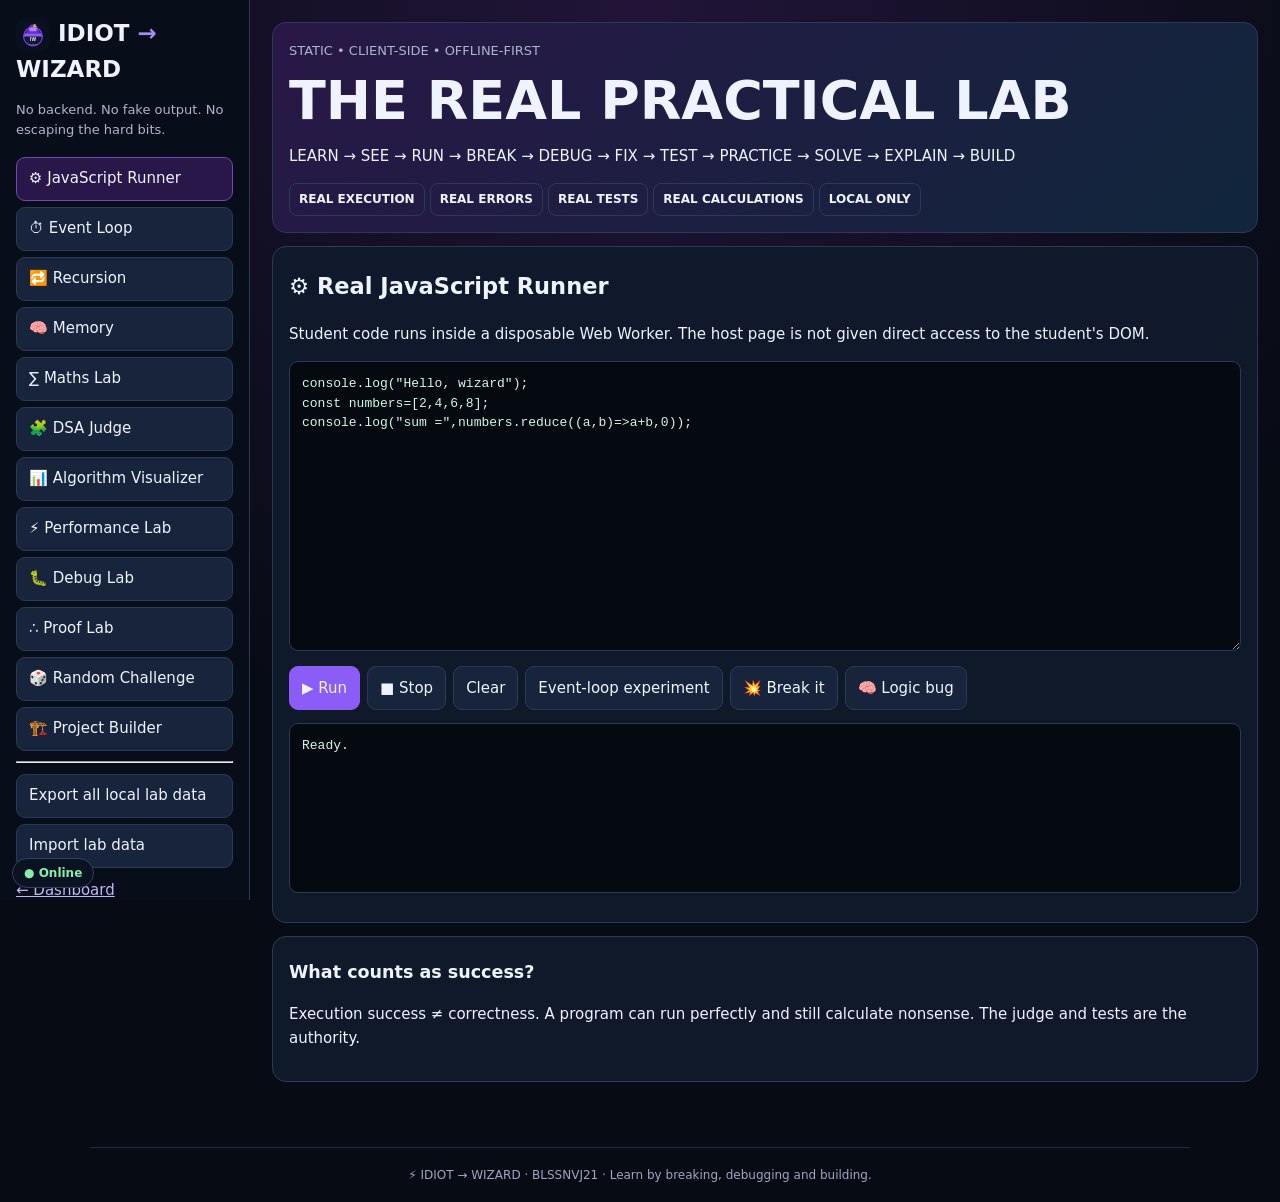
<file: practical.html>
<!doctype html>
<html lang="en">
<head>
<meta charset="utf-8"><meta name="viewport" content="width=device-width,initial-scale=1">
<meta name="description" content="Run JavaScript, test algorithms, calculate mathematics and debug code in an interactive browser-based practical lab.">
<meta name="keywords" content="JavaScript playground, coding practice, DSA judge, debugging lab, maths calculator, programming practice">
<meta name="author" content="BLSSNVJ21">
<meta name="creator" content="BLSSNVJ21">
<meta name="application-name" content="IDIOT → WIZARD">
<meta name="robots" content="index,follow,max-image-preview:large,max-snippet:-1,max-video-preview:-1">
<meta name="referrer" content="strict-origin-when-cross-origin">
<meta property="og:type" content="website">
<meta property="og:site_name" content="IDIOT → WIZARD">
<meta property="og:url" content="https://shreebalaji767.github.io/idiot-wizard/">
<meta property="og:title" content="IDIOT → WIZARD — Practical Lab">
<meta property="og:description" content="A practical browser lab for code, algorithms, maths and debugging.">
<meta property="og:image" content="https://shreebalaji767.github.io/idiot-wizard/icon.svg">
<meta name="twitter:card" content="summary">
<meta name="twitter:title" content="IDIOT → WIZARD — Practical Lab">
<meta name="twitter:description" content="A practical browser lab for code, algorithms, maths and debugging.">
<meta name="twitter:image" content="https://shreebalaji767.github.io/idiot-wizard/icon.svg">
<meta name="theme-color" content="#101827">
<link rel="manifest" href="manifest.json">
<link rel="stylesheet" href="responsive.css">
<link rel="icon" href="icon.svg" type="image/svg+xml">
<link rel="apple-touch-icon" href="icon.svg">

<title>IDIOT → WIZARD — Practical Lab</title>
<style>
:root{--bg:#070b14;--panel:#101a2c;--panel2:#17243c;--line:#2b3a58;--text:#eef3ff;--muted:#aab6cd;--accent:#8b5cf6;--good:#22c55e;--bad:#ef4444;--warn:#f59e0b}
*{box-sizing:border-box}body{margin:0;background:radial-gradient(circle at top,#211438,#070b14 58%);color:var(--text);font:15px/1.55 system-ui,sans-serif}
.app{display:grid;grid-template-columns:250px 1fr;min-height:100vh}.side{padding:16px;background:#080e19;border-right:1px solid var(--line);position:sticky;top:0;height:100vh;overflow:auto}.brand{font-size:23px;font-weight:900}.brand span{color:#a78bfa}.side button{width:100%;text-align:left;margin:3px 0}.active{background:#281748;border-color:#7048b8}.main{max-width:1500px;width:100%;padding:22px;margin:auto}.hero,.card,.panel{background:rgba(16,26,44,.94);border:1px solid var(--line);border-radius:14px;padding:16px;margin-bottom:13px}.hero{background:linear-gradient(135deg,#291747,#10263b)}h1{font-size:clamp(30px,5vw,54px);line-height:1.05;margin:.2em 0}h2,h3{margin-top:.3em}.grid{display:grid;grid-template-columns:repeat(auto-fit,minmax(270px,1fr));gap:12px}.two{display:grid;grid-template-columns:1fr 1fr;gap:12px}.editor,.out,.field,select{width:100%;background:#050910;color:#d1fae5;border:1px solid var(--line);border-radius:9px;padding:12px;font:13px/1.5 ui-monospace,monospace}.editor{min-height:290px;resize:vertical}.out{min-height:170px;white-space:pre-wrap;overflow:auto}.field,select{font-family:inherit;color:var(--text);margin:4px 0}.row{display:flex;gap:7px;flex-wrap:wrap;margin:8px 0}button{cursor:pointer;background:var(--panel2);color:var(--text);border:1px solid var(--line);border-radius:9px;padding:9px 12px}.primary{background:var(--accent);border-color:var(--accent)}.good{color:#86efac}.bad{color:#fca5a5}.warn{color:#fcd34d}.result{white-space:pre-wrap;background:#070c15;border:1px solid var(--line);padding:10px;border-radius:8px;margin-top:8px}.teacher{border-left:5px solid var(--accent);background:#18112b;padding:12px;border-radius:8px;margin-top:10px}.teacher h3{margin-top:0}.hidden{display:none!important}.bar{height:10px;background:#26324b;border-radius:10px;overflow:hidden}.bar>i{display:block;height:100%;background:linear-gradient(90deg,#8b5cf6,#22c55e)}.mono{font-family:ui-monospace,monospace}.small{font-size:13px;color:var(--muted)}.test{padding:7px;border-bottom:1px solid #1e2b45}.test.ok{border-left:4px solid var(--good)}.test.fail{border-left:4px solid var(--bad)}.stage{display:flex;gap:5px;flex-wrap:wrap}.stage b{padding:6px 9px;border:1px solid var(--line);border-radius:8px;font-size:12px}.canvas{width:100%;height:250px;background:#050910;border:1px solid var(--line);border-radius:9px}.cards{display:grid;grid-template-columns:repeat(auto-fit,minmax(220px,1fr));gap:10px}.check{display:flex;gap:8px;align-items:flex-start;padding:8px;border-bottom:1px solid #1b2841}.check input{margin-top:5px}@media(max-width:850px){.app{display:block}.side{position:relative;height:auto}.main{padding:12px}.two{grid-template-columns:1fr}}
</style><style id="responsive-idiot-wizard">
:root{--safe:env(safe-area-inset-bottom,0px)}
html{font-size:16px;scroll-behavior:smooth}
body{min-width:0;overflow-x:hidden;-webkit-text-size-adjust:100%;padding-bottom:var(--safe)}
img,svg,canvas,video,iframe{max-width:100%;height:auto}
pre,code{max-width:100%}
pre{overflow:auto;-webkit-overflow-scrolling:touch;white-space:pre}
table{display:block;max-width:100%;overflow-x:auto;-webkit-overflow-scrolling:touch}
button,input,select,textarea{font:inherit;max-width:100%}
textarea{resize:vertical}
@media(max-width:900px){
  .app{grid-template-columns:1fr!important;display:block!important}
  .side{position:sticky!important;top:0!important;z-index:50;width:100%!important;height:auto!important;max-height:46vh!important;overflow:auto!important;border-right:0!important;border-bottom:1px solid var(--l,#293754)!important;padding:12px!important}
  .side nav{display:grid;grid-template-columns:repeat(2,minmax(0,1fr));gap:6px}
  .side nav button,.side>button{margin:0!important;min-height:44px}
  .main{width:100%!important;max-width:none!important;padding:14px!important}
  .top{position:sticky;top:0;z-index:40;background:rgba(9,16,30,.94);padding:6px 0}
  .hero,.card{padding:15px!important;border-radius:12px!important}
  .grid{grid-template-columns:1fr!important}
  .lab{grid-template-columns:1fr!important}
  .math{grid-template-columns:1fr!important}
  .editor,.out{min-height:260px!important}
}
@media(max-width:600px){
  body{font-size:14px}
  .side{max-height:52vh!important}
  .side nav{grid-template-columns:1fr 1fr}
  .logo{font-size:20px}
  .main{padding:10px!important}
  h1{font-size:clamp(28px,10vw,42px)!important}
  h2{font-size:22px}
  h3{font-size:19px}
  .top{margin-bottom:8px}
  .search{min-height:44px}
  button,.field,input,select,textarea{min-height:44px}
  .editor,.out{min-height:220px!important;font-size:12px!important;padding:10px!important}
  .lesson pre,pre{font-size:12px;white-space:pre-wrap;overflow-wrap:anywhere}
  .topic{align-items:flex-start}
  .topic input{margin-top:4px;flex:0 0 auto}
  .topic small{overflow-wrap:anywhere}
}
@media(max-width:380px){
  .side nav{grid-template-columns:1fr}
  .main{padding:8px!important}
  .hero,.card{padding:12px!important}
}
</style></head>
<body>
<div class="app">
<aside class="side">
<div class="brand">IDIOT <span>→</span> WIZARD</div>
<p class="small">No backend. No fake output. No escaping the hard bits.</p>
<button data-tab="js">⚙️ JavaScript Runner</button>
<button data-tab="event">⏱ Event Loop</button>
<button data-tab="recursion">🔁 Recursion</button>
<button data-tab="memory">🧠 Memory</button>
<button data-tab="math">∑ Maths Lab</button>
<button data-tab="dsa">🧩 DSA Judge</button>
<button data-tab="visual">📊 Algorithm Visualizer</button>
<button data-tab="perf">⚡ Performance Lab</button>
<button data-tab="debug">🐛 Debug Lab</button>
<button data-tab="proof">∴ Proof Lab</button>
<button data-tab="random">🎲 Random Challenge</button>
<button data-tab="projects">🏗️ Project Builder</button>
<hr>
<button id="export">Export all local lab data</button><button id="import">Import lab data</button><input id="file" type="file" accept=".json" hidden>
<a href="index.html" style="color:#c4b5fd;display:block;margin-top:8px">← Dashboard</a>
<a href="learn.html" style="color:#c4b5fd;display:block;margin-top:5px">← Full lessons</a>
</aside>
<main class="main">
<section class="hero"><span class="small">STATIC • CLIENT-SIDE • OFFLINE-FIRST</span><h1>THE REAL PRACTICAL LAB</h1><p>LEARN → SEE → RUN → BREAK → DEBUG → FIX → TEST → PRACTICE → SOLVE → EXPLAIN → BUILD</p><div class="stage"><b>REAL EXECUTION</b><b>REAL ERRORS</b><b>REAL TESTS</b><b>REAL CALCULATIONS</b><b>LOCAL ONLY</b></div></section>
<div id="js"></div><div id="event" class="hidden"></div><div id="recursion" class="hidden"></div><div id="memory" class="hidden"></div><div id="math" class="hidden"></div><div id="dsa" class="hidden"></div><div id="visual" class="hidden"></div><div id="perf" class="hidden"></div><div id="debug" class="hidden"></div><div id="proof" class="hidden"></div><div id="random" class="hidden"></div><div id="projects" class="hidden"></div>
</main></div>
<script>
const $=s=>document.querySelector(s), $$=s=>Array.from(document.querySelectorAll(s));
const DB_NAME="idiot-wizard-lab", DB_VERSION=1;
let state={mistakes:{},attempts:0};
function esc(s){return String(s).replace(/[&<>"]/g,c=>({"&":"&amp;","<":"&lt;",">":"&gt;",'"':"&quot;"}[c]))}
function teach(kind,message,why,fix){return '<div class="teacher"><h3>🤡 Error Teacher: '+esc(kind)+'</h3><p>'+esc(message)+'</p><p><b>WHY?</b> '+esc(why)+'</p><p><b>FIX:</b> '+esc(fix)+'</p><p class="small">Idiot mode: the computer is not angry. It is reporting evidence. Engineer mode: classify → inspect → hypothesize → patch → regression-test.</p></div>'}
function openDB(){return new Promise((res,rej)=>{const r=indexedDB.open(DB_NAME,DB_VERSION);r.onupgradeneeded=()=>{const d=r.result;if(!d.objectStoreNames.contains("lab"))d.createObjectStore("lab",{keyPath:"id"})};r.onsuccess=()=>res(r.result);r.onerror=()=>rej(r.error)})}
async function put(id,value){try{const d=await openDB();return new Promise((res,rej)=>{const t=d.transaction("lab","readwrite");t.objectStore("lab").put({id,value,updated:Date.now()});t.oncomplete=res;t.onerror=()=>rej(t.error)})}catch(e){}}
async function getAll(){try{const d=await openDB();return new Promise((res,rej)=>{const r=d.transaction("lab").objectStore("lab").getAll();r.onsuccess=()=>res(r.result);r.onerror=()=>rej(r.error)})}catch(e){return[]}}
$$(".side button[data-tab]").forEach(b=>b.onclick=()=>show(b.dataset.tab));
function show(id){$$(".main>div[id]").forEach(x=>x.classList.toggle("hidden",x.id!==id));$$(".side button[data-tab]").forEach(x=>x.classList.toggle("active",x.dataset.tab===id))}
function saveMistake(k){state.mistakes[k]=(state.mistakes[k]||0)+1;state.attempts++;put("state",state)}
function format(v){try{return typeof v==="string"?v:JSON.stringify(v)}catch(e){return String(v)}}

/* JAVASCRIPT */
$("#js").innerHTML=`
<section class="card"><h2>⚙️ Real JavaScript Runner</h2><p>Student code runs inside a disposable Web Worker. The host page is not given direct access to the student's DOM.</p>
<textarea id="jscode" class="editor">console.log("Hello, wizard");
const numbers=[2,4,6,8];
console.log("sum =",numbers.reduce((a,b)=>a+b,0));</textarea>
<div class="row"><button class="primary" id="jsrun">▶ Run</button><button id="jsstop">■ Stop</button><button id="jsclear">Clear</button><button id="jsasync">Event-loop experiment</button><button id="jsbreak">💥 Break it</button><button id="jslogic">🧠 Logic bug</button></div>
<pre id="jsout" class="out">Ready.</pre><div id="jsteach"></div></section>
<section class="card"><h3>What counts as success?</h3><p>Execution success ≠ correctness. A program can run perfectly and still calculate nonsense. The judge and tests are the authority.</p></section>`;
let worker=null,workerURL=null;
function stopWorker(){if(worker)worker.terminate();worker=null;if(workerURL)URL.revokeObjectURL(workerURL);workerURL=null}
$("#jsrun").onclick=()=>runJS($("#jscode").value);
$("#jsstop").onclick=()=>{stopWorker();$("#jsout").textContent+="\n■ Execution stopped by learner."};
$("#jsclear").onclick=()=>{$("#jsout").textContent="";$("#jsteach").innerHTML=""};
$("#jsasync").onclick=()=>$("#jscode").value='console.log("A");\nsetTimeout(()=>console.log("task"),0);\nPromise.resolve().then(()=>console.log("microtask"));\nconsole.log("B");';
$("#jsbreak").onclick=()=>{$("#jscode").value='const user={name:"Idiot"};\nconsole.log(user.profile.name);';runJS($("#jscode").value)};
$("#jslogic").onclick=()=>{$("#jscode").value='function isEven(n){ return n % 2 === 1; }\nconsole.log(isEven(2));\nconsole.log(isEven(3));\n// It runs. It is still wrong.';runJS($("#jscode").value)};
function runJS(code){stopWorker();$("#jsout").textContent="Running…";$("#jsteach").innerHTML="";
const src=`const safe=v=>{try{return typeof v==="string"?v:JSON.stringify(v)}catch(e){return String(v)}};const send=(t,v)=>postMessage({t,v});console.log=(...a)=>send("log",a.map(safe).join(" "));console.warn=(...a)=>send("warn",a.map(safe).join(" "));console.error=(...a)=>send("error",a.map(safe).join(" "));self.onunhandledrejection=e=>send("unhandled",String(e.reason));self.onmessage=async e=>{try{const AsyncFunction=Object.getPrototypeOf(async function(){}).constructor;const fn=new AsyncFunction(e.data);const value=await fn();send("done",value)}catch(x){send("err",{name:x.name,message:x.message,stack:x.stack})}};`;
workerURL=URL.createObjectURL(new Blob([src],{type:"text/javascript"}));worker=new Worker(workerURL);
let timer=setTimeout(()=>{stopWorker();$("#jsout").textContent+="\n⏱ SAFETY TIMEOUT";saveMistake("infinite-loop/performance");$("#jsteach").innerHTML=teach("Performance / possible infinite loop","Execution exceeded the 3-second teaching safety limit.","Common causes: missing loop progress, runaway recursion, huge allocation or unexpectedly expensive work.","Reduce input; inspect the loop/recursion invariant; add a stopping condition; benchmark after correctness.")},3200);
worker.onmessage=e=>{const m=e.data;if(m.t==="log"||m.t==="warn"||m.t==="error")$("#jsout").textContent+=($("#jsout").textContent==="Running…"?"":"\n")+m.t.toUpperCase()+": "+m.v;else if(m.t==="done"){clearTimeout(timer);$("#jsout").textContent+="\nDONE";$("#jsout").className="out good";}else if(m.t==="unhandled"){clearTimeout(timer);$("#jsout").textContent+="\nUNHANDLED REJECTION: "+m.v;saveMistake("async error");$("#jsteach").innerHTML=teach("Async error","A promise rejected without a handler.","Promise rejection is a separate failure channel from synchronous try/catch around unrelated code.","Handle the promise with await/try-catch or .catch(), and decide whether recovery is possible.")}else{clearTimeout(timer);$("#jsout").textContent="✖ "+m.v.name+": "+m.v.message+"\n\n"+m.v.stack;$("#jsout").className="out bad";saveMistake(m.v.name);$("#jsteach").innerHTML=teach(m.v.name,m.v.message,"Read the first useful stack frame and inspect the value used by the failing operation.","Make the smallest correction, then rerun the same case and a nearby edge case.")}};
worker.onerror=e=>{clearTimeout(timer);$("#jsout").textContent="✖ "+e.message;saveMistake("SyntaxError");$("#jsteach").innerHTML=teach("Syntax error",e.message,"The parser could not build a valid program. Check the reported line, delimiters, quotes and keywords.","Fix syntax first; only then reason about runtime behavior.")};worker.postMessage(code)}

/* EVENT LOOP */
$("#event").innerHTML=`
<section class="card"><h2>⏱ Event Loop Visualizer</h2><p>Predict the order, then let the browser schedule it. The visualizer records the actual output order.</p>
<textarea id="evcode" class="editor">console.log("A");
setTimeout(()=>console.log("timer"),0);
Promise.resolve().then(()=>console.log("microtask"));
console.log("B");</textarea>
<div class="row"><button class="primary" id="evrun">Run experiment</button><button id="evreset">Reset</button></div><pre id="evout" class="out">Actual order will appear here.</pre>
<div class="cards"><div class="panel"><b>Current job</b><p>The synchronous script runs first.</p></div><div class="panel"><b>Microtasks</b><p>Promise reactions run after the current job before the next task.</p></div><div class="panel"><b>Tasks</b><p>Timers are scheduled tasks; exact browser scheduling has more detail than this teaching model.</p></div></div></section>`;
$("#evrun").onclick=()=>{const logs=[];const old=console.log;console.log=(...a)=>logs.push(a.join(" "));try{eval($("#evcode").value);setTimeout(()=>{console.log=old;$("#evout").textContent=logs.join("\n")},30)}catch(e){console.log=old;$("#evout").textContent=e.stack}};
$("#evreset").onclick=()=>$("#evout").textContent="Actual order will appear here.";

/* RECURSION */
$("#recursion").innerHTML=`
<section class="card"><h2>🔁 Recursion Visualizer</h2><p>Trace the call stack. Base case first. Then recursive case. No magic.</p>
<input id="recn" class="field" type="number" min="0" max="12" value="5"><select id="rectype"><option value="fact">factorial(n)</option><option value="fib">fib(n)</option></select>
<button class="primary" id="recrun">Trace</button><div id="recout" class="result"></div></section>`;
$("#recrun").onclick=()=>{let n=Number($("#recn").value),type=$("#rectype").value,lines=[],calls=0;
function f(x,depth){calls++;lines.push(" ".repeat(depth*2)+"→ call "+type+"("+x+")");if((type==="fact"&&x<=1)||(type==="fib"&&x<=1)){lines.push(" ".repeat(depth*2)+"← base case = "+x);return x}let r=type==="fact"?x*f(x-1,depth+1):f(x-1,depth+1)+f(x-2,depth+1);lines.push(" ".repeat(depth*2)+"← return "+r);return r}
try{let r=f(n,0);$("#recout").textContent=lines.join("\n")+"\n\nresult = "+r+"\ncalls = "+calls}catch(e){$("#recout").textContent=e.stack}};

/* MEMORY */
$("#memory").innerHTML=`
<section class="card"><h2>🧠 Memory & References</h2><p>This is a teaching model of references and reachability, not a literal visualization of the engine's private heap.</p>
<div class="two"><div><textarea id="memcode" class="editor">const a={score:10};
const b=a;
b.score=99;
console.log(a.score);</textarea><button class="primary" id="memrun">Run</button></div><pre id="memout" class="out">Ready.</pre></div>
<div class="cards"><div class="panel"><b>Primitive</b><p>Copying a primitive copies its value.</p></div><div class="panel"><b>Object reference</b><p>Two variables can refer to the same object.</p></div><div class="panel"><b>Garbage collection</b><p>Objects become collectible when unreachable, subject to engine behavior.</p></div><div class="panel"><b>WeakMap</b><p>Weak references can support metadata without keeping keys alive.</p></div></div></section>`;
$("#memrun").onclick=()=>runMemory($("#memcode").value);
function runMemory(code){const logs=[];const send=x=>logs.push(String(x));try{const fn=new Function("send",code.replaceAll("console.log","send"));fn(send);$("#memout").textContent=logs.join("\n")+"\n\nRemember: equal-looking objects can be different references; aliasing means two names can point at one object."}catch(e){$("#memout").textContent=e.stack}}

/* MATHS */
$("#math").innerHTML=`
<section class="card"><h2>∑ Maths Lab — actual calculators</h2><p>Every result below is computed in the browser. Inputs are validated and edge cases are taught.</p></section>
<div class="grid">
<div class="panel"><h3>Arithmetic / percentage</h3><input id="aa" class="field" value="125"><input id="ab" class="field" value="80"><button onclick="mathBasic()">Calculate</button><div id="ar" class="result"></div></div>
<div class="panel"><h3>Fractions</h3><input id="fa1" class="field" value="3/4"><input id="fb1" class="field" value="5/6"><button onclick="fracCalc()">Add / multiply</button><div id="fr" class="result"></div></div>
<div class="panel"><h3>GCD / LCM / Euclid</h3><input id="ga" class="field" value="84"><input id="gb" class="field" value="30"><button onclick="gcdCalc()">Calculate</button><div id="gr" class="result"></div></div>
<div class="panel"><h3>Extended Euclid</h3><input id="ea" class="field" value="240"><input id="eb" class="field" value="46"><button onclick="egcdCalc()">Calculate</button><div id="er" class="result"></div></div>
<div class="panel"><h3>Prime / factors / divisors</h3><input id="pn" class="field" value="360"><button onclick="primeCalc()">Calculate</button><div id="pr" class="result"></div></div>
<div class="panel"><h3>Modular arithmetic</h3><input id="ma" class="field" value="7"><input id="me" class="field" value="128"><input id="mm" class="field" value="13"><button onclick="modCalc()">a^e mod m</button><div id="mr" class="result"></div></div>
<div class="panel"><h3>Modular inverse</h3><input id="ia" class="field" value="3"><input id="im" class="field" value="11"><button onclick="invCalc()">Find inverse</button><div id="ir" class="result"></div></div>
<div class="panel"><h3>Quadratic</h3><input id="qa" class="field" value="1"><input id="qb" class="field" value="-5"><input id="qc" class="field" value="6"><button onclick="quadCalc()">Solve</button><div id="qr" class="result"></div></div>
<div class="panel"><h3>Linear system 2×2</h3><input id="la" class="field" value="2,1,5"><input id="lb" class="field" value="1,-1,1"><button onclick="linearCalc()">Solve</button><div id="lr" class="result"></div></div>
<div class="panel"><h3>Combinations / permutations</h3><input id="cn" class="field" value="10"><input id="ck" class="field" value="3"><button onclick="combCalc()">Calculate</button><div id="cr" class="result"></div></div>
<div class="panel"><h3>Statistics</h3><input id="st" class="field" value="2,4,4,7,9,10"><button onclick="statsCalc()">Calculate</button><div id="sr" class="result"></div></div>
<div class="panel"><h3>Probability</h3><input id="pa" class="field" value="2"><input id="pb" class="field" value="5"><button onclick="probCalc()">a/b</button><div id="pbr" class="result"></div></div>
<div class="panel"><h3>Vector</h3><input id="va" class="field" value="1,2,3"><input id="vb" class="field" value="4,5,6"><button onclick="vecCalc()">Calculate</button><div id="vr" class="result"></div></div>
<div class="panel"><h3>2×2 matrix</h3><input id="mx" class="field" value="1,2,3,4"><button onclick="matrixCalc()">Det / inverse</button><div id="xr" class="result"></div></div>
<div class="panel"><h3>Quadratic-free root finding</h3><input id="fx" class="field" value="x*x-2"><input id="fleft" class="field" value="0"><input id="fright" class="field" value="2"><button onclick="bisectCalc()">Bisection</button><div id="br" class="result"></div></div>
<div class="panel"><h3>Base conversion / bitwise</h3><input id="bn" class="field" value="42"><button onclick="bitsCalc()">Convert</button><div id="bir" class="result"></div></div>
</div>`;
const gcd=(a,b)=>{a=Math.abs(a);b=Math.abs(b);while(b){[a,b]=[b,a%b]}return a};
function parseFrac(s){let p=s.trim().split("/");if(p.length===1)return[Number(p[0]),1];if(p.length!==2||!p.every(x=>Number.isFinite(Number(x))))throw Error("Invalid fraction");let n=Number(p[0]),d=Number(p[1]);if(d===0)throw Error("Denominator cannot be zero");let g=gcd(n,d);return[n/g,d/g]}
function mathBasic(){let a=+$("#aa").value,b=+$("#ab").value;$("#ar").textContent="sum = "+(a+b)+"\ndifference = "+(a-b)+"\nproduct = "+a*b+"\nquotient = "+a/b+"\na as % of b = "+(100*a/b)}
function fracCalc(){try{let[a,c]=parseFrac($("#fa1").value),[b,d]=parseFrac($("#fb1").value),n=a*d+b*c,q=c*d,g=gcd(n,q);$("#fr").textContent="sum = "+n/g+"/"+q/g+"\nproduct = "+(a*b)/gcd(a*b,c*d)+"/"+(c*d)/gcd(a*b,c*d)}catch(e){$("#fr").textContent=e.message}}
function egcd(a,b){if(b===0)return[a,1,0];let[g,x,y]=egcd(b,a%b);return[g,y,x-Math.floor(a/b)*y]}
function gcdCalc(){let a=+$("#ga").value,b=+$("#gb").value,g=gcd(a,b);$("#gr").textContent="gcd = "+g+"\nlcm = "+(g?Math.abs(a/g*b):0)+"\nEuclid ends at gcd = "+g}
function egcdCalc(){let a=+$("#ea").value,b=+$("#eb").value,r=egcd(a,b);$("#er").textContent="gcd = "+r[0]+"\nx = "+r[1]+"\ny = "+r[2]+"\ncheck: ax+by = "+(a*r[1]+b*r[2])}
function primeCalc(){let n=Number($("#pn").value);if(!Number.isInteger(n)||n<1){$("#pr").textContent="Enter a positive integer";return}let x=n,f=[],d=[];for(let p=2;p*p<=x;p++)while(x%p===0){f.push(p);x/=p}if(x>1)f.push(x);for(let i=1;i*i<=n;i++)if(n%i===0){d.push(i);if(i*i!==n)d.push(n/i)}$("#pr").textContent="prime = "+(n>=2&&f.length===1)+"\nfactorization = "+(f.join(" × ")||"1")+"\ndivisors = "+d.sort((a,b)=>a-b).join(", ")}
function modPow(a,e,m){a=BigInt(a);e=BigInt(e);m=BigInt(m);if(m===0n)throw Error("Modulo cannot be zero");let r=1n;a=(a%m+m)%m;while(e>0){if(e&1n)r=r*a%m;a=a*a%m;e>>=1n}return r}
function modCalc(){try{$("#mr").textContent=String(modPow($("#ma").value,$("#me").value,$("#mm").value))}catch(e){$("#mr").textContent=e.message}}
function invCalc(){let a=Number($("#ia").value),m=Number($("#im").value),r=egcd(a,m);$("#ir").textContent=r[0]===1?"inverse = "+((r[1]%m+m)%m):"No inverse because gcd(a,m) = "+r[0]}
function quadCalc(){let a=+$("#qa").value,b=+$("#qb").value,c=+$("#qc").value;if(a===0){$("#qr").textContent=b?"linear x = "+(-c/b):"Not an equation";return}let D=b*b-4*a*c;if(D>=0)$("#qr").textContent="D = "+D+"\nx1 = "+((-b+Math.sqrt(D))/(2*a))+"\nx2 = "+((-b-Math.sqrt(D))/(2*a));else $("#qr").textContent="D = "+D+"\ncomplex roots: "+(-b/(2*a))+" ± "+(Math.sqrt(-D)/(2*a))+"i"}
function linearCalc(){let a=$("#la").value.split(",").map(Number),b=$("#lb").value.split(",").map(Number),D=a[0]*b[1]-a[1]*b[0];if(D===0){$("#lr").textContent="No unique solution (determinant 0).";return}let x=(a[2]*b[1]-b[2]*a[1])/D,y=(a[0]*b[2]-a[2]*b[0])/D;$("#lr").textContent="x = "+x+"\ny = "+y}
function bigFact(n){let r=1n;for(let i=2n;i<=BigInt(n);i++)r*=i;return r}
function combCalc(){let n=+$("#cn").value,k=+$("#ck").value;if(!Number.isInteger(n)||!Number.isInteger(k)||k<0||k>n){$("#cr").textContent="Require integers 0 ≤ k ≤ n";return}$("#cr").textContent="nCk = "+bigFact(n)/(bigFact(k)*bigFact(n-k))+"\nnPk = "+bigFact(n)/bigFact(n-k)}
function statsCalc(){let a=$("#st").value.split(",").map(Number).filter(Number.isFinite).sort((x,y)=>x-y);if(!a.length){$("#sr").textContent="No valid numbers";return}let n=a.length,mean=a.reduce((s,x)=>s+x,0)/n,med=n%2?a[n>>1]:(a[n/2-1]+a[n/2])/2,varp=a.reduce((s,x)=>s+(x-mean)**2,0)/n;$("#sr").textContent="n = "+n+"\nmean = "+mean+"\nmedian = "+med+"\nvariance(pop) = "+varp+"\nSD(pop) = "+Math.sqrt(varp)+"\nmin = "+a[0]+"\nmax = "+a[n-1]}
function probCalc(){let a=+$("#pa").value,b=+$("#pb").value;$("#pbr").textContent=b===0?"Denominator cannot be zero":(a/b)+" = "+(100*a/b)+"%"}
function vecCalc(){let a=$("#va").value.split(",").map(Number),b=$("#vb").value.split(",").map(Number);if(a.length!==b.length){$("#vr").textContent="Dimension mismatch";return}$("#vr").textContent="dot = "+a.reduce((s,x,i)=>s+x*b[i],0)+"\n||a|| = "+Math.hypot(...a)+"\n||b|| = "+Math.hypot(...b)}
function matrixCalc(){let a=$("#mx").value.split(",").map(Number);if(a.length!==4){$("#xr").textContent="Need 4 numbers";return}let d=a[0]*a[3]-a[1]*a[2];$("#xr").textContent="det = "+d+(d?"\ninverse = [["+a[3]/d+", "+(-a[1]/d)+"],["+(-a[2]/d)+", "+a[0]/d+"]]":"\nNo inverse: singular matrix")}
function bisectCalc(){try{let f=new Function("x","return "+$("#fx").value),a0=+$("#fleft").value,b0=+$("#fright").value;let a=a0,b=b0,fa=f(a),fb=f(b);if(fa*fb>0){$("#br").textContent="Bisection requires opposite endpoint signs.";return}let m=0;for(let i=0;i<100;i++){m=(a+b)/2;let fm=f(m);if(Math.abs(fm)<1e-12)break;if(fa*fm<=0){b=m;fb=fm}else{a=m;fa=fm}}$("#br").textContent="root ≈ "+m+"\nf(root) ≈ "+f(m)}catch(e){$("#br").textContent=e.stack}}
function bitsCalc(){try{let n=BigInt($("#bn").value);$("#bir").textContent="decimal = "+n+"\nbinary = "+n.toString(2)+"\nhex = 0x"+n.toString(16)+"\nlow bit = "+(n&1n)+"\nleft shift = "+(n<<1n)+"\nright shift = "+(n>>1n)}catch(e){$("#bir").textContent=e.message}}

/* DSA JUDGE */
$("#dsa").innerHTML=`
<section class="card"><h2>🧩 Real DSA Judge</h2><p>Tests execute locally. They are visible because a static application cannot honestly claim client-side tests are secret.</p>
<select id="challenge" class="field"><option value="twosum">Two Sum</option><option value="maxsub">Maximum Subarray</option><option value="binary">Binary Search</option><option value="pal">Palindrome</option><option value="brackets">Valid Brackets</option><option value="anagram">Anagram</option></select>
<textarea id="dsacode" class="editor">function solve(a,target){
  const seen=new Map();
  for(let i=0;i<a.length;i++){
    const need=target-a[i];
    if(seen.has(need)) return [seen.get(need),i];
    seen.set(a[i],i);
  }
  return [];
}</textarea>
<div class="row"><button class="primary" id="dsarun">Run visible tests</button><button id="dsabreak">Break algorithm</button><button id="dsarandom">Random tests</button></div>
<div id="dsaout" class="result">No tests yet.</div><div id="dsateach"></div></section>
<section class="card"><h3>Judge protocol</h3><p>Run → expected vs actual → edge cases → randomized cases → complexity discussion → explain invariant → retry.</p></section>`;
const tests={
twosum:[[[2,7,11,15],9],[[-1,-2,-3,-4,-5],-8],[[3,3],6],[[],10]],
maxsub:[[[1],1],[[-2,1,-3,4,-1,2,1,-5,4],6],[[-5,-2,-8],-2],[[5,4,-1,7,8],23]],
binary:[[[1,3,5,7,9],7],[[1,3,5,7,9],2],[[-4,-1,0,2],-4],[[],3]],
pal:[["racecar",true],["hello",false],["",true],["aa",true]],
brackets:[["()",true],["([{}])",true],["(]",false],["",true]],
anagram:[["listen","silent",true],["hello","world",false],["a","A",false]]
};
function argsFor(k,t){if(k==="twosum")return[t[0],t[1]];if(k==="maxsub"||k==="binary")return[t[0],t[1]];if(k==="pal"||k==="brackets")return[t[0]];return[t[0],t[1]]}
function expectedFor(k,t){return k==="anagram"?t[2]:t[1]}
$("#dsarun").onclick=()=>judge(tests[$("#challenge").value]);
$("#dsabreak").onclick=()=>{$("#dsacode").value=$("#dsacode").value.replaceAll("target-a[i]","target+a[i]");judge(tests[$("#challenge").value])};
$("#dsarandom").onclick=()=>{const k=$("#challenge").value,arr=[];for(let i=0;i<15;i++){if(k==="twosum"){let a=Array.from({length:6},()=>Math.floor(Math.random()*21)-10),t=Math.floor(Math.random()*21)-10;arr.push([a,t])}else if(k==="maxsub"){arr.push([Array.from({length:8},()=>Math.floor(Math.random()*21)-10)])}else if(k==="binary"){let a=[...new Set(Array.from({length:8},()=>Math.floor(Math.random()*40)-20))].sort((x,y)=>x-y);arr.push([a,Math.floor(Math.random()*40)-20])}else if(k==="pal"){let s=Math.random()<.5?"level":"abc"+Math.floor(Math.random()*9);arr.push([s])}else if(k==="brackets"){arr.push([Math.random()<.5?"([])":"([)]"])}else{arr.push(["abc","bca",true])}}judge(arr,true)};
function oracle(k,t){if(k==="twosum"){for(let i=0;i<t[0].length;i++)for(let j=i+1;j<t[0].length;j++)if(t[0][i]+t[0][j]===t[1])return[i,j];return[]}if(k==="maxsub"){let best=t[0][0],cur=t[0][0];for(let i=1;i<t[0].length;i++){cur=Math.max(t[0][i],cur+t[0][i]);best=Math.max(best,cur)}return best}if(k==="binary"){let l=0,r=t[0].length-1;while(l<=r){let m=(l+r)>>1;if(t[0][m]===t[1])return m;if(t[0][m]<t[1])l=m+1;else r=m-1}return-1}if(k==="pal")return t[0]===Array.from(t[0]).reverse().join("");if(k==="brackets"){let st=[],pairs={")":"(","]":"[","}":"{"};for(const c of t[0]){if("([{".includes(c))st.push(c);else if(pairs[c]!==st.pop())return false}return st.length===0}if(k==="anagram")return [...t[0]].sort().join("")===[...t[1]].sort().join("")}
function judge(ts,random=false){const k=$("#challenge").value;let src=$("#dsacode").value,fn;try{fn=new Function(src+";return solve")()}catch(e){saveMistake("DSA syntax");$("#dsaout").textContent=e.stack;$("#dsateach").innerHTML=teach("DSA syntax error",e.message,"The submitted function could not be constructed.","Fix syntax, then rerun the same tests.");return}
let pass=0,rows=[];for(const t of ts){let expected=expectedFor(k,t),actual,err="",ms=0;try{let t0=performance.now();actual=fn(...argsFor(k,t));ms=performance.now()-t0}catch(e){err=e.stack}let ok=!err&&JSON.stringify(actual)===JSON.stringify(expected);if(ok)pass++;rows.push('<div class="test '+(ok?"ok":"fail")+'">'+(ok?"✓":"✖")+" expected=<span class='mono'>"+esc(format(expected))+"</span> actual=<span class='mono'>"+esc(err||format(actual))+"</span> · "+ms.toFixed(3)+"ms</div>")}
$("#dsaout").innerHTML=rows.join("")+"<p><b>"+pass+"/"+ts.length+" passed</b>"+(random?" · randomized batch":"")+"</p>";if(pass<ts.length){saveMistake("DSA wrong answer");$("#dsateach").innerHTML=teach("Wrong answer","Your function executed, but at least one expected result did not match.","Execution proves syntax/runtime validity, not algorithm correctness. Compare the failing input, output, invariant and edge case.","Reproduce the smallest failing case, trace state changes, fix the invariant, then rerun all tests.")}else $("#dsateach").innerHTML=teach("Green tests","All current tests passed.","Passing tests establish only the tested cases. They do not prove every possible input.","Explain complexity, add an edge case, then try randomized testing.")}

/* SORT VISUALIZER */
$("#visual").innerHTML=`
<section class="card"><h2>📊 Actual Algorithm Visualizer</h2><p>The bars below are updated from real sorting algorithm state, not an animation pretending an algorithm ran.</p><input id="visn" class="field" value="9,3,7,1,8,2,6,4,5"><select id="alg" class="field"><option value="bubble">Bubble sort</option><option value="selection">Selection sort</option><option value="insertion">Insertion sort</option></select><div class="row"><button class="primary" id="visrun">Animate actual algorithm</button><button id="visstop">Stop</button></div><canvas id="canvas" class="canvas" width="900" height="250"></canvas><div id="visinfo" class="result"></div></section>`;
let visTimer=null;
function drawBars(a,active=[]){const c=$("#canvas"),ctx=c.getContext("2d"),w=c.width,h=c.height;ctx.clearRect(0,0,w,h);let max=Math.max(...a,1),bw=w/a.length;ctx.font="12px monospace";a.forEach((v,i)=>{let bh=(v/max)*(h-35);ctx.fillStyle=active.includes(i)?"#ef4444":"#8b5cf6";ctx.fillRect(i*bw+2,h-bh-20,bw-4,bh);ctx.fillStyle="#eef3ff";ctx.fillText(String(v),i*bw+5,h-5)})}
async function animateSort(){clearInterval(visTimer);let a=$("#visn").value.split(",").map(Number).filter(Number.isFinite);if(!a.length)return;let alg=$("#alg").value,steps=[],comparisons=0,swaps=0;drawBars(a);
function snap(active){steps.push({a:a.slice(),active:active.slice()})}
if(alg==="bubble"){for(let i=0;i<a.length;i++)for(let j=0;j<a.length-i-1;j++){comparisons++;snap([j,j+1]);if(a[j]>a[j+1]){[a[j],a[j+1]]=[a[j+1],a[j]];swaps++;snap([j,j+1])}}}
if(alg==="selection"){for(let i=0;i<a.length;i++){let m=i;for(let j=i+1;j<a.length;j++){comparisons++;snap([m,j]);if(a[j]<a[m])m=j}if(m!==i){[a[i],a[m]]=[a[m],a[i]];swaps++;snap([i,m])}}}
if(alg==="insertion"){for(let i=1;i<a.length;i++){let j=i;while(j>0){comparisons++;snap([j-1,j]);if(a[j-1]<=a[j])break;[a[j-1],a[j]]=[a[j],a[j-1]];swaps++;snap([j-1,j]);j--}}}
let i=0;visTimer=setInterval(()=>{if(i>=steps.length){clearInterval(visTimer);drawBars(a);$("#visinfo").textContent="sorted = "+a.join(", ")+"\ncomparisons = "+comparisons+"\nswaps = "+swaps;return}drawBars(steps[i].a,steps[i].active);i++},90)}
$("#visrun").onclick=animateSort;$("#visstop").onclick=()=>clearInterval(visTimer);

/* PERFORMANCE */
$("#perf").innerHTML=`
<section class="card"><h2>⚡ Performance Lab</h2><p>Benchmarks are measurements on this browser/device. They are not universal complexity proofs.</p>
<select id="bench" class="field"><option value="linear">Linear scan</option><option value="quadratic">Nested loop</option><option value="binary">Binary search</option><option value="sort">Native sort</option></select>
<input id="size" class="field" type="number" min="10" max="20000" value="5000"><button class="primary" id="benchrun">Benchmark</button><div id="benchout" class="result"></div></section>`;
$("#benchrun").onclick=()=>{let n=Math.min(20000,Math.max(10,Number($("#size").value))),a=Array.from({length:n},(_,i)=>i),kind=$("#bench").value,start=performance.now(),ops=0;if(kind==="linear"){for(let i=0;i<n;i++)ops++}else if(kind==="quadratic"){let limit=Math.min(n,1500);for(let i=0;i<limit;i++)for(let j=0;j<limit;j++)ops++}else if(kind==="binary"){let target=n-1,l=0,r=n-1;while(l<=r){ops++;let m=(l+r)>>1;if(a[m]===target)break;if(a[m]<target)l=m+1;else r=m-1}}else{a.slice().sort((x,y)=>y-x);ops=n}let ms=performance.now()-start;$("#benchout").textContent="n = "+n+"\ntime = "+ms.toFixed(3)+" ms\ncounted operations ≈ "+ops+"\nModel: "+(kind==="linear"?"O(n)":kind==="quadratic"?"O(n²) for the bounded nested loop":kind==="binary"?"O(log n)":"implementation-dependent; commonly O(n log n)")};

/* DEBUG LAB */
$("#debug").innerHTML=`
<section class="card"><h2>🐛 Debug Lab — break it on purpose</h2><p>Each challenge contains a real bug. Run it, observe the actual failure, classify it, fix it, and test a similar case.</p>
<select id="bugpick" class="field"><option value="syntax">Syntax error</option><option value="reference">Reference error</option><option value="type">Type error</option><option value="logic">Logic error</option><option value="offby">Off-by-one</option><option value="loop">Infinite loop</option><option value="scope">Closure/scope bug</option><option value="async">Async rejection</option><option value="precision">Precision bug</option></select>
<button class="primary" id="bugrun">Run bug</button><pre id="bugout" class="out">Choose a bug and run it.</pre><div id="bugteach"></div></section>`;
const bugs={syntax:['function add(a,b { return a+b; }','SyntaxError','A delimiter is missing.'],reference:['console.log(total);\nlet total=10;','ReferenceError','let is in the temporal dead zone until initialization.'],type:['const n=42; console.log(n.toUpperCase());','TypeError','Number does not provide toUpperCase.'],logic:['function even(n){return n%2===1} console.log(even(2),even(3));','Logic error','The program runs but the predicate is inverted.'],offby:['const a=[10,20,30]; for(let i=0;i<=a.length;i++) console.log(a[i].toFixed(0));','Off-by-one','Valid indexes end at length-1.'],loop:['let i=0; while(i<3){ console.log(i); }','Infinite loop','i never changes, so the stopping condition never becomes false.'],scope:['var funcs=[]; for(var i=0;i<3;i++) funcs.push(()=>i); console.log(funcs.map(f=>f()));','Scope/closure bug','var shares one function-scoped binding; let creates per-iteration bindings.'],async:['Promise.reject(new Error("boom"));','Async rejection','A rejected promise needs a rejection handler.'],precision:['console.log(0.1+0.2===0.3);','Precision bug','Binary floating point cannot represent many decimal fractions exactly.']};
$("#bugrun").onclick=()=>{let b=bugs[$("#bugpick").value],code=b[0],kind=b[1];$("#bugout").textContent="Running actual broken program…\n"+code;saveMistake(kind);if(kind==="Logic error"||kind==="Off-by-one"||kind==="Precision bug"||kind==="Scope/closure bug")$("#bugteach").innerHTML=teach(kind,"This class of bug may produce output instead of throwing an exception.",b[2],"Change the smallest relevant rule, then add a regression test that would have caught it.");else $("#bugteach").innerHTML=teach(kind,b[2],"The failure is useful evidence. Read the exact operation and the runtime rule involved.","Repair the program, rerun it, then deliberately create one nearby edge case.");try{new Function(code)()}catch(e){$("#bugout").textContent+="\n\nREAL ERROR:\n"+e.stack}};

/* PROOF LAB */
$("#proof").innerHTML=`
<section class="card"><h2>∴ Proof & Logic Lab</h2><p>No hand-waving. Build truth tables, inspect logical equivalence, and practice induction structure.</p>
<div class="two"><div class="panel"><h3>Truth table</h3><select id="logicop" class="field"><option value="and">P ∧ Q</option><option value="or">P ∨ Q</option><option value="imp">P → Q</option><option value="xor">P ⊕ Q</option><option value="eq">P ↔ Q</option></select><button class="primary" id="logicrun">Generate</button><div id="logicout" class="result"></div></div>
<div class="panel"><h3>Induction skeleton</h3><input id="indn" class="field" value="n(n+1)/2"><button class="primary" id="indrun">Show structure</button><div id="indout" class="result"></div></div></div></section>`;
$("#logicrun").onclick=()=>{let op=$("#logicop").value,rows=["P Q | result"];for(let p of [false,true])for(let q of [false,true]){let r=op==="and"?p&&q:op==="or"?p||q:op==="imp"?(!p||q):op==="xor"?p!==q:p===q;rows.push((p?1:0)+" "+(q?1:0)+" | "+(r?1:0))}$("#logicout").textContent=rows.join("\n")};
$("#indrun").onclick=()=>$("#indout").textContent="BASE CASE: prove the statement for the first allowed n.\nINDUCTIVE HYPOTHESIS: assume it is true for n=k.\nINDUCTIVE STEP: using that assumption, prove it for k+1.\nCONCLUSION: therefore it holds for all n in the induction domain.\n\nIdiot rule: 'it works for 10 examples' is not induction.";

/* RANDOM */
$("#random").innerHTML=`
<section class="card"><h2>🎲 Random Challenge Generator</h2><p>Generate a new problem, solve it without looking at an answer, then use the verifier.</p>
<select id="randtopic" class="field"><option value="math">Maths</option><option value="js">JavaScript</option><option value="dsa">DSA</option></select><button class="primary" id="randgo">Generate</button><div id="randout" class="result"></div><textarea id="randanswer" class="editor" placeholder="Write your answer / code here..."></textarea><button id="randcheck">Check</button><div id="randteacher"></div></section>`;
let currentChallenge=null;
$("#randgo").onclick=()=>{let t=$("#randtopic").value;if(t==="math"){let a=Math.floor(Math.random()*50)+2,b=Math.floor(Math.random()*20)+2;currentChallenge={kind:t,answer:a*b,question:"Calculate "+a+" × "+b+" without a calculator first."}}else if(t==="js"){currentChallenge={kind:t,answer:"[1,4,9]",question:"Write JavaScript that maps [1,2,3] to [1,4,9]."}}else{currentChallenge={kind:t,answer:6,question:"What is the maximum subarray sum of [-2,3,-1,4,-5]?"}}$("#randout").textContent=currentChallenge.question};
$("#randcheck").onclick=()=>{if(!currentChallenge)return;let ans=$("#randanswer").value.trim();if(currentChallenge.kind==="math"){let ok=Number(ans)===currentChallenge.answer;$("#randteacher").innerHTML=ok?teach("Correct","The answer matches the computed value.","Now explain the operation, then create a similar example.","Generalize the method.") :teach("Wrong answer","Your submitted value does not match the generated problem.","Recalculate carefully and check multiplication structure.","Try a smaller analogous example, then retry.")}else{$("#randteacher").innerHTML=teach("Self-verification","Code/text challenges need execution or reasoning checks appropriate to the task.","Do not accept an answer because it looks plausible.","Run a concrete test case and explain why it generalizes.")}};

/* PROJECT BUILDER */
const projectList=["Expression parser","Scientific calculator","Sorting visualizer","Graph BFS/DFS explorer","Shortest-path explorer","Trie autocomplete","LRU cache","Mini test runner","Statistics workbench","Matrix toolkit","Offline notes app","HTTP inspector","Algorithm benchmarker","Regex log analyzer","Binary file inspector"];
$("#projects").innerHTML='<section class="card"><h2>🏗️ Project Builder</h2><p>Projects are not checkboxes for decoration. Track requirements, edge cases, tests, complexity and explanation.</p><div id="projectcards" class="cards"></div></section>';
$("#projectcards").innerHTML=projectList.map((p,i)=>'<div class="panel"><span class="small">PROJECT '+(i+1)+'</span><h3>'+p+'</h3>'+["Design","Implement","Edge cases","Tests","Benchmark","Explain complexity","Refactor"].map(x=>'<label class="check"><input type="checkbox" data-project="'+i+'" data-step="'+x+'"><span>'+x+'</span></label>').join("")+'</div>').join("");
$$("[data-project]").forEach(x=>{let k="p:"+x.dataset.project+":"+x.dataset.step;x.checked=localStorage.getItem(k)==="1";x.onchange=()=>{localStorage.setItem(k,x.checked?"1":"0");put(k,x.checked)}});

/* IMPORT / EXPORT */
$("#export").onclick=async()=>{const db=await getAll();const payload={version:1,exportedAt:new Date().toISOString(),state,localStorage:Object.fromEntries(Object.keys(localStorage).filter(k=>k.startsWith("p:")).map(k=>[k,localStorage.getItem(k)])),indexedDB:db};const a=document.createElement("a");a.href=URL.createObjectURL(new Blob([JSON.stringify(payload,null,2)],{type:"application/json"}));a.download="idiot-wizard-lab-progress.json";a.click()};
$("#import").onclick=()=>$("#file").click();
$("#file").onchange=e=>{let f=e.target.files[0];if(!f)return;let r=new FileReader();r.onload=async()=>{try{let x=JSON.parse(r.result);state=x.state||state;Object.entries(x.localStorage||{}).forEach(([k,v])=>localStorage.setItem(k,v));for(const item of x.indexedDB||[])await put(item.id,item.value);alert("Lab data imported.")}catch(err){alert("Invalid lab JSON: "+err.message)}};r.readAsText(f)};

show("js");
</script>
<script src="pwa.js"></script>
</body></html>
</file>
<file: responsive.css>
/* IDIOT → WIZARD — Universal responsive layer
   Target: phones, tablets, laptops, desktops, ultrawide screens, touch and keyboard. */
:root{
  --iw-gutter:clamp(12px,2vw,32px);
  --iw-radius:clamp(10px,1.2vw,18px);
  --iw-control:44px;
}
html{width:100%;min-width:0;overflow-x:hidden;-webkit-text-size-adjust:100%;text-size-adjust:100%;scroll-padding-top:72px}
body{width:100%;min-width:0;max-width:100%;overflow-x:hidden;overscroll-behavior-x:none}
*,*::before,*::after{box-sizing:border-box}
img,svg,video,canvas,iframe{max-width:100%;height:auto}
button,input,select,textarea{max-width:100%;font:inherit}
button,a,input,select,textarea{touch-action:manipulation}
button{min-height:var(--iw-control)}
input,select,textarea{min-height:var(--iw-control)}
a{overflow-wrap:anywhere}
pre{max-width:100%;overflow:auto;-webkit-overflow-scrolling:touch;tab-size:2}
table{max-width:100%;border-collapse:collapse}
[role="dialog"],.modal,.dialog{max-width:calc(100vw - 24px)}
.overflow-x,.table-wrap,.table-responsive{max-width:100%;overflow-x:auto;-webkit-overflow-scrolling:touch}
.grid,.cards,.two,.toolbar,.layout,.main-layout{min-width:0}
.hero,.card,.panel,.box,.step,.idiot,.real,.trap,.danger,.build,.practice,.precise,.lab,.boss{min-width:0;overflow-wrap:anywhere}
.code,code,pre{overflow-wrap:anywhere;word-break:break-word}
@media (max-width:1100px){
  .app,.wrap{grid-template-columns:1fr!important;display:block!important}
  aside,.side{position:sticky!important;top:0!important;z-index:100;width:100%!important;height:auto!important;max-height:min(48vh,430px)!important;overflow:auto!important;border-right:0!important;border-bottom:1px solid var(--line,#2b3a58)!important}
  .side nav,.nav,.list{display:grid;grid-template-columns:repeat(2,minmax(0,1fr));gap:6px}
  .side nav button,.side .topic,.list button{min-height:44px;margin:0!important}
  main,.main{width:100%!important;max-width:none!important;margin:0!important;padding:var(--iw-gutter)!important}
  .topics{position:relative!important;top:0!important;height:auto!important;max-height:330px}
}
@media (max-width:800px){
  .grid,.two,.toolbar{grid-template-columns:1fr!important}
  .hero,.card,.panel,.box{padding:clamp(13px,3vw,20px)!important}
  h1{font-size:clamp(30px,8vw,48px)!important}
  h2{font-size:clamp(21px,5vw,32px)}
  .editor,.out{min-height:240px!important}
}
@media (max-width:600px){
  :root{--iw-gutter:12px}
  body{font-size:14px;line-height:1.6}
  .side{max-height:42vh!important;padding:10px!important}
  .side nav,.nav,.list{grid-template-columns:1fr 1fr}
  .nav a{min-height:44px;display:grid;place-items:center;text-align:center}
  main,.main{padding:12px!important}
  .hero,.card,.panel,.box{border-radius:12px!important;padding:13px!important}
  .actions,.row{display:grid;grid-template-columns:1fr 1fr;gap:7px}
  .actions>*:only-child,.row>*:only-child{grid-column:1/-1}
  .actions button,.row button{width:100%;min-width:0}
  .stage{display:grid;grid-template-columns:1fr 1fr}
  .stage b{text-align:center}
  .editor{min-height:220px!important;font-size:13px!important}
  pre{font-size:12px}
  table{font-size:12px}
}
@media (max-width:380px){
  .side nav,.nav,.list,.actions,.row,.stage{grid-template-columns:1fr}
  h1{font-size:28px!important}
  button,input,select,textarea{font-size:14px}
}
@media (min-width:1600px){
  main,.main{max-width:1320px}
}
@media (min-width:2200px){
  main,.main{max-width:1500px}
}
@media (pointer:coarse){
  button,.action,.topic,a{min-height:44px}
  input,select,textarea{min-height:46px}
}
@media (prefers-reduced-motion:reduce){
  *,*::before,*::after{scroll-behavior:auto!important;animation-duration:.01ms!important;animation-iteration-count:1!important;transition-duration:.01ms!important}
}
@media (prefers-contrast:more){
  button,input,select,textarea,.card,.panel,.hero{border-width:2px}
}
</file>
